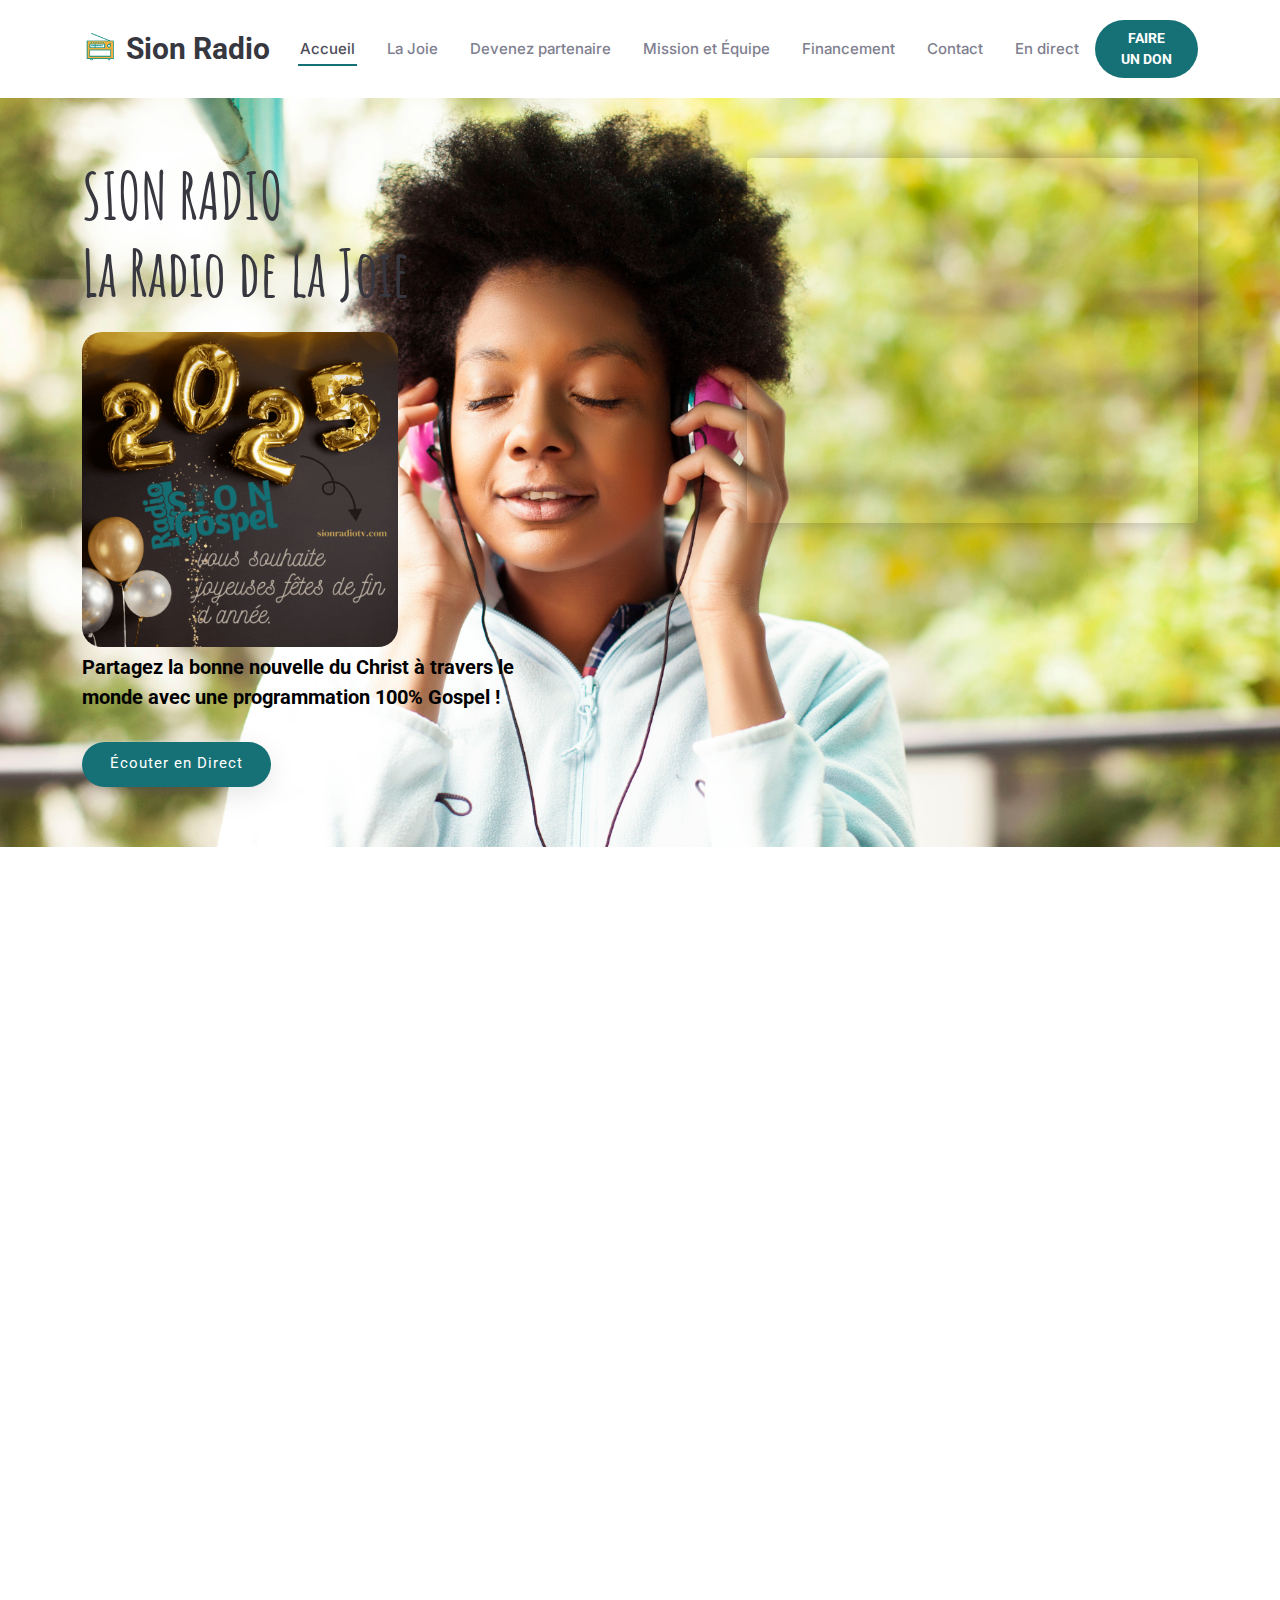
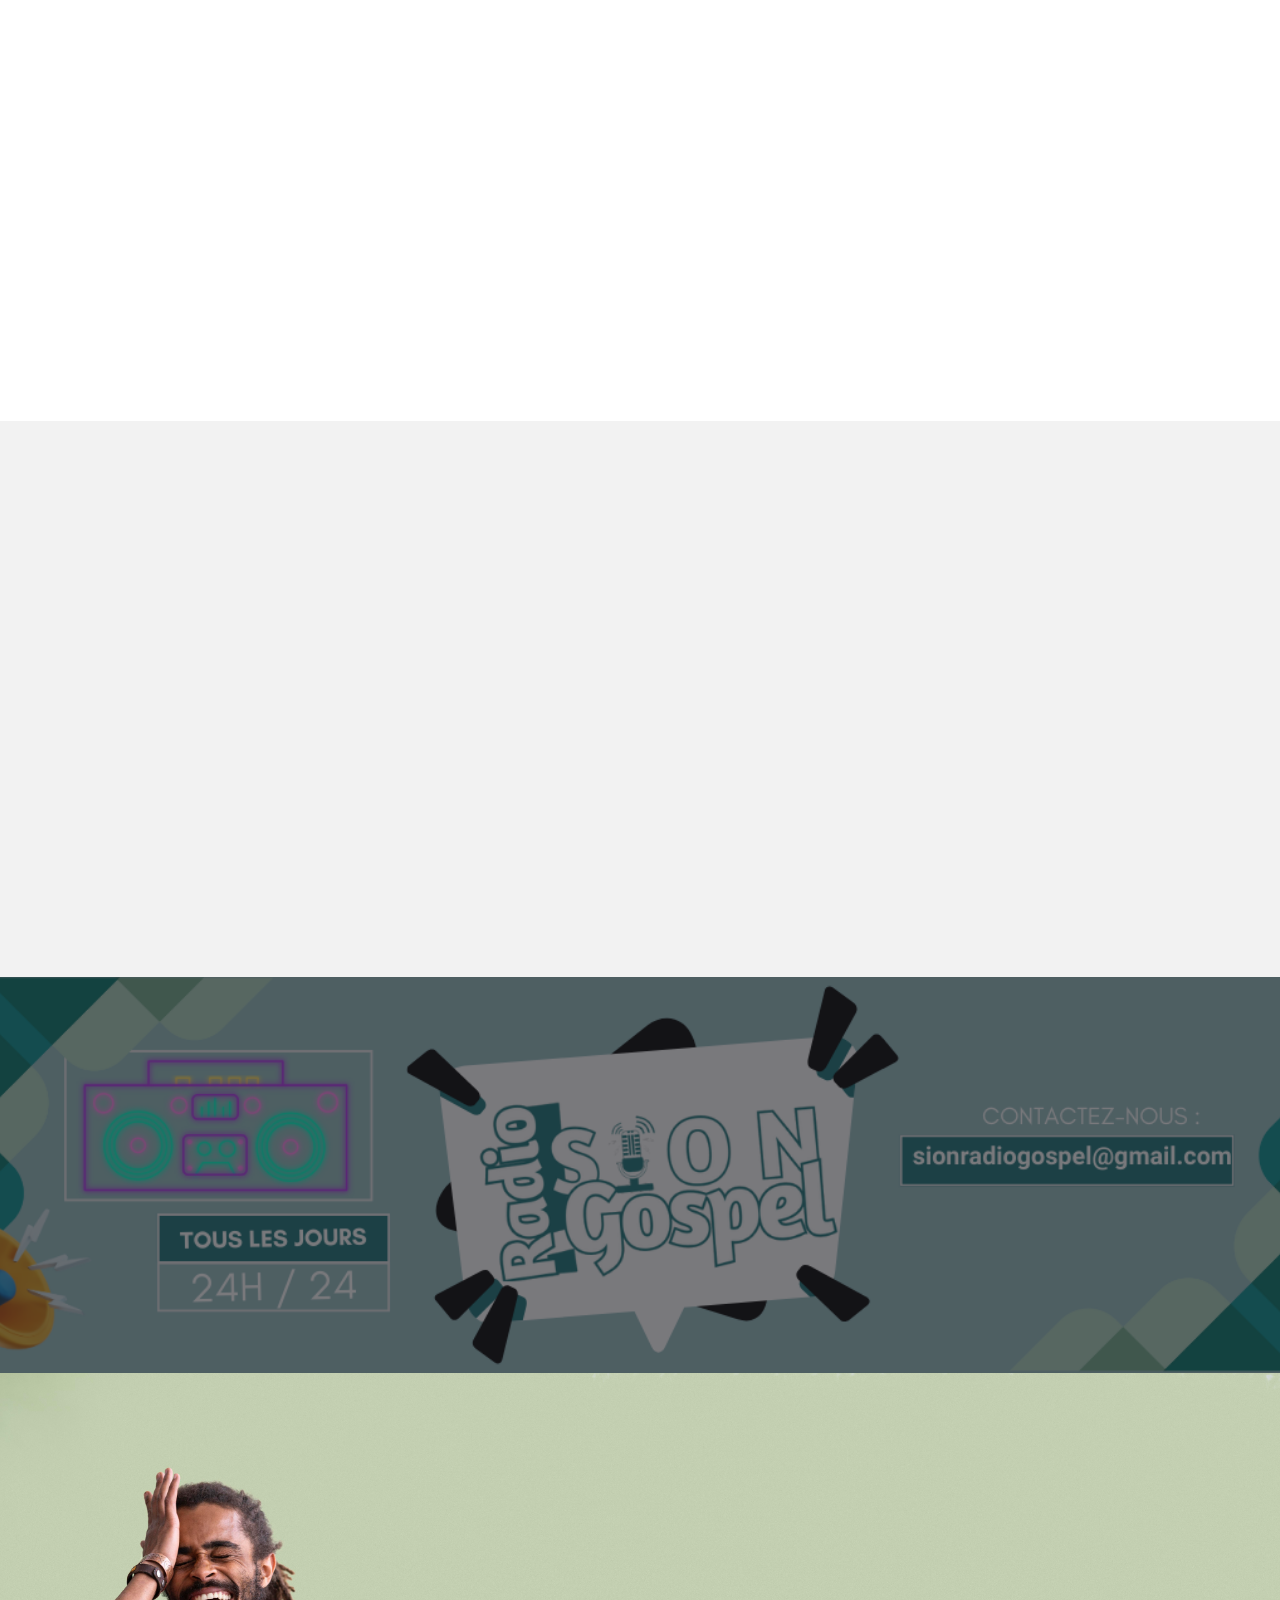
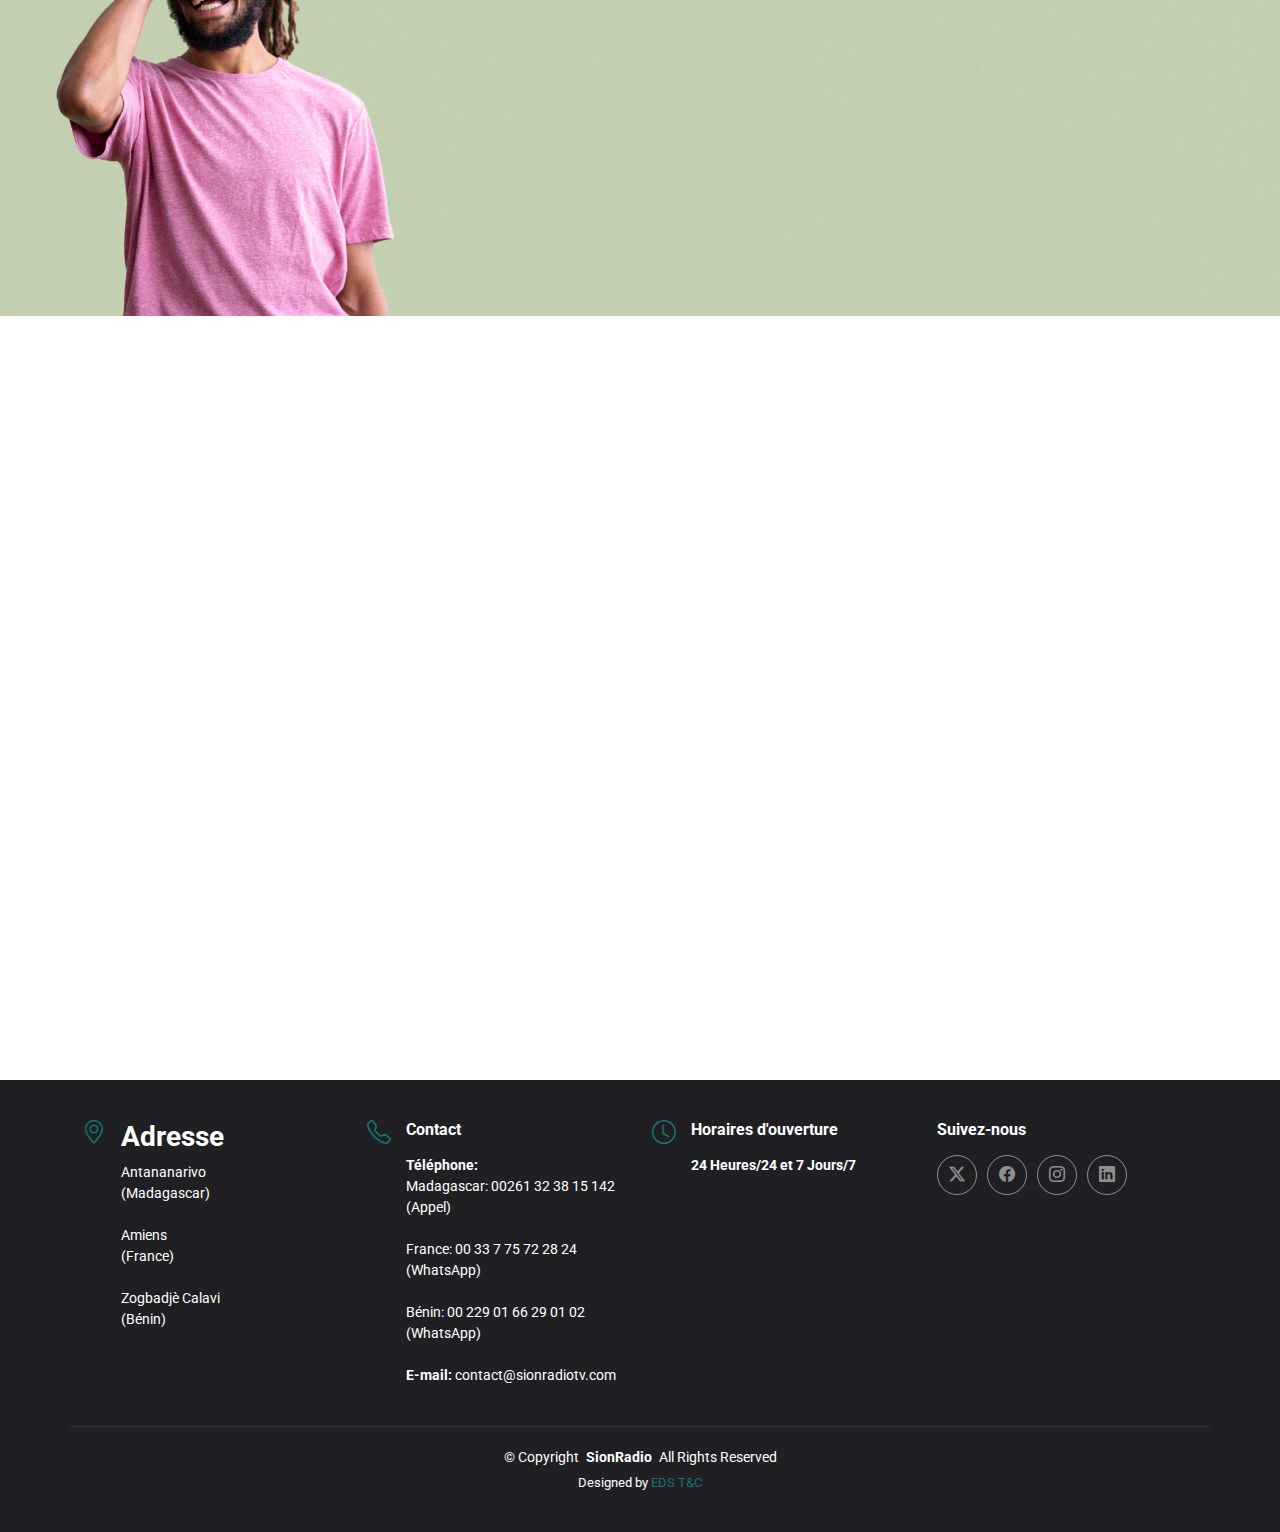
<file: index.html>
<!DOCTYPE html>
<html lang="en">

<head>
  <meta charset="utf-8">
  <meta content="width=device-width, initial-scale=1.0" name="viewport">
  <title>Sion Radio - Près de chez vous</title>
  <meta name="description" content="">
  <meta name="keywords" content="">

  <!-- Favicons -->
  <link href="img/logo1.png" rel="icon">
  <link href="img/logo1.png" rel="apple-touch-icon">

  <!-- Fonts -->
  <link href="https://fonts.googleapis.com" rel="preconnect">
  <link href="https://fonts.gstatic.com" rel="preconnect" crossorigin>
  <link
    href="https://fonts.googleapis.com/css2?family=Roboto:ital,wght@0,100;0,300;0,400;0,500;0,700;0,900;1,100;1,300;1,400;1,500;1,700;1,900&family=Inter:wght@100;200;300;400;500;600;700;800;900&family=Amatic+SC:wght@400;700&display=swap"
    rel="stylesheet">

  <!-- Vendor CSS Files -->


  <link href="assets/vendor/bootstrap/css/bootstrap.min.css" rel="stylesheet">
  <link href="assets/vendor/bootstrap-icons/bootstrap-icons.css" rel="stylesheet">
  <link href="assets/vendor/aos/aos.css" rel="stylesheet">
  <link href="assets/vendor/glightbox/css/glightbox.min.css" rel="stylesheet">
  <link href="assets/vendor/swiper/swiper-bundle.min.css" rel="stylesheet">

  <!-- Main CSS File -->
  <link href="assets/css/main.css" rel="stylesheet">

  <!-- =======================================================
  * Template Name: Yummy
  * Template URL: https://bootstrapmade.com/yummy-bootstrap-restaurant-website-template/
  * Updated: Aug 07 2024 with Bootstrap v5.3.3
  * Author: BootstrapMade.com
  * License: https://bootstrapmade.com/license/
  ======================================================== -->
  <!-- Google tag (gtag.js) -->
  <script async src="https://www.googletagmanager.com/gtag/js?id=G-FQHSNC2VTP"></script>
  <script>
    window.dataLayer = window.dataLayer || [];
    function gtag() { dataLayer.push(arguments); }
    gtag('js', new Date());

    gtag('config', 'G-FQHSNC2VTP');
  </script>
  <script src="https://api.feexpay.me/feexpay-javascript-sdk/index.js"></script>

</head>

<body class="index-page">

  <header id="header" class="header d-flex align-items-center sticky-top">
    <div class="container position-relative d-flex align-items-center justify-content-between">

      <a href="index.html" class="logo d-flex align-items-center me-auto me-xl-0">
        <!-- Uncomment the line below if you also wish to use an image logo -->
        <img src="img/logo1.png" alt="">
        <h1 class="sitename">Sion Radio</h1>

      </a>

      <nav id="navmenu" class="navmenu">
        <ul>
          <li><a href="index.html" class="active">Accueil<br></a></li>
          <li><a href="joie.html">La Joie</a></li>
          <li><a href="partenaire.html">Devenez partenaire</a></li>
          <li><a href="mission.html">Mission et Équipe</a></li>

          <li><a href="financement.html">Financement</a></li> <!-- Nouveau lien vers la page de financement -->

          <li><a href="contact.html">Contact</a></li>

          <li><a href="direct.html">En direct</a></li>

        </ul>
        <i class="mobile-nav-toggle d-xl-none bi bi-list"></i>
      </nav>

      <a class="btn-getstarted" href="#" data-bs-toggle="modal" data-bs-target="#donationModal">
        <center> <strong>FAIRE <br> UN DON</strong> </center>
      </a>

    </div>
  </header>

  <main class="main">

    <!-- Hero Section -->
    <section id="hero" class="hero section light-background"
      style="background-image: url('img/7.png'); background-size: cover; background-position: center;">

      <div class="container">
        <div class="row gy-4 justify-content-center justify-content-lg-between">
          <!-- Texte principal -->
          <div class="col-lg-5 order-2 order-lg-1 d-flex flex-column justify-content-center">
            <h1 data-aos="fade-up">SION RADIO<br>La Radio de la Joie</h1>
            <img src="img/gif2025.gif" alt="Description de l'image" class="img-fluid"
              style="margin-top: 20px; width: 70%; height: auto; border-radius: 20px;">
            <p data-aos="fade-up" data-aos-delay="100">
              <strong style="color: black;"> Partagez la bonne nouvelle du Christ à travers le monde avec une
                programmation 100% Gospel !</strong>
            </p>
            <div class="d-flex" data-aos="fade-up" data-aos-delay="200">
              <a href="direct.html" class="btn-get-started">Écouter en Direct</a>
            </div>
          </div>

          <!-- Lecteur radio -->
          <div class="col-lg-5 order-1 order-lg-2 hero-img" data-aos="zoom-out">

            <iframe class="img-fluid animated"
              src="https://player.radioking.io/sion-radio-gospel/?c=%23167176&c2=%23ffffff&f=v&i=1&p=1&s=0&li=1&popup=1&plc=NaN&h=365&l=undefined&v=2"
              style="border-radius: 5px; width: 100%; height: 365px;  box-shadow: 0px 0px 20px 0px rgba(0,0,0,0.3);"
              frameBorder="0"></iframe>

            <!-- <iframe class="img-fluid animated"
              src="https://player.radioking.io/sion-radio-gospel/?c=%231e7fcb&c2=%23ffffff&f=v&i=1&p=1&s=1&li=1&popup=1&plc=NaN&h=365&l=undefined&v=2&autoplay=1"
              style="border-radius: 5px; width: 100%; height: 365px; box-shadow: 0px 0px 20px 0px rgba(0,0,0,0.3);"
              frameBorder="0">
            </iframe> -->

            <script type="text/javascript" src="https://player.radioking.io/scripts/iframe.bundle.js"></script>
          </div>
        </div>
      </div>

    </section>
    <!-- /Hero Section -->


    <!-- About Section -->
    <section id="about" class="about section">

      <!-- Section Title -->
      <div class="container section-title" data-aos="fade-up">
        <h2>À propos de nous<br></h2>
        <p><span>En savoir plus</span> <span class="description-title">sur SION RADIO</span></p>
      </div><!-- End Section Title -->

      <div class="container">

        <div class="row gy-4">
          <div class="col-lg-7" data-aos="fade-up" data-aos-delay="100">
            <!-- Images section -->
            <div class="image-gallery">
              <img src="img/11.png" class="img-fluid mb-4" alt="SION RADIO en direct" />
              <img src="img/15.png" class="img-fluid mb-4" alt="SION RADIO en direct" />
            </div>
          </div>

          <div class="col-lg-5" data-aos="fade-up" data-aos-delay="250">
            <div class="content ps-0 ps-lg-5">
              <!-- Introduction -->
              <p class="fst-italic">
                SION RADIO est née d'une inspiration divine reçue depuis de longues années. En effet, SION RADIO est une
                radio en ligne, avec une couverture active dans tous les pays du monde.
              </p>

              <!-- Liste des points forts -->
              <ul>
                <li><i class="bi bi-check-circle-fill"></i> <span>SION RADIO c'est du 100% Gospel !</span></li>
                <li><i class="bi bi-check-circle-fill"></i> <span>SION RADIO, ce sont des messages édifiants !</span>
                </li>
                <li><i class="bi bi-check-circle-fill"></i> <span>SION RADIO, ce sont des exhortations remplies
                    d'onction !</span></li>
              </ul>

              <!-- Objectif de la station -->
              <p>
                Notre objectif est de partager l'Évangile de Christ Ressuscité à l’échelle mondiale et le rendre
                accessible à tous, via le Net.
              </p>

              <!-- Appel à l'action : promotion des offres -->
              <p>
                Vous souhaitez que votre logo ainsi que vos messages soient visibles sur notre page ? Désirez-vous que
                vos vidéos soient vues par des milliers de personnes dans le monde entier ? Souhaitez-vous avoir une
                promotion gratuite et une meilleure visibilité en ligne ?
              </p>
              <p>
                Tout ceci est possible ! Serviteurs et Servantes de Dieu, Responsables d'Église et de Centres de
                Prières, SION RADIO met à votre disposition une panoplie d’offres gratuites pour la promotion de vos
                activités en ces temps particuliers.
              </p>

              <!-- Call to action button -->
              <a href="contact.html" class=" mt-4" role="button">Contactez-nous pour plus d’informations</a>

              <!-- Video Section -->
              <div class="position-relative mt-4">
                <!-- Image de fond -->
                <img src="img/12.png" class="img-fluid" alt="Écoutez SION RADIO en vidéo" />

                <!-- Bouton Play pulsant -->
                <a class=" pulsating-play-btn" id="play-radio"></a>
              </div>

              <!-- Lecteur Audio caché -->
              <audio id="sion-radio" src="https://play.radioking.io/sion-radio-gospel" preload="none"></audio>

            </div>
          </div>
        </div>


      </div>

    </section>

    <!-- /About Section -->




    <!-- Why Us Section -->
    <section id="why-us" class="why-us section light-background">
      <div class="container">
        <div class="row gy-4">
          <div class="col-lg-4" data-aos="fade-up" data-aos-delay="100">
            <div class="why-box">
              <h3>Pourquoi Choisir SION RADIO ?</h3>
              <p>
                SION RADIO est une web radio 100% Gospel, dédiée à la propagation de l'Évangile à travers des messages
                édifiants, des exhortations remplies d’onction et des moments de prière. Nous vous offrons une
                plateforme accessible partout dans le monde pour nourrir votre foi et partager la joie du Christ.
              </p>
              <div class="text-center">
                <a href="#hero" class="more-btn"><span>En savoir plus</span> <i class="bi bi-chevron-right"></i></a>
              </div>
            </div>
          </div>

          <div class="col-lg-8 d-flex align-items-stretch">
            <div class="row gy-4" data-aos="fade-up" data-aos-delay="200">

              <div class="col-xl-4">
                <div class="icon-box d-flex flex-column justify-content-center align-items-center">
                  <i class="bi bi-emoji-smile"></i>
                  <h4>La Joie Communicative</h4>
                  <p>Nous partageons la joie du Seigneur avec nos auditeurs à travers une programmation inspirante et
                    dynamique.</p>
                </div>
              </div>

              <div class="col-xl-4" data-aos="fade-up" data-aos-delay="300">
                <div class="icon-box d-flex flex-column justify-content-center align-items-center">
                  <i class="bi bi-mic"></i>
                  <h4>Messages et Enseignements</h4>
                  <p>Profitez d'exhortations, de prédications et de conseils spirituels pour renforcer votre foi au
                    quotidien.</p>
                </div>
              </div>

              <div class="col-xl-4" data-aos="fade-up" data-aos-delay="400">
                <div class="icon-box d-flex flex-column justify-content-center align-items-center">
                  <i class="bi bi-broadcast"></i>
                  <h4>Accessibilité Mondiale</h4>
                  <p>Écoutez SION RADIO depuis n'importe où dans le monde via notre site web ou notre application
                    mobile.</p>
                </div>
              </div>

            </div>
          </div>
        </div>
      </div>
    </section>

    <!-- /Why Us Section -->

    <!-- Stats Section -->
    <section id="stats" class="stats section dark-background"
      style="position: relative; background-image: url('img/ai.png'); background-size: cover; background-position: center;">
      <div class="container position-relative" data-aos="fade-up" data-aos-delay="100">
        <div class="row gy-4">

          <div class="col-lg-3 col-md-6">
            <div class="stats-item text-center w-100 h-100">
              <span data-purecounter-start="0" data-purecounter-end="12000" data-purecounter-duration="1"
                class="purecounter"></span>
              <p>Auditeurs</p>
            </div>
          </div><!-- End Stats Item -->

          <div class="col-lg-3 col-md-6">
            <div class="stats-item text-center w-100 h-100">
              <span data-purecounter-start="0" data-purecounter-end="300" data-purecounter-duration="1"
                class="purecounter"></span>
              <p>Diffusions</p>
            </div>
          </div><!-- End Stats Item -->

          <div class="col-lg-3 col-md-6">
            <div class="stats-item text-center w-100 h-100">
              <span data-purecounter-start="0" data-purecounter-end="8000" data-purecounter-duration="1"
                class="purecounter"></span>
              <p>Heures de Programmation</p>
            </div>
          </div><!-- End Stats Item -->

          <div class="col-lg-3 col-md-6">
            <div class="stats-item text-center w-100 h-100">
              <span data-purecounter-start="0" data-purecounter-end="50" data-purecounter-duration="1"
                class="purecounter"></span>
              <p>Animateurs</p>
            </div>
          </div><!-- End Stats Item -->

        </div>
      </div>
    </section>
    <!-- /Stats Section -->


    <!-- Testimonials Section -->
    <section id="testimonials" class="testimonials section light-background"
      style="position: relative; background-image: url('img/22.png'); background-size: cover; background-position: center;">

      <!-- Section Title -->
      <div class="container section-title" data-aos="fade-up" style="position: relative; z-index: 2;">
        <h2>Temoignages</h2>
        <p>Découvrez ce que <span class="description-title">nos auditeurs pensent de nous</span></p>
      </div><!-- End Section Title -->

      <div class="container" data-aos="fade-up" data-aos-delay="100" style="position: relative; z-index: 2;">

        <div class="swiper init-swiper">
          <script type="application/json" class="swiper-config">
            {
              "loop": true,
              "speed": 600,
              "autoplay": {
                "delay": 5000
              },
              "slidesPerView": "auto",
              "pagination": {
                "el": ".swiper-pagination",
                "type": "bullets",
                "clickable": true
              }
            }
          </script>
          <div class="swiper-wrapper">
            <!-- 1er témoignage -->
            <div class="swiper-slide">
              <div class="testimonial-item">
                <div class="row gy-4 justify-content-center">
                  <div class="col-lg-6">
                    <div class="testimonial-content">
                      <p>
                        <i class="bi bi-quote quote-icon-left"></i>
                        <span>"SION RADIO est bien plus qu'une simple station. C'est un
                          véritable moteur d'inspiration dans ma vie. Les messages sont
                          toujours édifiants et remplis de sagesse. J'écoute tous les jours,
                          et cela me renforce dans ma foi."</span>
                        <i class="bi bi-quote quote-icon-right"></i>
                      </p>
                      <h3>Jean Dubois</h3>
                      <h4>Auditeur fidèle</h4>
                      <div class="stars">
                        <i class="bi bi-star-fill"></i><i class="bi bi-star-fill"></i><i class="bi bi-star-fill"></i><i
                          class="bi bi-star-fill"></i><i class="bi bi-star-fill"></i>
                      </div>
                    </div>
                  </div>
                  <div class="col-lg-2 text-center">
                    <img src="assets/img/testimonials/testimonials-1.jpg" class="img-fluid testimonial-img"
                      alt="Jean Dubois">
                  </div>
                </div>
              </div>
            </div><!-- End testimonial item -->

            <!-- 2e témoignage -->
            <div class="swiper-slide">
              <div class="testimonial-item">
                <div class="row gy-4 justify-content-center">
                  <div class="col-lg-6">
                    <div class="testimonial-content">
                      <p>
                        <i class="bi bi-quote quote-icon-left"></i>
                        <span>"Une radio unique, où chaque message résonne profondément dans le
                          cœur. Les animateurs sont passionnés et l'atmosphère qu'ils créent
                          est vraiment spéciale. J'ai découvert une nouvelle source de paix
                          intérieure grâce à SION RADIO."</span>
                        <i class="bi bi-quote quote-icon-right"></i>
                      </p>
                      <h3>Élodie Bernard</h3>
                      <h4>Auditrice passionnée</h4>
                      <div class="stars">
                        <i class="bi bi-star-fill"></i><i class="bi bi-star-fill"></i><i class="bi bi-star-fill"></i><i
                          class="bi bi-star-fill"></i><i class="bi bi-star-fill"></i>
                      </div>
                    </div>
                  </div>
                  <div class="col-lg-2 text-center">
                    <img src="assets/img/testimonials/testimonials-2.jpg" class="img-fluid testimonial-img"
                      alt="Élodie Bernard">
                  </div>
                </div>
              </div>
            </div>

            <div class="swiper-slide">
              <div class="testimonial-item">
                <div class="row gy-4 justify-content-center">
                  <div class="col-lg-6">
                    <div class="testimonial-content">
                      <p>
                        <i class="bi bi-quote quote-icon-left"></i>
                        <span>"SION RADIO m'accompagne tous les jours dans ma vie spirituelle. Chaque émission me touche
                          et m'inspire à vivre ma foi avec plus d'engagement. C'est une bénédiction d'avoir une telle
                          ressource à portée de main."</span>
                        <i class="bi bi-quote quote-icon-right"></i>
                      </p>
                      <h3>Alice Leblanc</h3>
                      <h4>Auditrice engagée</h4>
                      <div class="stars">
                        <i class="bi bi-star-fill"></i><i class="bi bi-star-fill"></i><i class="bi bi-star-fill"></i><i
                          class="bi bi-star-fill"></i><i class="bi bi-star-fill"></i>
                      </div>
                    </div>
                  </div>
                  <div class="col-lg-2 text-center">
                    <img src="assets/img/testimonials/testimonials-3.jpg" class="img-fluid testimonial-img"
                      alt="Alice Leblanc">
                  </div>
                </div>
              </div>
            </div><!-- End testimonial item -->

            <div class="swiper-slide">
              <div class="testimonial-item">
                <div class="row gy-4 justify-content-center">
                  <div class="col-lg-6">
                    <div class="testimonial-content">
                      <p>
                        <i class="bi bi-quote quote-icon-left"></i>
                        <span>"Un grand merci à l'équipe de SION RADIO pour les merveilleux moments de prière et de
                          méditation partagés. Votre station est une véritable bénédiction pour nous tous."</span>
                        <i class="bi bi-quote quote-icon-right"></i>
                      </p>
                      <h3>François Martin</h3>
                      <h4>Auditeur reconnaissant</h4>
                      <div class="stars">
                        <i class="bi bi-star-fill"></i><i class="bi bi-star-fill"></i><i class="bi bi-star-fill"></i><i
                          class="bi bi-star-fill"></i><i class="bi bi-star-fill"></i>
                      </div>
                    </div>
                  </div>
                  <div class="col-lg-2 text-center">
                    <img src="assets/img/testimonials/testimonials-4.jpg" class="img-fluid testimonial-img"
                      alt="François Martin">
                  </div>
                </div>
              </div>
            </div><!-- End testimonial item -->

          </div>
          <div class="swiper-pagination"></div>
        </div>

      </div>

    </section><!-- /Testimonials Section -->



    <!-- Events Section -->
    <section id="events" class="events section">

      <div class="container-fluid" data-aos="fade-up" data-aos-delay="100">

        <div class="swiper init-swiper">
          <script type="application/json" class="swiper-config">
          {
            "loop": true,
            "speed": 600,
            "autoplay": {
              "delay": 5000
            },
            "slidesPerView": "auto",
            "pagination": {
              "el": ".swiper-pagination",
              "type": "bullets",
              "clickable": true
            },
            "breakpoints": {
              "320": {
                "slidesPerView": 1,
                "spaceBetween": 40
              },
              "1200": {
                "slidesPerView": 3,
                "spaceBetween": 1
              }
            }
          }
        </script>
          <div class="swiper-wrapper">

            <!-- Event 1: Emission Spirituelle -->
            <div class="swiper-slide event-item d-flex flex-column justify-content-end"
              style="background-image: url(img/3.png)">
              <h3>Emission Spirituelle</h3>
              <p class="description">
                Rejoignez-nous pour une émission spéciale, où nous aborderons des sujets de foi et d'inspiration. Un
                moment de partage et de prière en direct, avec nos invités et nos animateurs passionnés.
              </p>
            </div><!-- End Event item -->

            <!-- Event 2: Témoignages en Direct -->
            <div class="swiper-slide event-item d-flex flex-column justify-content-end"
              style="background-image: url(img/21.png)">
              <h3>Témoignages en Direct</h3>
              <p class="description">
                Participez à notre émission en direct où nos auditeurs partageront leurs témoignages inspirants. Une
                belle occasion de se connecter à la communauté et de recevoir des encouragements.
              </p>
            </div><!-- End Event item -->

            <!-- Event 3: Prière en Communauté -->
            <div class="swiper-slide event-item d-flex flex-column justify-content-end"
              style="background-image: url(img/101.png)">
              <h3>Prière en Communauté</h3>
              <p class="description">
                Joignez-vous à nous pour un événement spécial de prière. Ensemble, prions pour nos familles, nos amis et
                nos projets. Un moment fort de solidarité et de partage spirituel.
              </p>
            </div><!-- End Event item -->

            <!-- Event 4: Concert Gospel en Direct -->
            <div class="swiper-slide event-item d-flex flex-column justify-content-end"
              style="background-image: url(img/8.png)">
              <h3>Concert Gospel</h3>
              <p class="description">
                Ne manquez pas notre concert Gospel en direct ! Un événement vibrant et émouvant, où la musique et la
                foi se rencontrent pour offrir un moment inoubliable.
              </p>
            </div><!-- End Event item -->

          </div>
          <div class="swiper-pagination"></div>
        </div>

      </div>

    </section>


  </main>

  <footer id="footer" class="footer dark-background">

    <div class="container">
      <div class="row gy-3">
        <div class="col-lg-3 col-md-6 d-flex">
          <i class="bi bi-geo-alt icon"></i>
          <div class="address">
            <h3> <strong>Adresse</strong> </h3>
            <p>Antananarivo </p> <span>(Madagascar)</span>
            <br><br>
            <p>Amiens </p> <span>(France)</span>
            <br><br>
            <p>Zogbadjè Calavi</p> <span>(Bénin)</span>
          </div>
        </div>

        <div class="col-lg-3 col-md-6 d-flex">
          <i class="bi bi-telephone icon"></i>
          <div>
            <h4>Contact</h4>
            <p>
              <strong>Téléphone:</strong>
              <br>
              <span>Madagascar:</span>
              <span>00261 32 38 15 142<br>(Appel)</span>
              <br> <br>
              <span>France:</span>
              <span>00 33 7 75 72 28 24 (WhatsApp)</span>
              <br> <br>
              <span>Bénin:</span>
              <span>00 229 01 66 29 01 02 (WhatsApp)</span>
              <br><br>
              <strong>E-mail:</strong>
              <span>contact@sionradiotv.com</span>
            </p>
          </div>
        </div>

        <div class="col-lg-3 col-md-6 d-flex">
          <i class="bi bi-clock icon"></i>
          <div>
            <h4>Horaires d'ouverture</h4>
            <p>
              <strong>24 Heures/24 et 7 Jours/7</strong>
            </p>
          </div>
        </div>

        <div class="col-lg-3 col-md-6">
          <h4>Suivez-nous</h4>
          <div class="social-links d-flex">
            <a href="#" class="twitter"><i class="bi bi-twitter-x"></i></a>
            <a href="#" class="facebook"><i class="bi bi-facebook"></i></a>
            <a href="#" class="instagram"><i class="bi bi-instagram"></i></a>
            <a href="#" class="linkedin"><i class="bi bi-linkedin"></i></a>
          </div>
        </div>

      </div>
    </div>

    <div class="container copyright text-center mt-4">
      <p>© <span>Copyright</span> <strong class="px-1 sitename">SionRadio</strong> <span>All Rights Reserved</span></p>
      <div class="credits">
        <!-- All the links in the footer should remain intact. -->
        <!-- You can delete the links only if you've purchased the pro version. -->
        <!-- Licensing information: https://bootstrapmade.com/license/ -->
        <!-- Purchase the pro version with working PHP/AJAX contact form: [buy-url] -->
        Designed by <a href="">EDS T&C</a>
      </div>
    </div>

  </footer>

  <!-- Scroll Top -->
  <a href="#" id="scroll-top" class="scroll-top d-flex align-items-center justify-content-center"><i
      class="bi bi-arrow-up-short"></i></a>

  <div class="modal fade" id="donationModal" tabindex="-1" aria-labelledby="donationModalLabel" aria-hidden="true">
    <div class="modal-dialog">
      <div class="modal-content">
        <div class="modal-header">
          <h5 class="modal-title" id="donationModalLabel">Faire un don</h5>
          <button type="button" class="btn-close" data-bs-dismiss="modal" aria-label="Close"></button>
        </div>
        <div class="modal-body">
          <form id="donationForm">
            <div class="mb-3">
              <label for="donationAmount" class="form-label">Montant du don (XOF)</label>
              <input type="number" class="form-control" id="donationAmount" placeholder="Entrez le montant" required>
            </div>
            <div class="mb-3">
              <label for="paymentMethod" class="form-label">Mode de paiement</label>
              <select class="form-select" id="paymentMethod" required>
                <option value="MOBILE">Mobile Money</option>
                <option value="CARD">Carte Bancaire</option>
              </select>
            </div>
          </form>
          <!-- Conteneur pour le bouton généré par FeexPay -->
          <div id="render" class="mt-3"></div>
        </div>
        <div class="modal-footer">
          <button type="button" class="btn btn-secondary" data-bs-dismiss="modal">Annuler</button>
          <button type="button" class="btn btn-success" id="confirmDonation">Confirmer</button>
        </div>
      </div>
    </div>
  </div>

  <!-- Preloader -->
  <div id="preloader"></div>
  <script>
    const playButton = document.getElementById('play-radio');
    const audioPlayer = document.getElementById('sion-radio');

    playButton.addEventListener('click', (event) => {
      event.preventDefault();
      if (audioPlayer.paused) {
        audioPlayer.play();
        playButton.title = 'Arrêtez la radio';
        playButton.style.background = 'rgba(0, 255, 0, 0.8)'; // Change de couleur pour indiquer l'état "lecture"
      } else {
        audioPlayer.pause();
        playButton.title = 'Écoutez notre radio en direct';
        playButton.style.background = 'rgba(255, 0, 0, 0.8)'; // Retour à l'état initial
      }
    });
  </script>

  <!-- Vendor JS Files -->
  <script src="assets/vendor/bootstrap/js/bootstrap.bundle.min.js"></script>
  <script src="assets/vendor/aos/aos.js"></script>
  <script src="assets/vendor/glightbox/js/glightbox.min.js"></script>
  <script src="assets/vendor/purecounter/purecounter_vanilla.js"></script>
  <script src="assets/vendor/swiper/swiper-bundle.min.js"></script>

  <!-- Main JS File -->
  <script src="assets/js/main.js" defer></script>
  <script src="assets/js/paiement.js"></script>
</body>

</html>
</file>
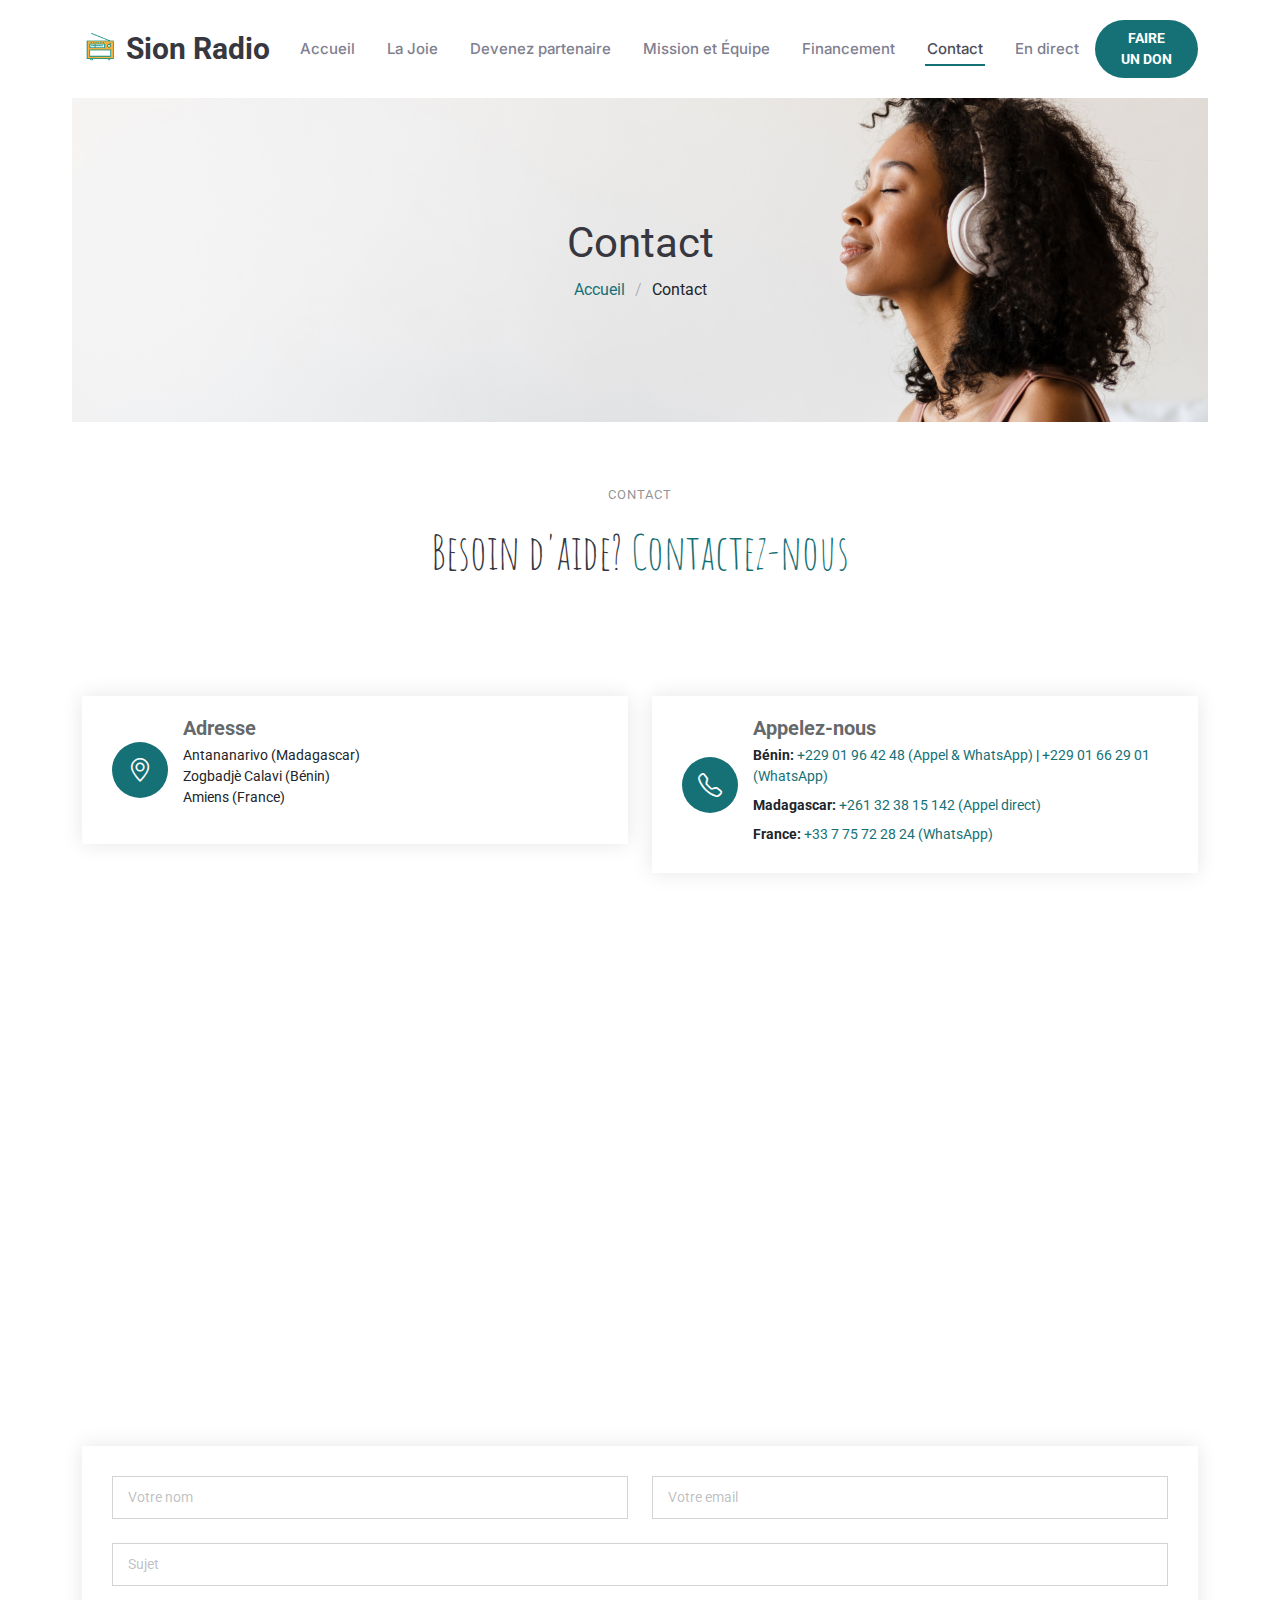
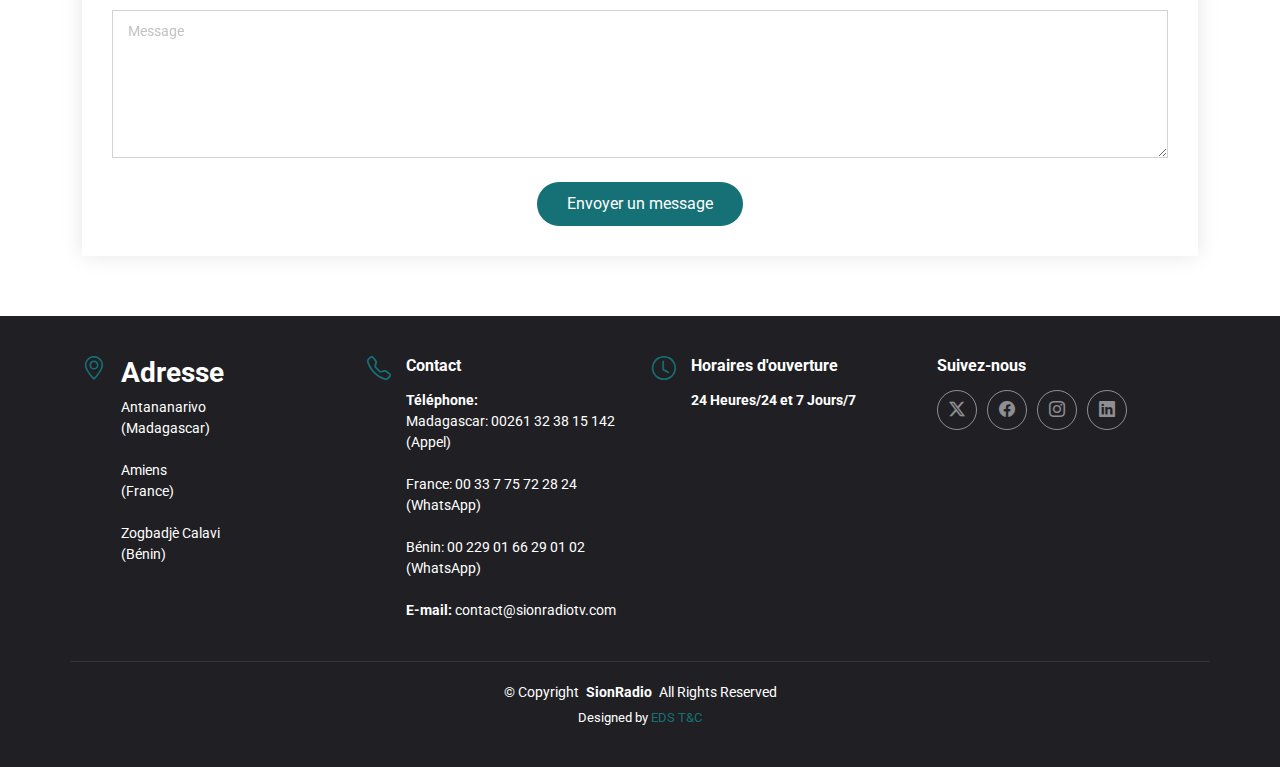
<file: contact.html>
<!DOCTYPE html>
<html lang="en">

<head>
  <meta charset="utf-8">
  <meta content="width=device-width, initial-scale=1.0" name="viewport">
  <title>Contact - Sion Radio Gospel TV</title>
  <meta name="description"
    content="Contactez Sion Radio Gospel TV pour des témoignages, des demandes de prière, ou toute autre suggestion. Nous sommes là pour vous aider.">
  <meta name="keywords"
    content="contact Sion Radio, prière, témoignages, aide spirituelle, suggestions, questions, radio gospel, bénin, madagascar, france">

  <!-- Favicons -->
  <link href="img/logo1.png" rel="icon">
  <link href="img/logo1.png" rel="apple-touch-icon">

  <!-- Fonts -->
  <link href="https://fonts.googleapis.com" rel="preconnect">
  <link href="https://fonts.gstatic.com" rel="preconnect" crossorigin>
  <link
    href="https://fonts.googleapis.com/css2?family=Roboto:ital,wght@0,100;0,300;0,400;0,500;0,700;0,900;1,100;1,300;1,400;1,500;1,700;1,900&family=Inter:wght@100;200;300;400;500;600;700;800;900&family=Amatic+SC:wght@400;700&display=swap"
    rel="stylesheet">

  <!-- Vendor CSS Files -->


  <link href="assets/vendor/bootstrap/css/bootstrap.min.css" rel="stylesheet">
  <link href="assets/vendor/bootstrap-icons/bootstrap-icons.css" rel="stylesheet">
  <link href="assets/vendor/aos/aos.css" rel="stylesheet">
  <link href="assets/vendor/glightbox/css/glightbox.min.css" rel="stylesheet">
  <link href="assets/vendor/swiper/swiper-bundle.min.css" rel="stylesheet">

  <!-- Main CSS File -->
  <link href="assets/css/main.css" rel="stylesheet">

  <!-- =======================================================
  * Template Name: Yummy
  * Template URL: https://bootstrapmade.com/yummy-bootstrap-restaurant-website-template/
  * Updated: Aug 07 2024 with Bootstrap v5.3.3
  * Author: BootstrapMade.com
  * License: https://bootstrapmade.com/license/
  ======================================================== -->
  <!-- Google tag (gtag.js) -->
  <script async src="https://www.googletagmanager.com/gtag/js?id=G-FQHSNC2VTP"></script>
  <script>
    window.dataLayer = window.dataLayer || [];
    function gtag() { dataLayer.push(arguments); }
    gtag('js', new Date());

    gtag('config', 'G-FQHSNC2VTP');
  </script>
  <script src="https://api.feexpay.me/feexpay-javascript-sdk/index.js"></script>

</head>

<body class="starter-page-page">

  <header id="header" class="header d-flex align-items-center sticky-top">
    <div class="container position-relative d-flex align-items-center justify-content-between">

      <a href="index.html" class="logo d-flex align-items-center me-auto me-xl-0">
        <!-- Uncomment the line below if you also wish to use an image logo -->
        <img src="img/logo1.png" alt="Logo de Sion Radio Gospel tv">
        <h1 class="sitename">Sion Radio</h1>

      </a>

      <nav id="navmenu" class="navmenu">
        <ul>
          <li><a href="index.html">Accueil<br></a></li>
          <li><a href="joie.html">La Joie</a></li>
          <li><a href="partenaire.html">Devenez partenaire</a></li>
          <li><a href="mission.html">Mission et Équipe</a></li>

          <li><a href="financement.html">Financement</a></li> <!-- Nouveau lien vers la page de financement -->

          <li><a href="contact.html" class="active">Contact</a></li>

          <li><a href="direct.html">En direct</a></li>

        </ul>
        <i class="mobile-nav-toggle d-xl-none bi bi-list"></i>
      </nav>

      <a class="btn-getstarted" href="#" data-bs-toggle="modal" data-bs-target="#donationModal">
        <center> <strong>FAIRE <br> UN DON</strong> </center>
      </a>

    </div>
  </header>

  <main class="main">



    <!-- Page Title -->
    <div class="page-title" data-aos="fade" style="background: url('img/20.png') no-repeat center center/cover;">
      <div class="container">
        <h1>Contact</h1>
        <nav class="breadcrumbs">
          <ol>
            <li><a href="index.html">Accueil</a></li>
            <li class="current">Contact</li>
          </ol>
        </nav>
      </div>
    </div><!-- End Page Title -->

    <!-- Contact Section -->
    <section id="contact" class="contact section">

      <!-- Section Title -->
      <div class="container section-title" data-aos="fade-up">
        <h2>Contact</h2>
        <p><span>Besoin d'aide?</span> <span class="description-title">Contactez-nous</span></p>
      </div><!-- End Section Title -->

      <div class="container" data-aos="fade-up" data-aos-delay="100">

        <div class="mb-5">
          <!-- <iframe style="width: 100%; height: 400px;"
            src="https://www.google.com/maps/embed?pb=!1m14!1m8!1m3!1d12097.433213460943!2d-74.0062269!3d40.7101282!3m2!1i1024!2i768!4f13.1!3m3!1m2!1s0x0%3A0xb89d1fe6bc499443!2sDowntown+Conference+Center!5e0!3m2!1smk!2sbg!4v1539943755621"
            frameborder="0" allowfullscreen=""></iframe> -->
        </div><!-- End Google Maps -->

        <div class="row gy-4">
          <div class="col-md-6">
              <div class="info-item d-flex align-items-center" data-aos="fade-up" data-aos-delay="200">
                  <i class="icon bi bi-geo-alt flex-shrink-0"></i>
                  <div>
                      <h3>Adresse</h3>
                      <address>
                          <p>Antananarivo (Madagascar)</p>
                          <p>Zogbadjè Calavi (Bénin)</p>
                          <p>Amiens (France)</p>
                      </address>
                  </div>
              </div>
          </div>
      
          <div class="col-md-6">
              <div class="info-item d-flex align-items-center" data-aos="fade-up" data-aos-delay="300">
                  <i class="icon bi bi-telephone flex-shrink-0"></i>
                  <div>
                      <h3>Appelez-nous</h3>
                      <div class="contact-info">
                          <p class="mb-2"><strong>Bénin:</strong> 
                              <a href="tel:+22901964248" class="phone-number">+229 01 96 42 48 (Appel & WhatsApp)</a> | 
                              <a href="tel:+22901662901" class="phone-number">+229 01 66 29 01 (WhatsApp)</a>
                          </p>
                          <p class="mb-2"><strong>Madagascar:</strong> 
                              <a href="tel:+261323815142" class="phone-number">+261 32 38 15 142 (Appel direct)</a>
                          </p>
                          <p class="mb-2"><strong>France:</strong> 
                              <a href="tel:+33775722824" class="phone-number">+33 7 75 72 28 24 (WhatsApp)</a>
                          </p>
                      </div>
                  </div>
              </div>
          </div>
      
          <div class="col-md-6">
              <div class="info-item d-flex align-items-center" data-aos="fade-up" data-aos-delay="400">
                  <i class="icon bi bi-envelope flex-shrink-0"></i>
                  <div>
                      <h3>Envoyez-nous un e-mail</h3>
                      <a href="mailto:contact@sionradiotv.com" class="email-link">contact@sionradiotv.com</a>
                  </div>
              </div>
          </div>
      
          <div class="col-md-6">
              <div class="info-item d-flex align-items-center" data-aos="fade-up" data-aos-delay="500">
                  <i class="icon bi bi-clock flex-shrink-0"></i>
                  <div>
                      <h3>Horaires d'ouverture</h3>
                      <p>Ouvert <strong>24h/24, 7j/7</strong></p>
                  </div>
              </div>
          </div>
      </div>

        <section id="intro" class="intro section">
          <div class="container" data-aos="fade-up">
            <h2>Comment pouvons-nous vous aider ?</h2>
            <p>Votre voix compte pour nous ! Que ce soit pour partager votre histoire, demander une prière ou proposer
              une idée, nous sommes là pour vous écouter.</p>
            <p>Cette page est conçue pour vous permettre de :</p>
            <ul>
              <li>Témoigner de ce que Dieu a fait dans votre vie</li>
              <li>Faire des demandes de prière spécifiques</li>
              <li>Envoyer vos suggestions ou poser des questions</li>
              <li>Partager vos besoins ou préoccupations</li>
            </ul>
            <p>Vous êtes précieux pour nous, et c'est avec un immense honneur que nous vous écouterons. N'attendez plus,
              remplissez le formulaire ci-dessous et notre équipe vous répondra avec joie.</p>
          </div>
        </section>

        <!-- End Contact Form -->
        <form id="contact-form" class="php-email-form">
          <div class="row gy-4">
            <div class="col-md-6">
              <input type="text" name="name" class="form-control" placeholder="Votre nom" required>
            </div>
            <div class="col-md-6">
              <input type="email" name="email" class="form-control" placeholder="Votre email" required>
            </div>
            <div class="col-md-12">
              <input type="text" name="subject" class="form-control" placeholder="Sujet" required>
            </div>
            <div class="col-md-12">
              <textarea name="message" class="form-control" rows="6" placeholder="Message" required></textarea>
            </div>
            <div class="col-md-12 text-center">
              <button type="submit">Envoyer un message</button>
            </div>
          </div>
        </form>

      </div>

    </section><!-- /Contact Section -->

  </main>

  <footer id="footer" class="footer dark-background">

    <div class="container">
      <div class="row gy-3">
        <div class="col-lg-3 col-md-6 d-flex">
          <i class="bi bi-geo-alt icon"></i>
          <div class="address">
            <h3> <strong>Adresse</strong> </h3>
            <p>Antananarivo </p> <span>(Madagascar)</span>
            <br><br>
            <p>Amiens </p> <span>(France)</span>
            <br><br>
            <p>Zogbadjè Calavi</p> <span>(Bénin)</span>
          </div>
        </div>

        <div class="col-lg-3 col-md-6 d-flex">
          <i class="bi bi-telephone icon"></i>
          <div>
            <h4>Contact</h4>
            <p>
              <strong>Téléphone:</strong>
              <br>
              <span>Madagascar:</span>
              <span>00261 32 38 15 142<br>(Appel)</span>
              <br> <br>
              <span>France:</span>
              <span>00 33 7 75 72 28 24 (WhatsApp)</span>
              <br> <br>
              <span>Bénin:</span>
              <span>00 229 01 66 29 01 02 (WhatsApp)</span>
              <br><br>
              <strong>E-mail:</strong>
              <span>contact@sionradiotv.com</span>
            </p>
          </div>
        </div>

        <div class="col-lg-3 col-md-6 d-flex">
          <i class="bi bi-clock icon"></i>
          <div>
            <h4>Horaires d'ouverture</h4>
            <p>
              <strong>24 Heures/24 et 7 Jours/7</strong>
            </p>
          </div>
        </div>

        <div class="col-lg-3 col-md-6">
          <h4>Suivez-nous</h4>
          <div class="social-links d-flex">
            <a href="#" class="twitter"><i class="bi bi-twitter-x"></i></a>
            <a href="#" class="facebook"><i class="bi bi-facebook"></i></a>
            <a href="#" class="instagram"><i class="bi bi-instagram"></i></a>
            <a href="#" class="linkedin"><i class="bi bi-linkedin"></i></a>
          </div>
        </div>

      </div>
    </div>

    <div class="container copyright text-center mt-4">
      <p>© <span>Copyright</span> <strong class="px-1 sitename">SionRadio</strong> <span>All Rights Reserved</span></p>
      <div class="credits">
        <!-- All the links in the footer should remain intact. -->
        <!-- You can delete the links only if you've purchased the pro version. -->
        <!-- Licensing information: https://bootstrapmade.com/license/ -->
        <!-- Purchase the pro version with working PHP/AJAX contact form: [buy-url] -->
        Designed by <a href="">EDS T&C</a>
      </div>
    </div>

  </footer>

  <!-- Scroll Top -->
  <a href="#" id="scroll-top" class="scroll-top d-flex align-items-center justify-content-center"><i
      class="bi bi-arrow-up-short"></i></a>

  <div class="modal fade" id="donationModal" tabindex="-1" aria-labelledby="donationModalLabel" aria-hidden="true">
    <div class="modal-dialog">
      <div class="modal-content">
        <div class="modal-header">
          <h5 class="modal-title" id="donationModalLabel">Faire un don</h5>
          <button type="button" class="btn-close" data-bs-dismiss="modal" aria-label="Close"></button>
        </div>
        <div class="modal-body">
          <form id="donationForm">
            <div class="mb-3">
              <label for="donationAmount" class="form-label">Montant du don (XOF)</label>
              <input type="number" class="form-control" id="donationAmount" placeholder="Entrez le montant" required>
            </div>
            <div class="mb-3">
              <label for="paymentMethod" class="form-label">Mode de paiement</label>
              <select class="form-select" id="paymentMethod" required>
                <option value="MOBILE">Mobile Money</option>
                <option value="CARD">Carte Bancaire</option>
              </select>
            </div>
          </form>
          <!-- Conteneur pour le bouton généré par FeexPay -->
          <div id="render" class="mt-3"></div>
        </div>
        <div class="modal-footer">
          <button type="button" class="btn btn-secondary" data-bs-dismiss="modal">Annuler</button>
          <button type="button" class="btn btn-success" id="confirmDonation">Confirmer</button>
        </div>
      </div>
    </div>
  </div>

  <!-- Preloader -->
  <div id="preloader"></div>

  <!-- Toast Notification -->
  <div class="toast-container position-fixed top-0 end-0 p-3" style="z-index: 1100;">
    <div class="toast" role="alert" aria-live="assertive" aria-atomic="true" data-bs-autohide="true"
      data-bs-delay="3000">
      <div class="toast-header bg-success text-white">
        <i class="bi bi-check-circle me-2"></i>
        <strong class="me-auto">Succès</strong>
        <button type="button" class="btn-close btn-close-white" data-bs-dismiss="toast" aria-label="Close"></button>
      </div>
      <div class="toast-body bg-success text-white">
        Votre message a ét envoyé avec succès. Merci !
      </div>
    </div>
  </div>

  <!-- Vendor JS Files -->
  <script src="https://cdn.emailjs.com/dist/email.min.js"></script>
  <!-- // Ajoutez ce script à la fin de votre fichier, juste avant la balise </body> -->
  <script src="assets/js/emailcontact.js"></script>

  <script src="assets/vendor/bootstrap/js/bootstrap.bundle.min.js"></script>
  <script src="assets/vendor/aos/aos.js"></script>
  <script src="assets/vendor/glightbox/js/glightbox.min.js"></script>
  <script src="assets/vendor/purecounter/purecounter_vanilla.js"></script>
  <script src="assets/vendor/swiper/swiper-bundle.min.js"></script>

  <!-- Main JS File -->
  <script src="assets/js/main.js" defer></script>
  <script src="assets/js/paiement.js"></script>
</body>

</html>
</file>
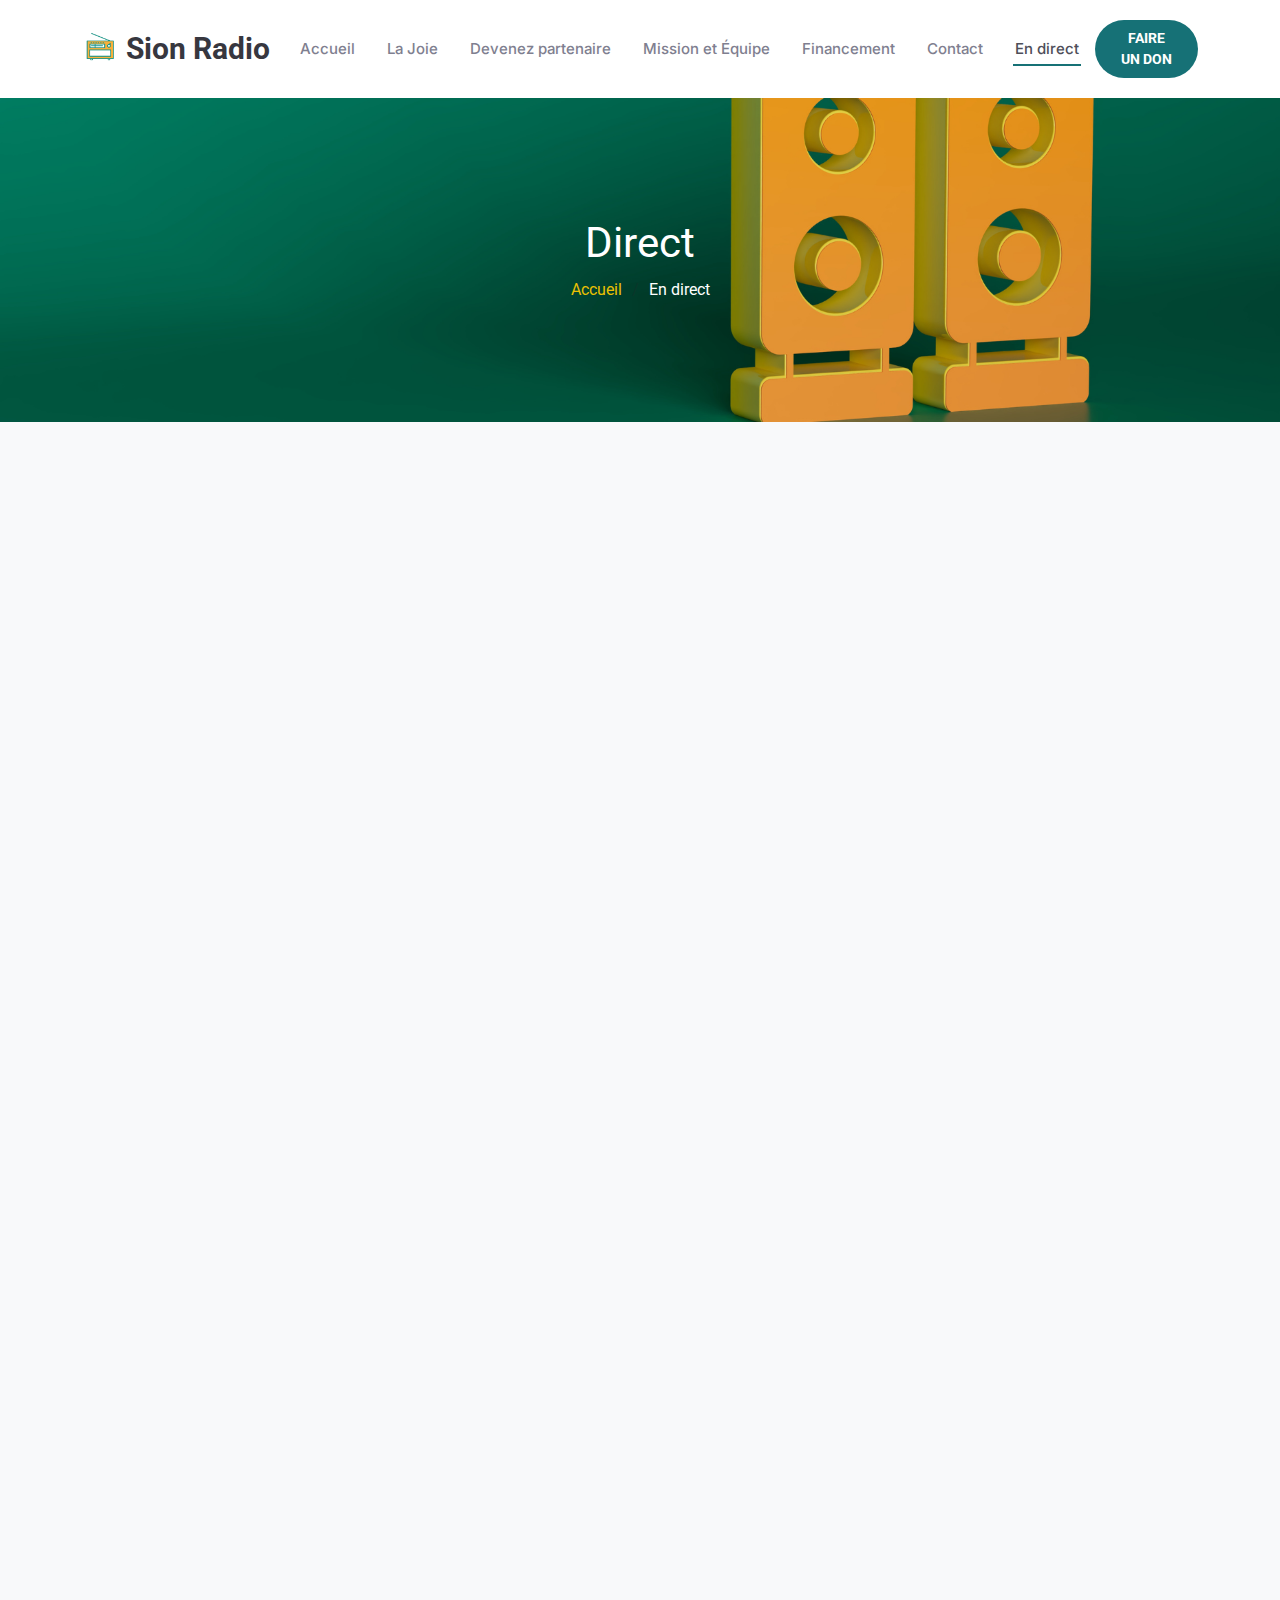
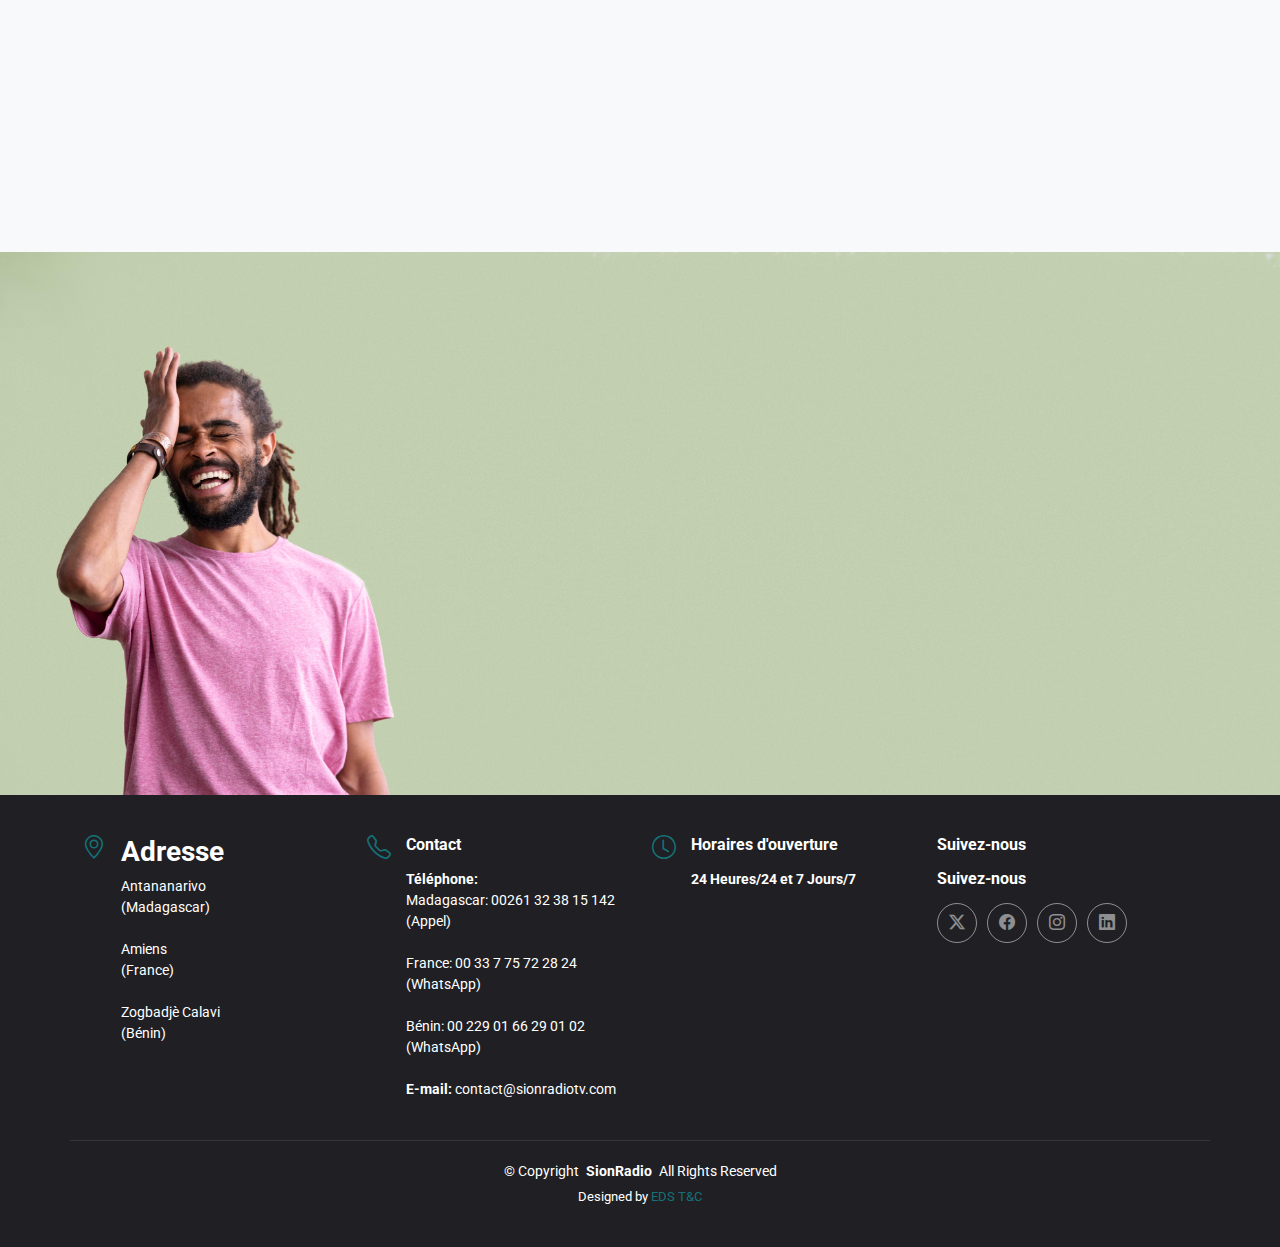
<file: direct.html>
<!DOCTYPE html>
<html lang="fr">
<html lang="fr">

<head>
  <meta charset="utf-8">
  <meta content="width=device-width, initial-scale=1.0" name="viewport">
  <title>Sion Radio - Près de chez vous</title>
  <meta name="description"
    content="Soutenez notre mission avec un financement pour continuer à partager la foi et la joie sur Sion Radio.">
  <meta name="keywords" content="financement, partenariat, radio gospel, soutenir">

  <!-- Favicons -->
  <link href="img/logo1.png" rel="icon">
  <link href="img/logo1.png" rel="apple-touch-icon">

  <!-- Fonts -->
  <link href="https://fonts.googleapis.com" rel="preconnect">
  <link href="https://fonts.gstatic.com" rel="preconnect" crossorigin>
  <link
    href="https://fonts.googleapis.com/css2?family=Roboto:ital,wght@0,100;0,300;0,400;0,500;0,700;0,900;1,100;1,300;1,400;1,500;1,700;1,900&family=Inter:wght@100;200;300;400;500;600;700;800;900&family=Amatic+SC:wght@400;700&display=swap"
    rel="stylesheet">

  <!-- Vendor CSS Files -->


  <link href="assets/vendor/bootstrap/css/bootstrap.min.css" rel="stylesheet">
  <link href="assets/vendor/bootstrap-icons/bootstrap-icons.css" rel="stylesheet">
  <link href="assets/vendor/aos/aos.css" rel="stylesheet">
  <link href="assets/vendor/glightbox/css/glightbox.min.css" rel="stylesheet">
  <link href="assets/vendor/swiper/swiper-bundle.min.css" rel="stylesheet">

  <!-- Main CSS File -->
  <link href="assets/css/main.css" rel="stylesheet">

  <!-- Google tag (gtag.js) -->
  <script async src="https://www.googletagmanager.com/gtag/js?id=G-FQHSNC2VTP"></script>
  <script>
    window.dataLayer = window.dataLayer || [];
    function gtag() { dataLayer.push(arguments); }
    gtag('js', new Date());

    gtag('config', 'G-FQHSNC2VTP');
  </script>
  <script src="https://api.feexpay.me/feexpay-javascript-sdk/index.js"></script>

</head>

<body class="starter-page-page">

  <header id="header" class="header d-flex align-items-center sticky-top">
    <div class="container position-relative d-flex align-items-center justify-content-between">

      <a href="index.html" class="logo d-flex align-items-center me-auto me-xl-0">
        <img src="img/logo1.png" alt="Logo Sion Radio Gospel tv">
        <h1 class="sitename">Sion Radio</h1>

      </a>

      <nav id="navmenu" class="navmenu">
        <ul>
          <li><a href="index.html">Accueil<br></a></li>
          <li><a href="joie.html">La Joie</a></li>
          <li><a href="partenaire.html">Devenez partenaire</a></li>
          <li><a href="mission.html">Mission et Équipe</a></li>

          <li><a href="financement.html">Financement</a></li>
          <!-- Nouveau lien vers la page de financement -->

          <li><a href="contact.html">Contact</a></li>

          <li><a href="direct.html" class="active">En direct</a></li>

        </ul>
        <i class="mobile-nav-toggle d-xl-none bi bi-list"></i>
      </nav>

      <a class="btn-getstarted" href="#" data-bs-toggle="modal" data-bs-target="#donationModal">
        <center> <strong>FAIRE <br> UN DON</strong> </center>
      </a>

    </div>
  </header>

  <main class="main">

    <!-- Page Title -->
    <div class="page-title" data-aos="fade"
      style="background: url('img/14.png') no-repeat center center/cover; color: white;">
      <div class="container">
        <h1 style="color: white;">Direct</h1>
        <nav class="breadcrumbs">
          <ol style="color: white;">
            <li><a href="index.html" style="color: rgb(235, 192, 2);">Accueil</a></li>
            <li class="current">En direct</li>
          </ol>
        </nav>
      </div>
    </div><!-- End Page Title -->

    <!-- Financement Section -->

    <section class="financement py-5 bg-light">
      <center><iframe class="img-fluid animated"
          src="https://player.radioking.io/sion-radio-gospel/?c=%23167176&c2=%23ffffff&f=h&i=1&p=1&s=1&li=1&popup=1&plc=NaN&h=undefined&l=470&v=2"
          style="border-radius: 5px; width: 800px; height: 300px; " frameBorder="0"></iframe></center>
      <br>
      <script type="text/javascript" src="https://player.radioking.io/scripts/iframe.bundle.js"></script>

      <div class="container">
        <div class="row align-items-center">
          <div class="col-lg-6" data-aos="fade-right" data-aos-delay="100">
            <div class="card border-success mb-4">
              <div class="card-header bg-success text-white d-flex align-items-center">
                <i class="bi bi-music-note-list me-3 fs-4"></i>
                <h3 class="card-title mb-0">SION RADIO LIVE</h3>
              </div>
              <div class="card-body">
                <div class="mb-4">
                  <div class="row g-3">


                    <div class="col-12">
                      <div class="card bg-light border">
                        <div class="card-header">
                          <h5 class="card-title mb-0 text-success">
                            <i class="bi bi-disc me-2"></i>Top Morceaux
                          </h5>
                        </div>
                        <div class="card-body">
                          <div id="rk-top-tracks-widget" data-id="sion-radio-gospel" data-buy="1" data-count="5"></div>
                          <script type="text/javascript"
                            src="https://widget.radioking.io/top-tracks/build/script.min.js"></script>
                        </div>
                      </div>
                    </div>

                    <div class="col-12">
                      <div class="card bg-light border">
                        <div class="card-header">
                          <h5 class="card-title mb-0 text-success">
                            <i class="bi bi-calendar me-2"></i>Derniers Morceaux
                          </h5>
                        </div>
                        <div class="card-body">
                          <div id="rk-played-tracks-widget" data-id="sion-radio-gospel" data-count="4" data-date="1"
                            data-buy="1"></div>
                          <script type="text/javascript"
                            src="https://widget.radioking.io/played-tracks/build/script.min.js"></script>
                        </div>
                      </div>
                    </div>
                  </div>
                </div>


              </div>
            </div>
          </div>

          <div class="col-lg-6" data-aos="fade-left" data-aos-delay="100">
            <div class="col-12">
              <div class="card bg-light border">
                <div class="card-header">
                  <h5 class="card-title mb-0 text-success">
                    <i class="bi bi-play-circle me-2"></i>Morceau en cours
                  </h5>
                </div>
                <div class="card-body">
                  <div id="rk-current-track-widget" data-id="sion-radio-gospel" data-buy="1"></div>
                  <script type="text/javascript"
                    src="https://widget.radioking.io/current-track/build/script.min.js"></script>
                </div>
              </div>
            </div>


            <div class="bg-soft-success p-3 rounded">
              <h5 class="text-success mb-3">
                <i class="bi bi-headphones me-2"></i>Dédicaces & Interactions
              </h5>
              <iframe id="AudioDedication" src="https://widget.radioking.io/audio-shoutouts/?id=sion-radio-gospel"
                allow="microphone" width="100%" height="300" style="border-radius: 8px;" frameBorder="0"></iframe>
            </div>
            <div class="gallery">
              <div class="row g-3">
                <div class="col-12">
                  <div class="image-container position-relative overflow-hidden rounded shadow-lg">
                    <img src="img/1.png" class="img-fluid w-100" alt="Sion radio img 1">
                  </div>
                </div>
              </div>
            </div>

            <div class="mt-4">
              <div class="card border-success">
                <div class="card-header bg-success text-white d-flex align-items-center">
                  <i class="bi bi-broadcast me-2 fs-4"></i>
                  <h5 class="mb-0" style="color: white;">Rejoignez-nous</h5>
                </div>
                <div class="card-body">
                  <div class="d-grid gap-2">
                    <a href="#" class="btn btn-outline-success">
                      <i class="bi bi-telephone me-2"></i>Contactez-nous
                    </a>
                    <a href="#" class="btn btn-outline-success">
                      <i class="bi bi-globe me-2"></i>Notre Site Web
                    </a>
                    <a href="#" class="btn btn-outline-success">
                      <i class="bi bi-share me-2"></i>Réseaux Sociaux
                    </a>
                  </div>
                </div>
              </div>
            </div>
          </div>
        </div>
      </div>
    </section>




    <!-- Testimonials Section -->
    <section id="testimonials" class="testimonials section light-background"
      style="position: relative; background-image: url('img/22.png'); background-size: cover; background-position: center;">

      <!-- Section Title -->
      <div class="container section-title" data-aos="fade-up" style="position: relative; z-index: 2;">
        <h2>Temoignages</h2>
        <p>Découvrez ce que <span class="description-title">nos auditeurs pensent de nous</span></p>
      </div><!-- End Section Title -->

      <div class="container" data-aos="fade-up" data-aos-delay="100" style="position: relative; z-index: 2;">

        <div class="swiper init-swiper">
          <script type="application/json" class="swiper-config">
          {
            "loop": true,
            "speed": 600,
            "autoplay": {
              "delay": 5000
            },
            "slidesPerView": "auto",
            "pagination": {
              "el": ".swiper-pagination",
              "type": "bullets",
              "clickable": true
            }
          }
        </script>
          <div class="swiper-wrapper">
            <!-- 1er témoignage -->
            <div class="swiper-slide">
              <div class="testimonial-item">
                <div class="row gy-4 justify-content-center">
                  <div class="col-lg-6">
                    <div class="testimonial-content">
                      <p>
                        <i class="bi bi-quote quote-icon-left"></i>
                        <span>"SION RADIO est bien plus qu'une simple station. C'est un
                          véritable moteur d'inspiration dans ma vie. Les messages sont
                          toujours édifiants et remplis de sagesse. J'écoute tous les jours,
                          et cela me renforce dans ma foi."</span>
                        <i class="bi bi-quote quote-icon-right"></i>
                      </p>
                      <h3>Jean Dubois</h3>
                      <h4>Auditeur fidèle</h4>
                      <div class="stars">
                        <i class="bi bi-star-fill"></i><i class="bi bi-star-fill"></i><i class="bi bi-star-fill"></i><i
                          class="bi bi-star-fill"></i><i class="bi bi-star-fill"></i>
                      </div>
                    </div>
                  </div>
                  <div class="col-lg-2 text-center">
                    <img src="assets/img/testimonials/testimonials-1.jpg" class="img-fluid testimonial-img"
                      alt="Jean Dubois">
                  </div>
                </div>
              </div>
            </div><!-- End testimonial item -->

            <!-- 2e témoignage -->
            <div class="swiper-slide">
              <div class="testimonial-item">
                <div class="row gy-4 justify-content-center">
                  <div class="col-lg-6">
                    <div class="testimonial-content">
                      <p>
                        <i class="bi bi-quote quote-icon-left"></i>
                        <span>"Une radio unique, où chaque message résonne profondément dans le
                          cœur. Les animateurs sont passionnés et l'atmosphère qu'ils créent
                          est vraiment spéciale. J'ai découvert une nouvelle source de paix
                          intérieure grâce à SION RADIO."</span>
                        <i class="bi bi-quote quote-icon-right"></i>
                      </p>
                      <h3>Élodie Bernard</h3>
                      <h4>Auditrice passionnée</h4>
                      <div class="stars">
                        <i class="bi bi-star-fill"></i><i class="bi bi-star-fill"></i><i class="bi bi-star-fill"></i><i
                          class="bi bi-star-fill"></i><i class="bi bi-star-fill"></i>
                      </div>
                    </div>
                  </div>
                  <div class="col-lg-2 text-center">
                    <img src="assets/img/testimonials/testimonials-2.jpg" class="img-fluid testimonial-img"
                      alt="Élodie Bernard">
                  </div>
                </div>
              </div>
            </div>

            <div class="swiper-slide">
              <div class="testimonial-item">
                <div class="row gy-4 justify-content-center">
                  <div class="col-lg-6">
                    <div class="testimonial-content">
                      <p>
                        <i class="bi bi-quote quote-icon-left"></i>
                        <span>"SION RADIO m'accompagne tous les jours dans ma vie spirituelle.
                          Chaque émission me touche et m'inspire à vivre ma foi avec plus
                          d'engagement. C'est une bénédiction d'avoir une telle ressource à
                          portée de main."</span>
                        <i class="bi bi-quote quote-icon-right"></i>
                      </p>
                      <h3>Alice Leblanc</h3>
                      <h4>Auditrice engagée</h4>
                      <div class="stars">
                        <i class="bi bi-star-fill"></i><i class="bi bi-star-fill"></i><i class="bi bi-star-fill"></i><i
                          class="bi bi-star-fill"></i><i class="bi bi-star-fill"></i>
                      </div>
                    </div>
                  </div>
                  <div class="col-lg-2 text-center">
                    <img src="assets/img/testimonials/testimonials-3.jpg" class="img-fluid testimonial-img"
                      alt="Alice Leblanc">
                  </div>
                </div>
              </div>
            </div><!-- End testimonial item -->

            <div class="swiper-slide">
              <div class="testimonial-item">
                <div class="row gy-4 justify-content-center">
                  <div class="col-lg-6">
                    <div class="testimonial-content">
                      <p>
                        <i class="bi bi-quote quote-icon-left"></i>
                        <span>"Un grand merci à l'équipe de SION RADIO pour les merveilleux
                          moments de prière et de méditation partagés. Votre station est une
                          véritable bénédiction pour nous tous."</span>
                        <i class="bi bi-quote quote-icon-right"></i>
                      </p>
                      <h3>François Martin</h3>
                      <h4>Auditeur reconnaissant</h4>
                      <div class="stars">
                        <i class="bi bi-star-fill"></i><i class="bi bi-star-fill"></i><i class="bi bi-star-fill"></i><i
                          class="bi bi-star-fill"></i><i class="bi bi-star-fill"></i>
                      </div>
                    </div>
                  </div>
                  <div class="col-lg-2 text-center">
                    <img src="assets/img/testimonials/testimonials-4.jpg" class="img-fluid testimonial-img"
                      alt="François Martin">
                  </div>
                </div>
              </div>
            </div><!-- End testimonial item -->

          </div>
          <div class="swiper-pagination"></div>
        </div>

      </div>

    </section><!-- /Testimonials Section -->



  </main>

  <footer id="footer" class="footer dark-background">
    <div class="container">
      <div class="row gy-3">
        <div class="col-lg-3 col-md-6 d-flex">
          <i class="bi bi-geo-alt icon"></i>
          <div class="address">
            <h3> <strong>Adresse</strong> </h3>
            <p>Antananarivo </p> <span>(Madagascar)</span>
            <br><br>
            <p>Amiens </p> <span>(France)</span>
            <br><br>
            <p>Zogbadjè Calavi</p> <span>(Bénin)</span>
          </div>
        </div>

        <div class="col-lg-3 col-md-6 d-flex">
          <i class="bi bi-telephone icon"></i>
          <div>
            <h4>Contact</h4>
            <p>
              <strong>Téléphone:</strong>
              <br>
              <span>Madagascar:</span>
              <span>00261 32 38 15 142<br>(Appel)</span>
              <br> <br>
              <span>France:</span>
              <span>00 33 7 75 72 28 24 (WhatsApp)</span>
              <br> <br>
              <span>Bénin:</span>
              <span>00 229 01 66 29 01 02 (WhatsApp)</span>
              <br><br>
              <strong>E-mail:</strong>
              <span>contact@sionradiotv.com</span>
            </p>
          </div>
        </div>

        <div class="col-lg-3 col-md-6 d-flex">
          <i class="bi bi-clock icon"></i>
          <div>
            <h4>Horaires d'ouverture</h4>
            <p><strong>24 Heures/24 et 7 Jours/7</strong>
            </p>
          </div>
        </div>

        <div class="col-lg-3 col-md-6">
          <h4>Suivez-nous</h4>
          <h4>Suivez-nous</h4>
          <div class="social-links d-flex">
            <a href="#" class="twitter"><i class="bi bi-twitter-x"></i></a>
            <a href="#" class="facebook"><i class="bi bi-facebook"></i></a>
            <a href="#" class="instagram"><i class="bi bi-instagram"></i></a>
            <a href="#" class="linkedin"><i class="bi bi-linkedin"></i></a>
          </div>
        </div>
      </div>
    </div>
    <div class="container copyright text-center mt-4">
      <p>© <span>Copyright</span> <strong class="px-1 sitename">SionRadio</strong> <span>All Rights
          Reserved</span></p>
      <div class="credits">Designed by <a href="">EDS T&C</a></div>
    </div>
  </footer>

  <a href="#" id="scroll-top" class="scroll-top d-flex align-items-center justify-content-center"><i
      class="bi bi-arrow-up-short"></i></a>
  <a href="#" id="scroll-top" class="scroll-top d-flex align-items-center justify-content-center"><i
      class="bi bi-arrow-up-short"></i></a>

  <div class="modal fade" id="donationModal" tabindex="-1" aria-labelledby="donationModalLabel" aria-hidden="true">
    <div class="modal-dialog">
      <div class="modal-content">
        <div class="modal-header">
          <h5 class="modal-title" id="donationModalLabel">Faire un don</h5>
          <button type="button" class="btn-close" data-bs-dismiss="modal" aria-label="Close"></button>
        </div>
        <div class="modal-body">
          <form id="donationForm">
            <div class="mb-3">
              <label for="donationAmount" class="form-label">Montant du don (XOF)</label>
              <input type="number" class="form-control" id="donationAmount" placeholder="Entrez le montant" required>
            </div>
            <div class="mb-3">
              <label for="paymentMethod" class="form-label">Mode de paiement</label>
              <select class="form-select" id="paymentMethod" required>
                <option value="MOBILE">Mobile Money</option>
                <option value="CARD">Carte Bancaire</option>
              </select>
            </div>
          </form>
          <!-- Conteneur pour le bouton généré par FeexPay -->
          <div id="render" class="mt-3"></div>
        </div>
        <div class="modal-footer">
          <button type="button" class="btn btn-secondary" data-bs-dismiss="modal">Annuler</button>
          <button type="button" class="btn btn-success" id="confirmDonation">Confirmer</button>
        </div>
      </div>
    </div>
  </div>

  <!-- Preloader -->
  <div id="preloader"></div>

  <!-- Vendor JS Files -->
  <script src="assets/vendor/bootstrap/js/bootstrap.bundle.min.js"></script>
  <script src="assets/vendor/aos/aos.js"></script>
  <script src="assets/vendor/glightbox/js/glightbox.min.js"></script>
  <script src="assets/vendor/purecounter/purecounter_vanilla.js"></script>
  <script src="assets/vendor/swiper/swiper-bundle.min.js"></script>

  <!-- Main JS File -->
  <script src="assets/js/main.js" defer></script>
  <script src="assets/js/paiement.js"></script>
</body>

</html>
</file>
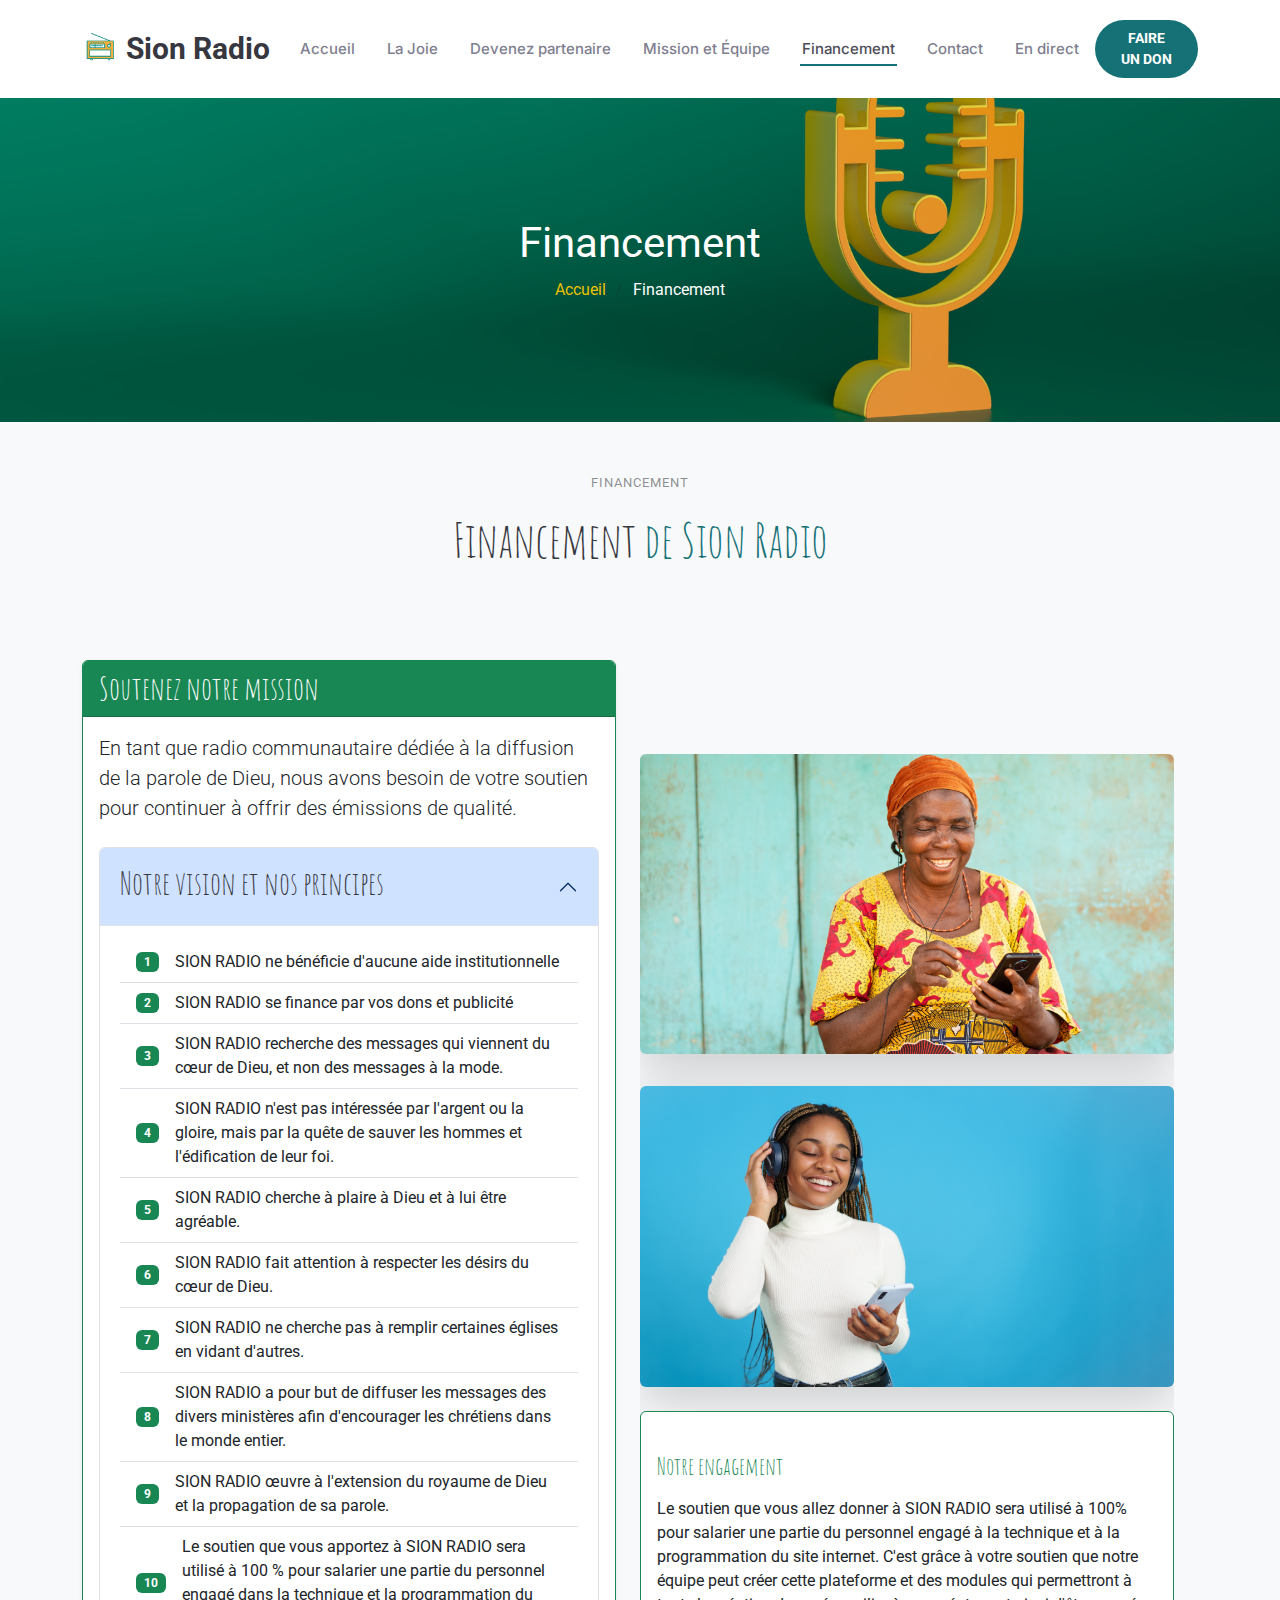
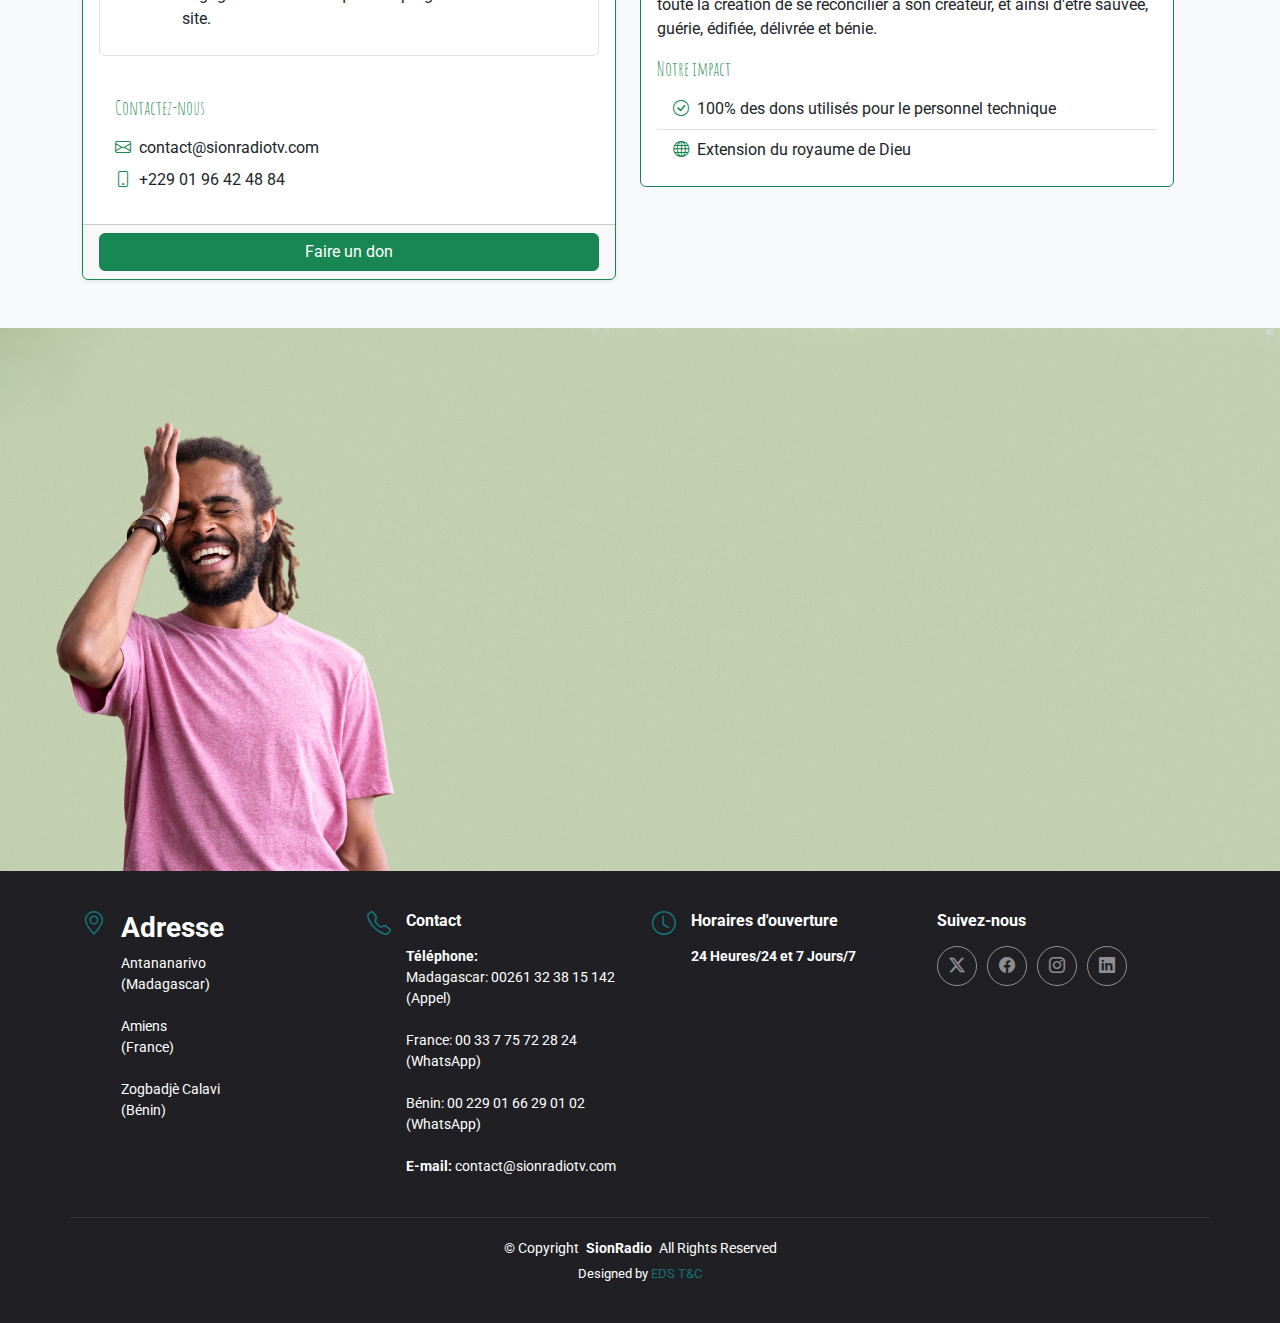
<file: financement.html>
<!DOCTYPE html>
<html lang="fr">

<head>
  <meta charset="utf-8">
  <meta content="width=device-width, initial-scale=1.0" name="viewport">
  <title>Sion Radio - Près de chez vous</title>
  <meta name="description"
    content="Soutenez notre mission avec un financement pour continuer à partager la foi et la joie sur Sion Radio.">
  <meta name="keywords" content="financement, partenariat, radio gospel, soutenir">

  <!-- Favicons -->
  <link href="img/logo1.png" rel="icon">
  <link href="img/logo1.png" rel="apple-touch-icon">

  <!-- Fonts -->
  <link href="https://fonts.googleapis.com" rel="preconnect">
  <link href="https://fonts.gstatic.com" rel="preconnect" crossorigin>
  <link
    href="https://fonts.googleapis.com/css2?family=Roboto:ital,wght@0,100;0,300;0,400;0,500;0,700;0,900;1,100;1,300;1,400;1,500;1,700;1,900&family=Inter:wght@100;200;300;400;500;600;700;800;900&family=Amatic+SC:wght@400;700&display=swap"
    rel="stylesheet">

  <!-- Vendor CSS Files -->


  <link href="assets/vendor/bootstrap/css/bootstrap.min.css" rel="stylesheet">
  <link href="assets/vendor/bootstrap-icons/bootstrap-icons.css" rel="stylesheet">
  <link href="assets/vendor/aos/aos.css" rel="stylesheet">
  <link href="assets/vendor/glightbox/css/glightbox.min.css" rel="stylesheet">
  <link href="assets/vendor/swiper/swiper-bundle.min.css" rel="stylesheet">

  <!-- Main CSS File -->
  <link href="assets/css/main.css" rel="stylesheet">

  <script src="https://api.feexpay.me/feexpay-javascript-sdk/index.js"></script>

  <!-- Google tag (gtag.js) -->
  <script async src="https://www.googletagmanager.com/gtag/js?id=G-FQHSNC2VTP"></script>
  <script>
    window.dataLayer = window.dataLayer || [];
    function gtag() { dataLayer.push(arguments); }
    gtag('js', new Date());

    gtag('config', 'G-FQHSNC2VTP');
  </script>

</head>

<body class="starter-page-page">

  <header id="header" class="header d-flex align-items-center sticky-top">
    <div class="container position-relative d-flex align-items-center justify-content-between">

      <a href="index.html" class="logo d-flex align-items-center me-auto me-xl-0">
        <img src="img/logo1.png" alt="Logo Sion Radio Gospel tv">
        <h1 class="sitename">Sion Radio</h1>

      </a>

      <nav id="navmenu" class="navmenu">
        <ul>
          <li><a href="index.html">Accueil<br></a></li>
          <li><a href="joie.html">La Joie</a></li>
          <li><a href="partenaire.html">Devenez partenaire</a></li>
          <li><a href="mission.html">Mission et Équipe</a></li>
          <!-- <li><a href="#chefs">Chefs</a></li>
          <li><a href="#gallery">Gallery</a></li>
          <li class="dropdown"><a href="#"><span>Dropdown</span> <i class="bi bi-chevron-down toggle-dropdown"></i></a>
            <ul>
              <li><a href="#">Dropdown 1</a></li>
              <li class="dropdown"><a href="#"><span>Deep Dropdown</span> <i class="bi bi-chevron-down toggle-dropdown"></i></a>
                <ul>
                  <li><a href="#">Deep Dropdown 1</a></li>
                  <li><a href="#">Deep Dropdown 2</a></li>
                  <li><a href="#">Deep Dropdown 3</a></li>
                  <li><a href="#">Deep Dropdown 4</a></li>
                  <li><a href="#">Deep Dropdown 5</a></li>
                </ul>
              </li>
              <li><a href="#">Dropdown 2</a></li>
              <li><a href="#">Dropdown 3</a></li>
              <li><a href="#">Dropdown 4</a></li>
            </ul>
          </li> -->
          <li><a href="financement.html" class="active">Financement</a></li>
          <!-- Nouveau lien vers la page de financement -->
          <li><a href="contact.html">Contact</a></li>
          <li><a href="direct.html">En direct</a></li>
        </ul>
        <i class="mobile-nav-toggle d-xl-none bi bi-list"></i>
      </nav>

      <a class="btn-getstarted" href="#" data-bs-toggle="modal" data-bs-target="#donationModal">
        <center> <strong>FAIRE <br> UN DON</strong> </center>
      </a>

    </div>
  </header>

  <main class="main">



    <!-- Page Title -->
    <div class="page-title" data-aos="fade"
      style="background: url('img/17.png') no-repeat center center/cover; color: white;">
      <div class="container">
        <h1 style="color: white;">Financement</h1>
        <nav class="breadcrumbs">
          <ol style="color: white;">
            <li><a href="index.html" style="color: rgb(235, 192, 2);">Accueil</a></li>
            <li class="current">Financement</li>
          </ol>
        </nav>
      </div>
    </div><!-- End Page Title -->

    <!-- Financement Section -->

    <section class="financement bg-light py-5">
      <!-- Section Title -->
      <div class="container section-title" data-aos="fade-up">
        <h2>Financement<br></h2>
        <p><span>Financement</span> <span class="description-title">de Sion Radio</span></p>
      </div><!-- End Section Title -->
      <div class="container">
        <div class="row g-4 align-items-center">
          <div class="row g-4 align-items-center">
            <div class="col-lg-6" data-aos="fade-right" data-aos-delay="100">
              <div class="card h-100 shadow-sm border-success">
                <div class="card-header bg-success text-white">
                  <h2 class="card-title mb-0">Soutenez notre mission</h2>
                </div>
                <div class="card-body">
                  <p class="lead mb-4">En tant que radio communautaire dédiée à la diffusion de la parole de Dieu, nous
                    avons besoin de votre soutien pour continuer à offrir des émissions de qualité.</p>

                  <div class="accordion" id="supportAccordion">
                    <div class="accordion-item">
                      <h3 class="accordion-header" id="headingOne">
                        <button class="accordion-button" type="button" data-bs-toggle="collapse"
                          data-bs-target="#collapseOne">
                          <h2>Notre vision et nos principes</h2>
                        </button>
                      </h3>
                      <div id="collapseOne" class="accordion-collapse collapse show" aria-labelledby="headingOne">
                        <div class="accordion-body">
                          <ul class="list-group list-group-flush">
                            <li class="list-group-item d-flex align-items-center">
                              <span class="badge bg-success me-3">1</span>
                              SION RADIO ne bénéficie d'aucune aide institutionnelle
                            </li>
                            <li class="list-group-item d-flex align-items-center">
                              <span class="badge bg-success me-3">2</span>
                              SION RADIO se finance par vos dons et publicité
                            </li>
                            <li class="list-group-item d-flex align-items-center">
                              <span class="badge bg-success me-3">3</span>
                              SION RADIO recherche des messages qui viennent du cœur de Dieu, et non des messages à la
                              mode.
                            </li>
                            <li class="list-group-item d-flex align-items-center">
                              <span class="badge bg-success me-3">4</span>
                              SION RADIO n'est pas intéressée par l'argent ou la gloire, mais par la quête de sauver les
                              hommes et l'édification de leur foi.
                            </li>
                            <li class="list-group-item d-flex align-items-center">
                              <span class="badge bg-success me-3">5</span>

                              SION RADIO cherche à plaire à Dieu et à lui être agréable.
                            </li>
                            <li class="list-group-item d-flex align-items-center">
                              <span class="badge bg-success me-3">6</span>
                              SION RADIO fait attention à respecter les désirs du cœur de Dieu.

                            </li>
                            <li class="list-group-item d-flex align-items-center">
                              <span class="badge bg-success me-3">7</span>
                              SION RADIO ne cherche pas à remplir certaines églises en vidant d'autres.
                            </li>
                            <li class="list-group-item d-flex align-items-center">
                              <span class="badge bg-success me-3">8</span>
                              SION RADIO a pour but de diffuser les messages des divers ministères afin d'encourager les
                              chrétiens dans le monde entier.
                            </li>
                            <li class="list-group-item d-flex align-items-center">
                              <span class="badge bg-success me-3">9</span>
                              SION RADIO œuvre à l'extension du royaume de Dieu et la propagation de sa parole.
                            </li>
                            <li class="list-group-item d-flex align-items-center">
                              <span class="badge bg-success me-3">10</span>
                              Le soutien que vous apportez à SION RADIO sera utilisé à 100 % pour salarier une partie du
                              personnel engagé dans la technique et la programmation du site.
                            </li>
                          </ul>
                        </div>
                      </div>
                    </div>
                  </div>



                  <div class="contact-info bg-soft-success p-3 rounded mt-4">
                    <h5 class="text-success mb-3">Contactez-nous</h5>
                    <div class="d-flex align-items-center mb-2">
                      <i class="bi bi-envelope text-success me-2"></i>
                      <span>contact@sionradiotv.com</span>
                    </div>
                    <div class="d-flex align-items-center">
                      <i class="bi bi-phone text-success me-2"></i>
                      <span>+229 01 96 42 48 84</span>
                    </div>
                  </div>
                </div>
                <div class="card-footer">
                  <a href="#" class="btn btn-success w-100" data-bs-toggle="modal" data-bs-target="#donationModal">
                    Faire un don
                  </a>

                </div>
              </div>
            </div>

            <div class="col-lg-6" data-aos="fade-left" data-aos-delay="100">
              <div class="gallery">
                <div class="row g-3">
                  <div class="col-12 mb-3">
                    <div class="image-container position-relative overflow-hidden rounded shadow-lg">
                      <img src="img/19.png" class="img-fluid w-100" alt="Financement">
                    </div>
                  </div>
                  <div class="col-12">
                    <div class="image-container position-relative overflow-hidden rounded shadow-lg">
                      <img src="img/18.png" class="img-fluid w-100" alt="Financement">
                    </div>
                  </div>
                </div>

                <div class="impact-section mt-4">
                  <div class="card border-success">
                    <div class="card-body">
                      <div class="mt-4">
                        <h4 class="text-success mb-3">Notre engagement</h4>
                        <p>Le soutien que vous allez donner à SION RADIO sera utilisé à 100% pour salarier une partie
                          du personnel engagé à la technique et à la programmation du site internet. C&#39;est grâce à
                          votre
                          soutien que notre équipe peut créer cette plateforme et des modules qui permettront à toute la
                          création de se réconcilier à son créateur, et ainsi d&#39;être sauvée, guérie, édifiée,
                          délivrée
                          et bénie.</p>
                      </div>
                      <h5 class="card-title text-success">Notre impact</h5>
                      <ul class="list-group list-group-flush">
                        <li class="list-group-item d-flex align-items-center">
                          <i class="bi bi-check-circle text-success me-2"></i>
                          100% des dons utilisés pour le personnel technique
                        </li>
                        <li class="list-group-item d-flex align-items-center">
                          <i class="bi bi-globe text-success me-2"></i>
                          Extension du royaume de Dieu
                        </li>
                      </ul>
                    </div>
                  </div>
                </div>
              </div>
            </div>
          </div>
        </div>
    </section>

    <!-- Testimonials Section -->
    <section id="testimonials" class="testimonials section light-background"
      style="position: relative; background-image: url('img/22.png'); background-size: cover; background-position: center;">

      <!-- Section Title -->
      <div class="container section-title" data-aos="fade-up" style="position: relative; z-index: 2;">
        <h2>Temoignages</h2>
        <p>Découvrez ce que <span class="description-title">nos auditeurs pensent de nous</span></p>
      </div><!-- End Section Title -->

      <div class="container" data-aos="fade-up" data-aos-delay="100" style="position: relative; z-index: 2;">

        <div class="swiper init-swiper">
          <script type="application/json" class="swiper-config">
          {
            "loop": true,
            "speed": 600,
            "autoplay": {
              "delay": 5000
            },
            "slidesPerView": "auto",
            "pagination": {
              "el": ".swiper-pagination",
              "type": "bullets",
              "clickable": true
            }
          }
        </script>
          <div class="swiper-wrapper">
            <!-- 1er témoignage -->
            <div class="swiper-slide">
              <div class="testimonial-item">
                <div class="row gy-4 justify-content-center">
                  <div class="col-lg-6">
                    <div class="testimonial-content">
                      <p>
                        <i class="bi bi-quote quote-icon-left"></i>
                        <span>"SION RADIO est bien plus qu'une simple station. C'est un
                          véritable moteur d'inspiration dans ma vie. Les messages sont
                          toujours édifiants et remplis de sagesse. J'écoute tous les jours,
                          et cela me renforce dans ma foi."</span>
                        <i class="bi bi-quote quote-icon-right"></i>
                      </p>
                      <h3>Jean Dubois</h3>
                      <h4>Auditeur fidèle</h4>
                      <div class="stars">
                        <i class="bi bi-star-fill"></i><i class="bi bi-star-fill"></i><i class="bi bi-star-fill"></i><i
                          class="bi bi-star-fill"></i><i class="bi bi-star-fill"></i>
                      </div>
                    </div>
                  </div>
                  <div class="col-lg-2 text-center">
                    <img src="assets/img/testimonials/testimonials-1.jpg" class="img-fluid testimonial-img"
                      alt="Jean Dubois">
                  </div>
                </div>
              </div>
            </div><!-- End testimonial item -->

            <!-- 2e témoignage -->
            <div class="swiper-slide">
              <div class="testimonial-item">
                <div class="row gy-4 justify-content-center">
                  <div class="col-lg-6">
                    <div class="testimonial-content">
                      <p>
                        <i class="bi bi-quote quote-icon-left"></i>
                        <span>"Une radio unique, où chaque message résonne profondément dans le
                          cœur. Les animateurs sont passionnés et l'atmosphère qu'ils créent
                          est vraiment spéciale. J'ai découvert une nouvelle source de paix
                          intérieure grâce à SION RADIO."</span>
                        <i class="bi bi-quote quote-icon-right"></i>
                      </p>
                      <h3>Élodie Bernard</h3>
                      <h4>Auditrice passionnée</h4>
                      <div class="stars">
                        <i class="bi bi-star-fill"></i><i class="bi bi-star-fill"></i><i class="bi bi-star-fill"></i><i
                          class="bi bi-star-fill"></i><i class="bi bi-star-fill"></i>
                      </div>
                    </div>
                  </div>
                  <div class="col-lg-2 text-center">
                    <img src="assets/img/testimonials/testimonials-2.jpg" class="img-fluid testimonial-img"
                      alt="Élodie Bernard">
                  </div>
                </div>
              </div>
            </div>

            <div class="swiper-slide">
              <div class="testimonial-item">
                <div class="row gy-4 justify-content-center">
                  <div class="col-lg-6">
                    <div class="testimonial-content">
                      <p>
                        <i class="bi bi-quote quote-icon-left"></i>
                        <span>"SION RADIO m'accompagne tous les jours dans ma vie spirituelle.
                          Chaque émission me touche et m'inspire à vivre ma foi avec plus
                          d'engagement. C'est une bénédiction d'avoir une telle ressource à
                          portée de main."</span>
                        <i class="bi bi-quote quote-icon-right"></i>
                      </p>
                      <h3>Alice Leblanc</h3>
                      <h4>Auditrice engagée</h4>
                      <div class="stars">
                        <i class="bi bi-star-fill"></i><i class="bi bi-star-fill"></i><i class="bi bi-star-fill"></i><i
                          class="bi bi-star-fill"></i><i class="bi bi-star-fill"></i>
                      </div>
                    </div>
                  </div>
                  <div class="col-lg-2 text-center">
                    <img src="assets/img/testimonials/testimonials-3.jpg" class="img-fluid testimonial-img"
                      alt="Alice Leblanc">
                  </div>
                </div>
              </div>
            </div><!-- End testimonial item -->

            <div class="swiper-slide">
              <div class="testimonial-item">
                <div class="row gy-4 justify-content-center">
                  <div class="col-lg-6">
                    <div class="testimonial-content">
                      <p>
                        <i class="bi bi-quote quote-icon-left"></i>
                        <span>"Un grand merci à l'équipe de SION RADIO pour les merveilleux
                          moments de prière et de méditation partagés. Votre station est une
                          véritable bénédiction pour nous tous."</span>
                        <i class="bi bi-quote quote-icon-right"></i>
                      </p>
                      <h3>François Martin</h3>
                      <h4>Auditeur reconnaissant</h4>
                      <div class="stars">
                        <i class="bi bi-star-fill"></i><i class="bi bi-star-fill"></i><i class="bi bi-star-fill"></i><i
                          class="bi bi-star-fill"></i><i class="bi bi-star-fill"></i>
                      </div>
                    </div>
                  </div>
                  <div class="col-lg-2 text-center">
                    <img src="assets/img/testimonials/testimonials-4.jpg" class="img-fluid testimonial-img"
                      alt="François Martin">
                  </div>
                </div>
              </div>
            </div><!-- End testimonial item -->

          </div>
          <div class="swiper-pagination"></div>
        </div>

      </div>

    </section><!-- /Testimonials Section -->

    <!-- <div id="render"></div> -->


  </main>


  <footer id="footer" class="footer dark-background">
    <div class="container">
      <div class="row gy-3">
        <div class="col-lg-3 col-md-6 d-flex">
          <i class="bi bi-geo-alt icon"></i>
          <div class="address">
            <h3> <strong>Adresse</strong> </h3>
            <p>Antananarivo </p> <span>(Madagascar)</span>
            <br><br>
            <p>Amiens </p> <span>(France)</span>
            <br><br>
            <p>Zogbadjè Calavi</p> <span>(Bénin)</span>
          </div>
        </div>

        <div class="col-lg-3 col-md-6 d-flex">
          <i class="bi bi-telephone icon"></i>
          <div>
            <h4>Contact</h4>
            <p>
              <strong>Téléphone:</strong>
              <br>
              <span>Madagascar:</span>
              <span>00261 32 38 15 142<br>(Appel)</span>
              <br> <br>
              <span>France:</span>
              <span>00 33 7 75 72 28 24 (WhatsApp)</span>
              <br> <br>
              <span>Bénin:</span>
              <span>00 229 01 66 29 01 02 (WhatsApp)</span>
              <br><br>
              <strong>E-mail:</strong>
              <span>contact@sionradiotv.com</span>
            </p>
          </div>
        </div>

        <div class="col-lg-3 col-md-6 d-flex">
          <i class="bi bi-clock icon"></i>
          <div>
            <h4>Horaires d'ouverture</h4>
            <p><strong>24 Heures/24 et 7 Jours/7</strong>
            </p>
          </div>
        </div>

        <div class="col-lg-3 col-md-6">
          <h4>Suivez-nous</h4>
          <div class="social-links d-flex">
            <a href="#" class="twitter"><i class="bi bi-twitter-x"></i></a>
            <a href="#" class="facebook"><i class="bi bi-facebook"></i></a>
            <a href="#" class="instagram"><i class="bi bi-instagram"></i></a>
            <a href="#" class="linkedin"><i class="bi bi-linkedin"></i></a>
          </div>
        </div>
      </div>
    </div>
    <div class="container copyright text-center mt-4">
      <p>© <span>Copyright</span> <strong class="px-1 sitename">SionRadio</strong> <span>All Rights
          Reserved</span></p>
      <div class="credits">Designed by <a href="">EDS T&C</a></div>
    </div>
  </footer>

  <a href="#" id="scroll-top" class="scroll-top d-flex align-items-center justify-content-center">
    <i class="bi bi-arrow-up-short"></i>
  </a>

  <div class="modal fade" id="donationModal" tabindex="-1" aria-labelledby="donationModalLabel" aria-hidden="true">
    <div class="modal-dialog">
      <div class="modal-content">
        <div class="modal-header">
          <h5 class="modal-title" id="donationModalLabel">Faire un don</h5>
          <button type="button" class="btn-close" data-bs-dismiss="modal" aria-label="Close"></button>
        </div>
        <div class="modal-body">
          <form id="donationForm">
            <div class="mb-3">
              <label for="donationAmount" class="form-label">Montant du don (XOF)</label>
              <input type="number" class="form-control" id="donationAmount" placeholder="Entrez le montant" required>
            </div>
            <div class="mb-3">
              <label for="paymentMethod" class="form-label">Mode de paiement</label>
              <select class="form-select" id="paymentMethod" required>
                <option value="MOBILE">Mobile Money</option>
                <option value="CARD">Carte Bancaire</option>
              </select>
            </div>
          </form>
          <!-- Conteneur pour le bouton généré par FeexPay -->
          <div id="render" class="mt-3"></div>
        </div>
        <div class="modal-footer">
          <button type="button" class="btn btn-secondary" data-bs-dismiss="modal">Annuler</button>
          <button type="button" class="btn btn-success" id="confirmDonation">Confirmer</button>
        </div>
      </div>
    </div>
  </div>

  <!-- Preloader -->
  <div id="preloader"></div>

  <!-- Vendor JS Files -->
  <script src="assets/vendor/bootstrap/js/bootstrap.bundle.min.js"></script>
  <script src="assets/vendor/aos/aos.js"></script>
  <script src="assets/vendor/glightbox/js/glightbox.min.js"></script>
  <script src="assets/vendor/purecounter/purecounter_vanilla.js"></script>
  <script src="assets/vendor/swiper/swiper-bundle.min.js"></script>

  <!-- Main JS File -->
  <script src="assets/js/main.js" defer></script>
  <script src="assets/js/paiement.js"></script>
</body>

</html>
</file>
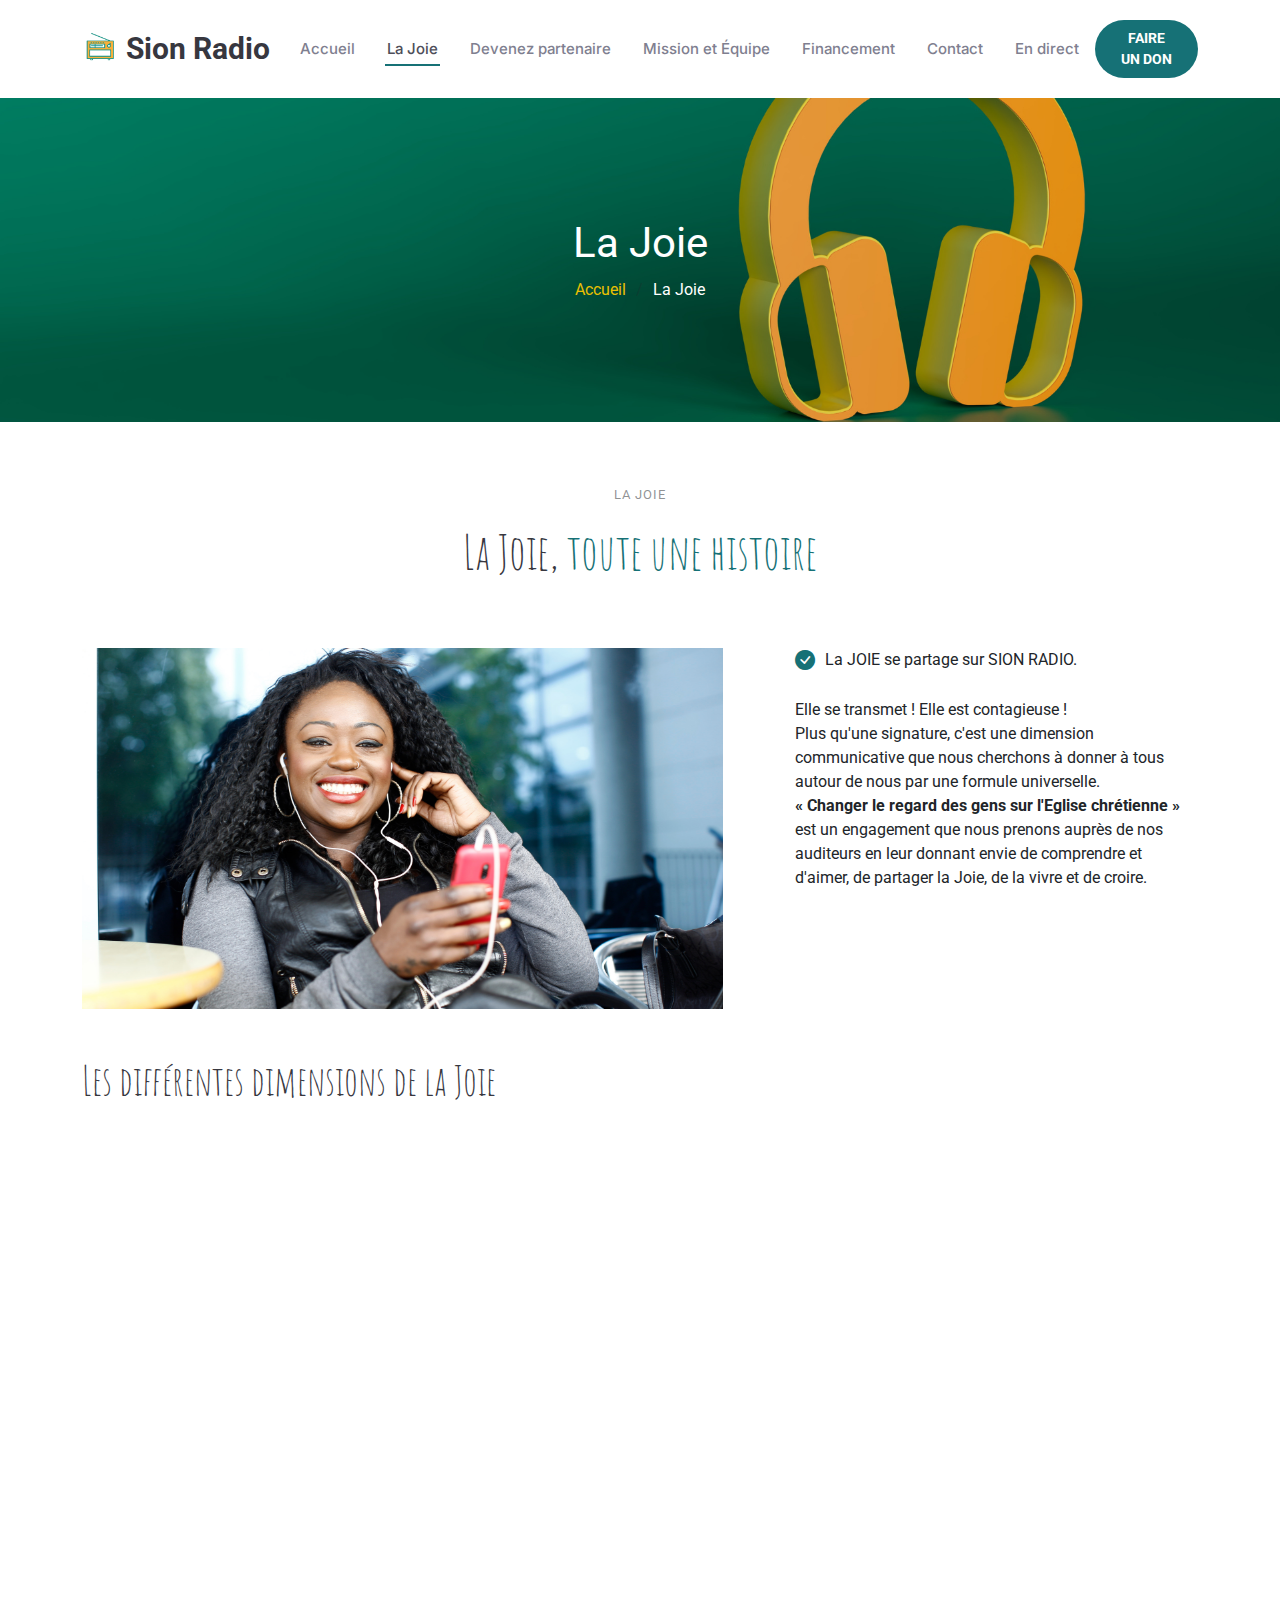
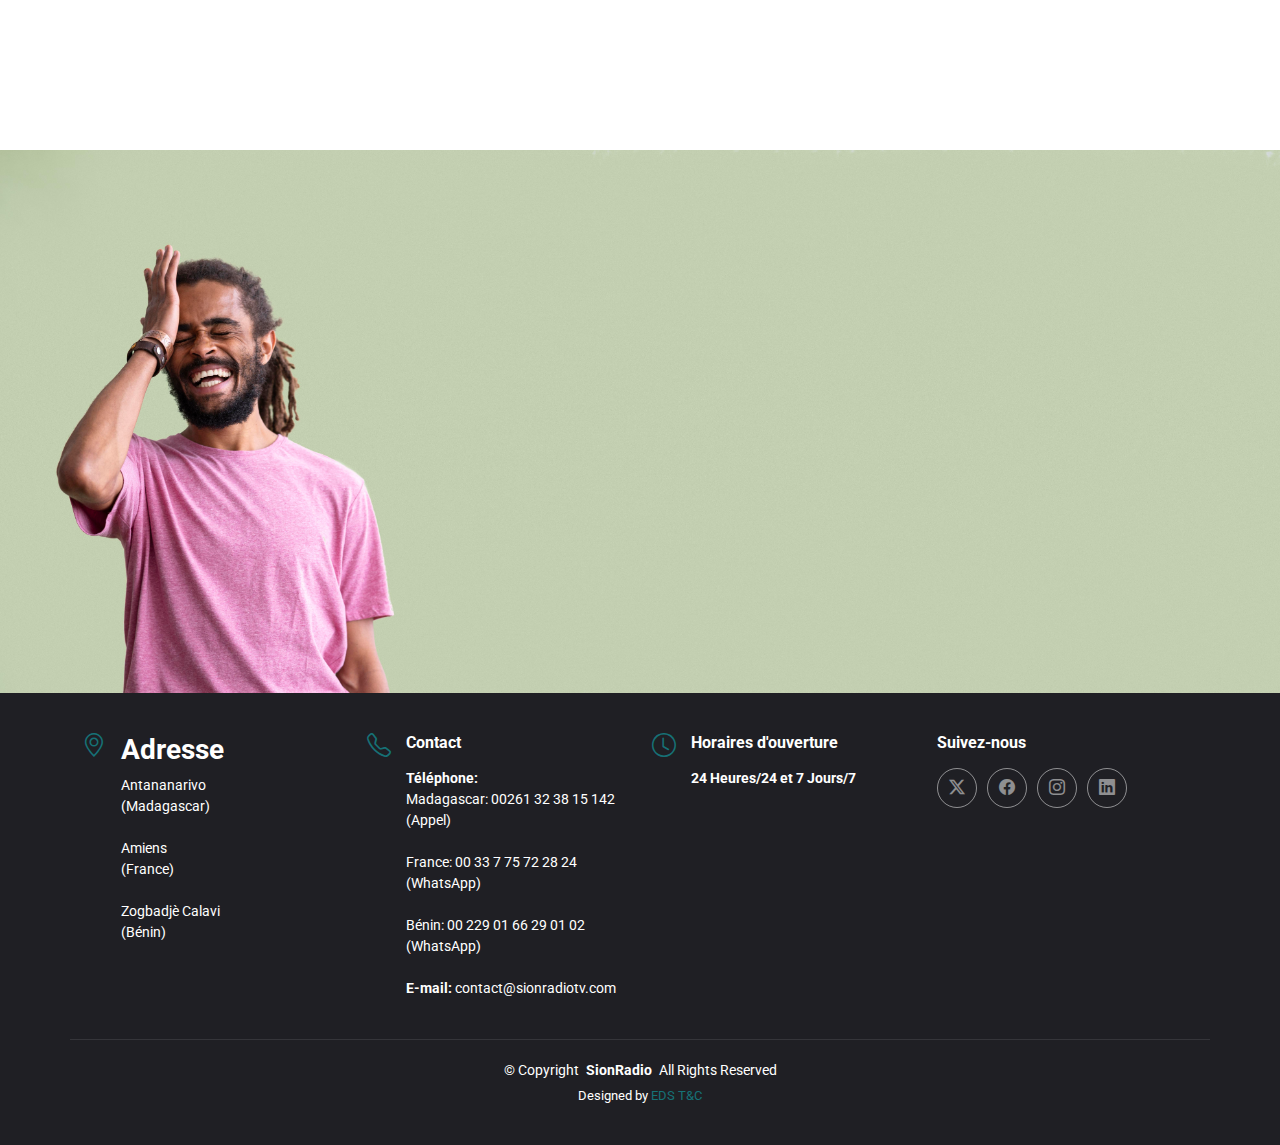
<file: joie.html>
<!DOCTYPE html>
<html lang="en">

<head>
    <meta charset="utf-8">
    <meta content="width=device-width, initial-scale=1.0" name="viewport">
    <title>Sion Radio - Près de chez vous</title>
    <meta name="description" content="">
    <meta name="keywords" content="">

    <!-- Favicons -->
    <link href="img/logo1.png" rel="icon">
    <link href="img/logo1.png" rel="apple-touch-icon">

    <!-- Fonts -->
    <link href="https://fonts.googleapis.com" rel="preconnect">
    <link href="https://fonts.gstatic.com" rel="preconnect" crossorigin>
    <link
        href="https://fonts.googleapis.com/css2?family=Roboto:ital,wght@0,100;0,300;0,400;0,500;0,700;0,900;1,100;1,300;1,400;1,500;1,700;1,900&family=Inter:wght@100;200;300;400;500;600;700;800;900&family=Amatic+SC:wght@400;700&display=swap"
        rel="stylesheet">

    <!-- Vendor CSS Files -->


    <link href="assets/vendor/bootstrap/css/bootstrap.min.css" rel="stylesheet">
    <link href="assets/vendor/bootstrap-icons/bootstrap-icons.css" rel="stylesheet">
    <link href="assets/vendor/aos/aos.css" rel="stylesheet">
    <link href="assets/vendor/glightbox/css/glightbox.min.css" rel="stylesheet">
    <link href="assets/vendor/swiper/swiper-bundle.min.css" rel="stylesheet">

    <!-- Main CSS File -->
    <link href="assets/css/main.css" rel="stylesheet">

    <!-- =======================================================
  * Template Name: Yummy
  * Template URL: https://bootstrapmade.com/yummy-bootstrap-restaurant-website-template/
  * Updated: Aug 07 2024 with Bootstrap v5.3.3
  * Author: BootstrapMade.com
  * License: https://bootstrapmade.com/license/
  ======================================================== -->
    <!-- Google tag (gtag.js) -->
    <script async src="https://www.googletagmanager.com/gtag/js?id=G-FQHSNC2VTP"></script>
    <script>
        window.dataLayer = window.dataLayer || [];
        function gtag() { dataLayer.push(arguments); }
        gtag('js', new Date());

        gtag('config', 'G-FQHSNC2VTP');
    </script>
    <script src="https://api.feexpay.me/feexpay-javascript-sdk/index.js"></script>

</head>

<body class="index-page">


    <header id="header" class="header d-flex align-items-center sticky-top">
        <div class="container position-relative d-flex align-items-center justify-content-between">

            <a href="index.html" class="logo d-flex align-items-center me-auto me-xl-0">
                <!-- Uncomment the line below if you also wish to use an image logo -->
                <img src="img/logo1.png" alt="">
                <h1 class="sitename">Sion Radio</h1>

            </a>

            <nav id="navmenu" class="navmenu">
                <ul>
                    <li><a href="index.html">Accueil<br></a></li>
                    <li><a href="joie.html" class="active">La Joie</a></li>
                    <li><a href="partenaire.html">Devenez partenaire</a></li>
                    <li><a href="mission.html">Mission et Équipe</a></li>
                    <!-- <li><a href="#chefs">Chefs</a></li>
              <li><a href="#gallery">Gallery</a></li>
              <li class="dropdown"><a href="#"><span>Dropdown</span> <i class="bi bi-chevron-down toggle-dropdown"></i></a>
                <ul>
                  <li><a href="#">Dropdown 1</a></li>
                  <li class="dropdown"><a href="#"><span>Deep Dropdown</span> <i class="bi bi-chevron-down toggle-dropdown"></i></a>
                    <ul>
                      <li><a href="#">Deep Dropdown 1</a></li>
                      <li><a href="#">Deep Dropdown 2</a></li>
                      <li><a href="#">Deep Dropdown 3</a></li>
                      <li><a href="#">Deep Dropdown 4</a></li>
                      <li><a href="#">Deep Dropdown 5</a></li>
                    </ul>
                  </li>
                  <li><a href="#">Dropdown 2</a></li>
                  <li><a href="#">Dropdown 3</a></li>
                  <li><a href="#">Dropdown 4</a></li>
                </ul>
              </li> -->
                    <li><a href="financement.html">Financement</a></li>
                    <!-- Nouveau lien vers la page de financement -->

                    <li><a href="contact.html">Contact</a></li>

                    <li><a href="direct.html">En direct</a></li>

                </ul>
                <i class="mobile-nav-toggle d-xl-none bi bi-list"></i>
            </nav>

            <a class="btn-getstarted" href="#" data-bs-toggle="modal" data-bs-target="#donationModal">
                <center> <strong>FAIRE <br> UN DON</strong> </center>
            </a>

        </div>
    </header>



    <main class="main">



        <!-- Page Title -->
        <div class="page-title" data-aos="fade"
            style="background: url('img/13.png') no-repeat center center/cover; color: white;">
            <div class="container">
                <h1 style="color: white;">La Joie</h1>
                <nav class="breadcrumbs">
                    <ol style="color: white;">
                        <li><a href="index.html" style="color: rgb(235, 192, 2);">Accueil</a></li>
                        <li class="current">La Joie</li>
                    </ol>
                </nav>
            </div>
        </div>
        <!-- End Page Title -->


        <!-- About Section -->
        <section id="about" class="about section">

            <!-- Section Title -->
            <div class="container section-title" data-aos="fade-up">
                <h2>La Joie<br></h2>
                <p><span>La Joie,</span> <span class="description-title">toute une histoire</span></p>
            </div><!-- End Section Title -->

            <div class="container">

                <div class="row gy-4">
                    <div class="col-lg-7" data-aos="fade-up" data-aos-delay="100">
                        <img src="img/5.png" class="img-fluid mb-4" alt="">
                        <!-- <div class="book-a-table">
                    <h3>Book a Table</h3>
                    <p>+1 5589 55488 55</p>
                </div> -->
                    </div>

                    <div class="col-lg-5" data-aos="fade-up" data-aos-delay="250">
                        <div class="content ps-0 ps-lg-5">

                            <ul>
                                <li><i class="bi bi-check-circle-fill"></i> <span>La JOIE se partage sur SION
                                        RADIO.</span></li>
                            </ul>
                            <p>
                                Elle se transmet ! Elle est contagieuse ! <br>
                                Plus qu'une signature, c'est une dimension communicative que nous cherchons à donner à
                                tous autour de nous par une formule universelle. <br>
                                <strong>
                                    « Changer le regard des gens sur l'Eglise chrétienne »
                                </strong> est un engagement que nous
                                prenons auprès de nos auditeurs en leur donnant envie de comprendre et d'aimer, de
                                partager la Joie, de la vivre et de croire.
                            </p>



                            <!-- Nouvelles sections ajoutées -->

                        </div>
                    </div>


                    <!-- Sections de la Joie avec des cartes -->
                    <div class="joy-sections mt-4">
                        <h1 class="mb-4">Les différentes dimensions de la Joie</h1>

                        <div class="row g-3">
                            <div class="col-md-6">
                                <div class="card h-100 shadow-sm" data-aos="fade-up">
                                    <div class="card-body">
                                        <h2 class="card-title text-success"><i class="bi bi-sunrise me-2"></i>La JOIE au
                                            réveil</h2>
                                        <p class="card-text">Dès 6 heures, SION RADIO apporte une parole d'Espérance
                                            pour ouvrir la journée par des moments intenses de prière.</p>
                                    </div>
                                </div>
                            </div>

                            <div class="col-md-6">
                                <div class="card h-100 shadow-sm" data-aos="fade-up" data-aos-delay="100">
                                    <div class="card-body">
                                        <h2 class="card-title text-success"><i class="bi bi-chat-dots me-2"></i>La JOIE
                                            du dialogue</h2>
                                        <p class="card-text">Sur SION RADIO on prend le temps de vous écouter… et de
                                            vous répondre par le canal de nos émissions. Cet échange, nous le faisons
                                            une fois par semaine, sur des questions essentielles de la foi, de la vie,
                                            dans l'émission « Pasteur je veux savoir ».</p>
                                    </div>
                                </div>
                            </div>

                            <div class="col-md-6">
                                <div class="card h-100 shadow-sm" data-aos="fade-up" data-aos-delay="200">
                                    <div class="card-body">
                                        <h2 class="card-title text-success"><i class="bi bi-heart me-2"></i>La JOIE de
                                            croire</h2>
                                        <p class="card-text">Vivre sa foi, c'est prendre le temps de la nourrir avec des
                                            temps de prières mais aussi par la connaissance et la compréhension de la
                                            parole où la Joie se partage avec la Saga de la Bible ou le B.A - BA du
                                            Christianisme à travers l'émission « Fans2Jesus ».</p>
                                    </div>
                                </div>
                            </div>

                            <div class="col-md-6">
                                <div class="card h-100 shadow-sm" data-aos="fade-up" data-aos-delay="300">
                                    <div class="card-body">
                                        <h2 class="card-title text-success"><i class="bi bi-globe me-2"></i>La JOIE de
                                            la découverte</h2>
                                        <p class="card-text">La programmation de SION RADIO, c'est une fenêtre ouverte
                                            en permanence pour se cultiver et découvrir de nouveaux horizons. Loin de
                                            chez soi ou de son environnement avec des émissions sur des messages
                                            édifiants dans « la prêche du jour », sur la musique dans « Sion Groove Show
                                            », sur l'histoire de la Bible avec « Il était une fois », sur la santé et
                                            l'environnement à travers « Educ'Enfants ».</p>
                                    </div>
                                </div>
                            </div>

                            <div class="col-md-12">
                                <div class="card shadow-sm" data-aos="fade-up" data-aos-delay="400">
                                    <div class="card-body">
                                        <h2 class="card-title text-success"><i class="bi bi-people me-2"></i>La JOIE du
                                            partage</h2>
                                        <p class="card-text">SION RADIO rassemble des salariés, bon nombre de bénévoles
                                            et des auditeurs qui font partie intégrante de sa grande famille. Leurs
                                            courriers, témoignages, soutiens spirituels et matériels participent
                                            pleinement à la vie et au développement de la radio.</p>
                                    </div>
                                </div>
                            </div>
                        </div>
                    </div>
                </div>
            </div>


            </div>

            </div>

        </section><!-- /About Section -->


        <!-- Testimonials Section -->
        <section id="testimonials" class="testimonials section light-background"
            style="position: relative; background-image: url('img/22.png'); background-size: cover; background-position: center;">

            <!-- Section Title -->
            <div class="container section-title" data-aos="fade-up" style="position: relative; z-index: 2;">
                <h2>Temoignages</h2>
                <p>Découvrez ce que <span class="description-title">nos auditeurs pensent de nous</span></p>
            </div><!-- End Section Title -->

            <div class="container" data-aos="fade-up" data-aos-delay="100" style="position: relative; z-index: 2;">

                <div class="swiper init-swiper">
                    <script type="application/json" class="swiper-config">
          {
            "loop": true,
            "speed": 600,
            "autoplay": {
              "delay": 5000
            },
            "slidesPerView": "auto",
            "pagination": {
              "el": ".swiper-pagination",
              "type": "bullets",
              "clickable": true
            }
          }
        </script>
                    <div class="swiper-wrapper">
                        <!-- 1er témoignage -->
                        <div class="swiper-slide">
                            <div class="testimonial-item">
                                <div class="row gy-4 justify-content-center">
                                    <div class="col-lg-6">
                                        <div class="testimonial-content">
                                            <p>
                                                <i class="bi bi-quote quote-icon-left"></i>
                                                <span>"SION RADIO est bien plus qu'une simple station. C'est un
                                                    véritable moteur d'inspiration dans ma vie. Les messages sont
                                                    toujours édifiants et remplis de sagesse. J'écoute tous les jours,
                                                    et cela me renforce dans ma foi."</span>
                                                <i class="bi bi-quote quote-icon-right"></i>
                                            </p>
                                            <h3>Jean Dubois</h3>
                                            <h4>Auditeur fidèle</h4>
                                            <div class="stars">
                                                <i class="bi bi-star-fill"></i><i class="bi bi-star-fill"></i><i
                                                    class="bi bi-star-fill"></i><i class="bi bi-star-fill"></i><i
                                                    class="bi bi-star-fill"></i>
                                            </div>
                                        </div>
                                    </div>
                                    <div class="col-lg-2 text-center">
                                        <img src="assets/img/testimonials/testimonials-1.jpg"
                                            class="img-fluid testimonial-img" alt="Jean Dubois">
                                    </div>
                                </div>
                            </div>
                        </div><!-- End testimonial item -->

                        <!-- 2e témoignage -->
                        <div class="swiper-slide">
                            <div class="testimonial-item">
                                <div class="row gy-4 justify-content-center">
                                    <div class="col-lg-6">
                                        <div class="testimonial-content">
                                            <p>
                                                <i class="bi bi-quote quote-icon-left"></i>
                                                <span>"Une radio unique, où chaque message résonne profondément dans le
                                                    cœur. Les animateurs sont passionnés et l'atmosphère qu'ils créent
                                                    est vraiment spéciale. J'ai découvert une nouvelle source de paix
                                                    intérieure grâce à SION RADIO."</span>
                                                <i class="bi bi-quote quote-icon-right"></i>
                                            </p>
                                            <h3>Élodie Bernard</h3>
                                            <h4>Auditrice passionnée</h4>
                                            <div class="stars">
                                                <i class="bi bi-star-fill"></i><i class="bi bi-star-fill"></i><i
                                                    class="bi bi-star-fill"></i><i class="bi bi-star-fill"></i><i
                                                    class="bi bi-star-fill"></i>
                                            </div>
                                        </div>
                                    </div>
                                    <div class="col-lg-2 text-center">
                                        <img src="assets/img/testimonials/testimonials-2.jpg"
                                            class="img-fluid testimonial-img" alt="Élodie Bernard">
                                    </div>
                                </div>
                            </div>
                        </div>

                        <div class="swiper-slide">
                            <div class="testimonial-item">
                                <div class="row gy-4 justify-content-center">
                                    <div class="col-lg-6">
                                        <div class="testimonial-content">
                                            <p>
                                                <i class="bi bi-quote quote-icon-left"></i>
                                                <span>"SION RADIO m'accompagne tous les jours dans ma vie spirituelle.
                                                    Chaque émission me touche et m'inspire à vivre ma foi avec plus
                                                    d'engagement. C'est une bénédiction d'avoir une telle ressource à
                                                    portée de main."</span>
                                                <i class="bi bi-quote quote-icon-right"></i>
                                            </p>
                                            <h3>Alice Leblanc</h3>
                                            <h4>Auditrice engagée</h4>
                                            <div class="stars">
                                                <i class="bi bi-star-fill"></i><i class="bi bi-star-fill"></i><i
                                                    class="bi bi-star-fill"></i><i class="bi bi-star-fill"></i><i
                                                    class="bi bi-star-fill"></i>
                                            </div>
                                        </div>
                                    </div>
                                    <div class="col-lg-2 text-center">
                                        <img src="assets/img/testimonials/testimonials-3.jpg"
                                            class="img-fluid testimonial-img" alt="Alice Leblanc">
                                    </div>
                                </div>
                            </div>
                        </div><!-- End testimonial item -->

                        <div class="swiper-slide">
                            <div class="testimonial-item">
                                <div class="row gy-4 justify-content-center">
                                    <div class="col-lg-6">
                                        <div class="testimonial-content">
                                            <p>
                                                <i class="bi bi-quote quote-icon-left"></i>
                                                <span>"Un grand merci à l'équipe de SION RADIO pour les merveilleux
                                                    moments de prière et de méditation partagés. Votre station est une
                                                    véritable bénédiction pour nous tous."</span>
                                                <i class="bi bi-quote quote-icon-right"></i>
                                            </p>
                                            <h3>François Martin</h3>
                                            <h4>Auditeur reconnaissant</h4>
                                            <div class="stars">
                                                <i class="bi bi-star-fill"></i><i class="bi bi-star-fill"></i><i
                                                    class="bi bi-star-fill"></i><i class="bi bi-star-fill"></i><i
                                                    class="bi bi-star-fill"></i>
                                            </div>
                                        </div>
                                    </div>
                                    <div class="col-lg-2 text-center">
                                        <img src="assets/img/testimonials/testimonials-4.jpg"
                                            class="img-fluid testimonial-img" alt="François Martin">
                                    </div>
                                </div>
                            </div>
                        </div><!-- End testimonial item -->

                    </div>
                    <div class="swiper-pagination"></div>
                </div>

            </div>

        </section><!-- /Testimonials Section -->


    </main>

    <footer id="footer" class="footer dark-background">
        <div class="container">
            <div class="row gy-3">
                <div class="col-lg-3 col-md-6 d-flex">
                    <i class="bi bi-geo-alt icon"></i>
                    <div class="address">
                        <h3> <strong>Adresse</strong> </h3>
                        <p>Antananarivo </p> <span>(Madagascar)</span>
                        <br><br>
                        <p>Amiens </p> <span>(France)</span>
                        <br><br>
                        <p>Zogbadjè Calavi</p> <span>(Bénin)</span>
                    </div>
                </div>

                <div class="col-lg-3 col-md-6 d-flex">
                    <i class="bi bi-telephone icon"></i>
                    <div>
                        <h4>Contact</h4>
                        <p>
                            <strong>Téléphone:</strong>
                            <br>
                            <span>Madagascar:</span>
                            <span>00261 32 38 15 142<br>(Appel)</span>
                            <br> <br>
                            <span>France:</span>
                            <span>00 33 7 75 72 28 24 (WhatsApp)</span>
                            <br> <br>
                            <span>Bénin:</span>
                            <span>00 229 01 66 29 01 02 (WhatsApp)</span>
                            <br><br>
                            <strong>E-mail:</strong>
                            <span>contact@sionradiotv.com</span>
                        </p>
                    </div>
                </div>

                <div class="col-lg-3 col-md-6 d-flex">
                    <i class="bi bi-clock icon"></i>
                    <div>
                        <h4>Horaires d'ouverture</h4>
                        <p><strong>24 Heures/24 et 7 Jours/7</strong>
                        </p>
                    </div>
                </div>

                <div class="col-lg-3 col-md-6">
                    <h4>Suivez-nous</h4>
                    <div class="social-links d-flex">
                        <a href="#" class="twitter"><i class="bi bi-twitter-x"></i></a>
                        <a href="#" class="facebook"><i class="bi bi-facebook"></i></a>
                        <a href="#" class="instagram"><i class="bi bi-instagram"></i></a>
                        <a href="#" class="linkedin"><i class="bi bi-linkedin"></i></a>
                    </div>
                </div>
            </div>
        </div>
        <div class="container copyright text-center mt-4">
            <p>© <span>Copyright</span> <strong class="px-1 sitename">SionRadio</strong> <span>All Rights
                    Reserved</span></p>
            <div class="credits">Designed by <a href="">EDS T&C</a></div>
        </div>
    </footer>

    <a href="#" id="scroll-top" class="scroll-top d-flex align-items-center justify-content-center"><i
            class="bi bi-arrow-up-short"></i></a>

    <div class="modal fade" id="donationModal" tabindex="-1" aria-labelledby="donationModalLabel" aria-hidden="true">
        <div class="modal-dialog">
            <div class="modal-content">
                <div class="modal-header">
                    <h5 class="modal-title" id="donationModalLabel">Faire un don</h5>
                    <button type="button" class="btn-close" data-bs-dismiss="modal" aria-label="Close"></button>
                </div>
                <div class="modal-body">
                    <form id="donationForm">
                        <div class="mb-3">
                            <label for="donationAmount" class="form-label">Montant du don (XOF)</label>
                            <input type="number" class="form-control" id="donationAmount"
                                placeholder="Entrez le montant" required>
                        </div>
                        <div class="mb-3">
                            <label for="paymentMethod" class="form-label">Mode de paiement</label>
                            <select class="form-select" id="paymentMethod" required>
                                <option value="MOBILE">Mobile Money</option>
                                <option value="CARD">Carte Bancaire</option>
                            </select>
                        </div>
                    </form>
                    <!-- Conteneur pour le bouton généré par FeexPay -->
                    <div id="render" class="mt-3"></div>
                </div>
                <div class="modal-footer">
                    <button type="button" class="btn btn-secondary" data-bs-dismiss="modal">Annuler</button>
                    <button type="button" class="btn btn-success" id="confirmDonation">Confirmer</button>
                </div>
            </div>
        </div>
    </div>

    <!-- Preloader -->
    <div id="preloader"></div>

    <!-- Vendor JS Files -->
    <script src="assets/vendor/bootstrap/js/bootstrap.bundle.min.js"></script>
    <script src="assets/vendor/aos/aos.js"></script>
    <script src="assets/vendor/glightbox/js/glightbox.min.js"></script>
    <script src="assets/vendor/purecounter/purecounter_vanilla.js"></script>
    <script src="assets/vendor/swiper/swiper-bundle.min.js"></script>

    <!-- Main JS File -->
    <script src="assets/js/main.js" defer></script>
    <script src="assets/js/paiement.js"></script>
</body>

</html>
</file>
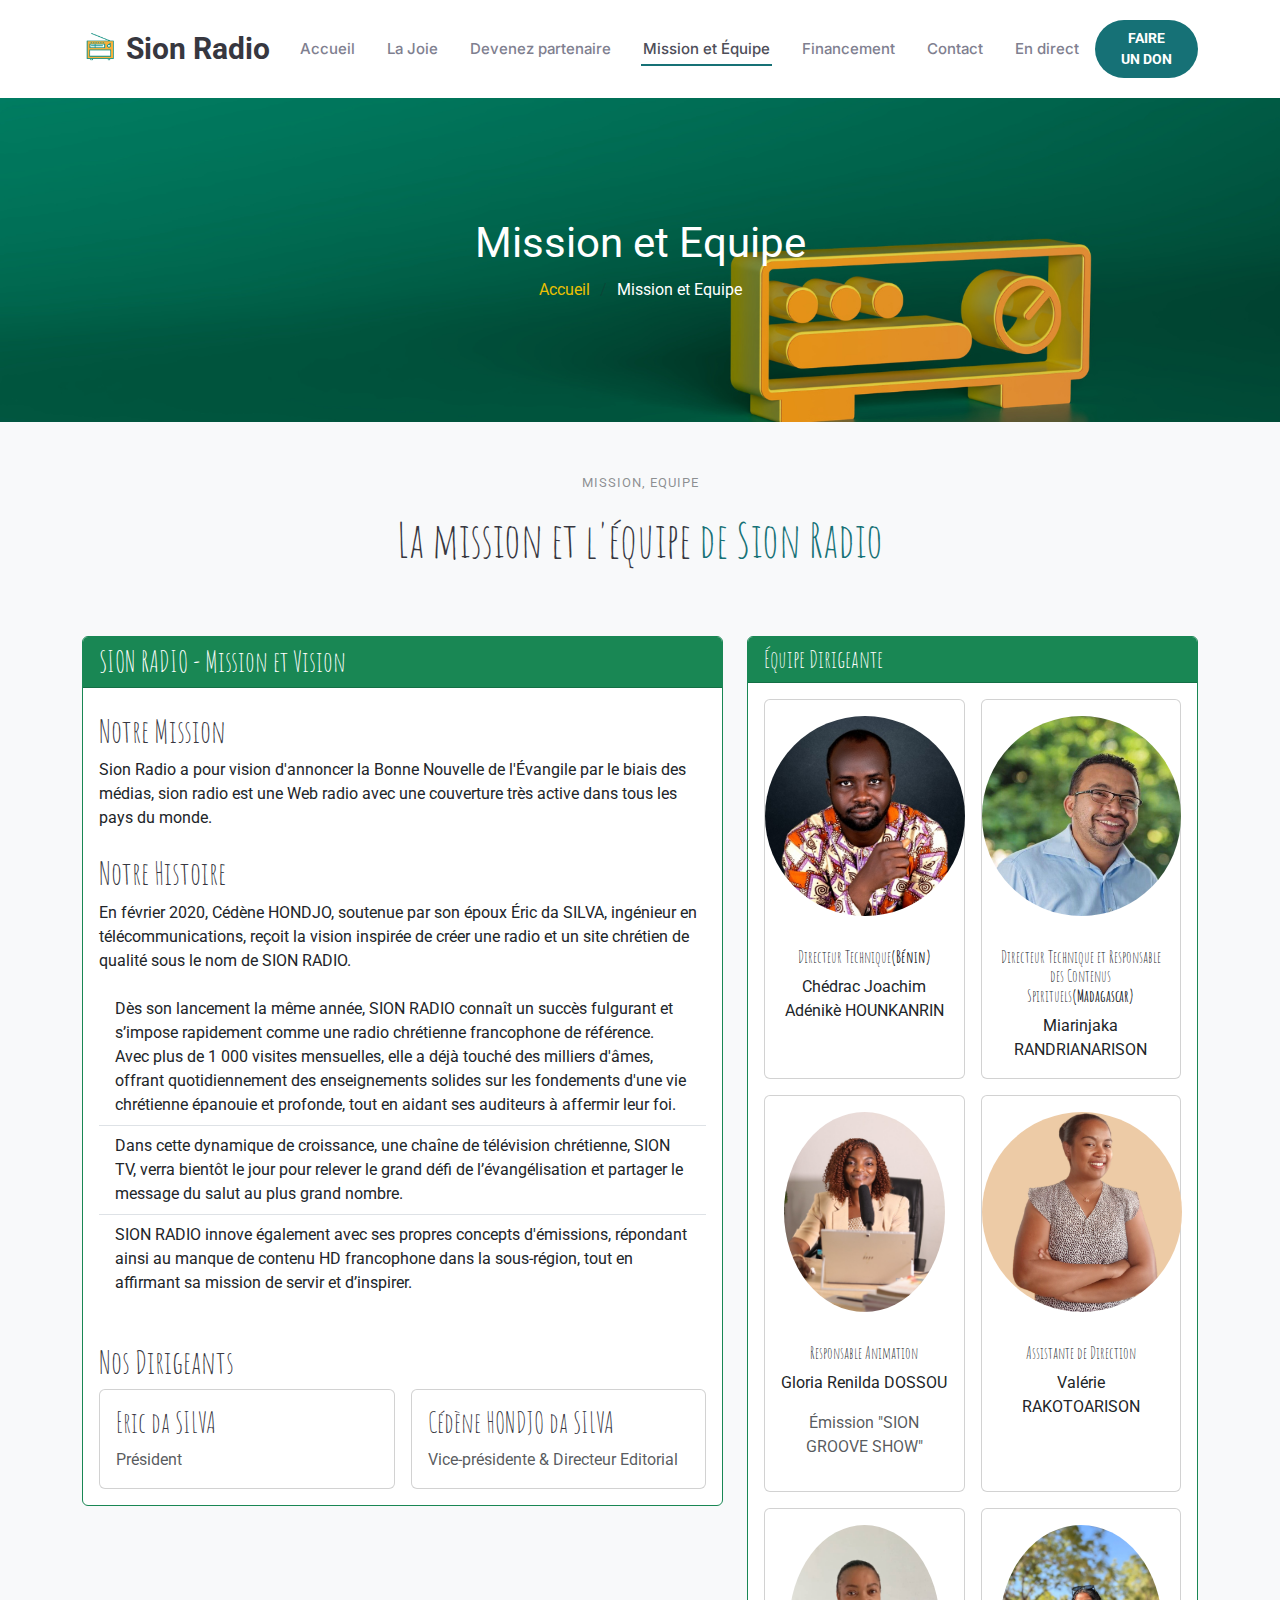
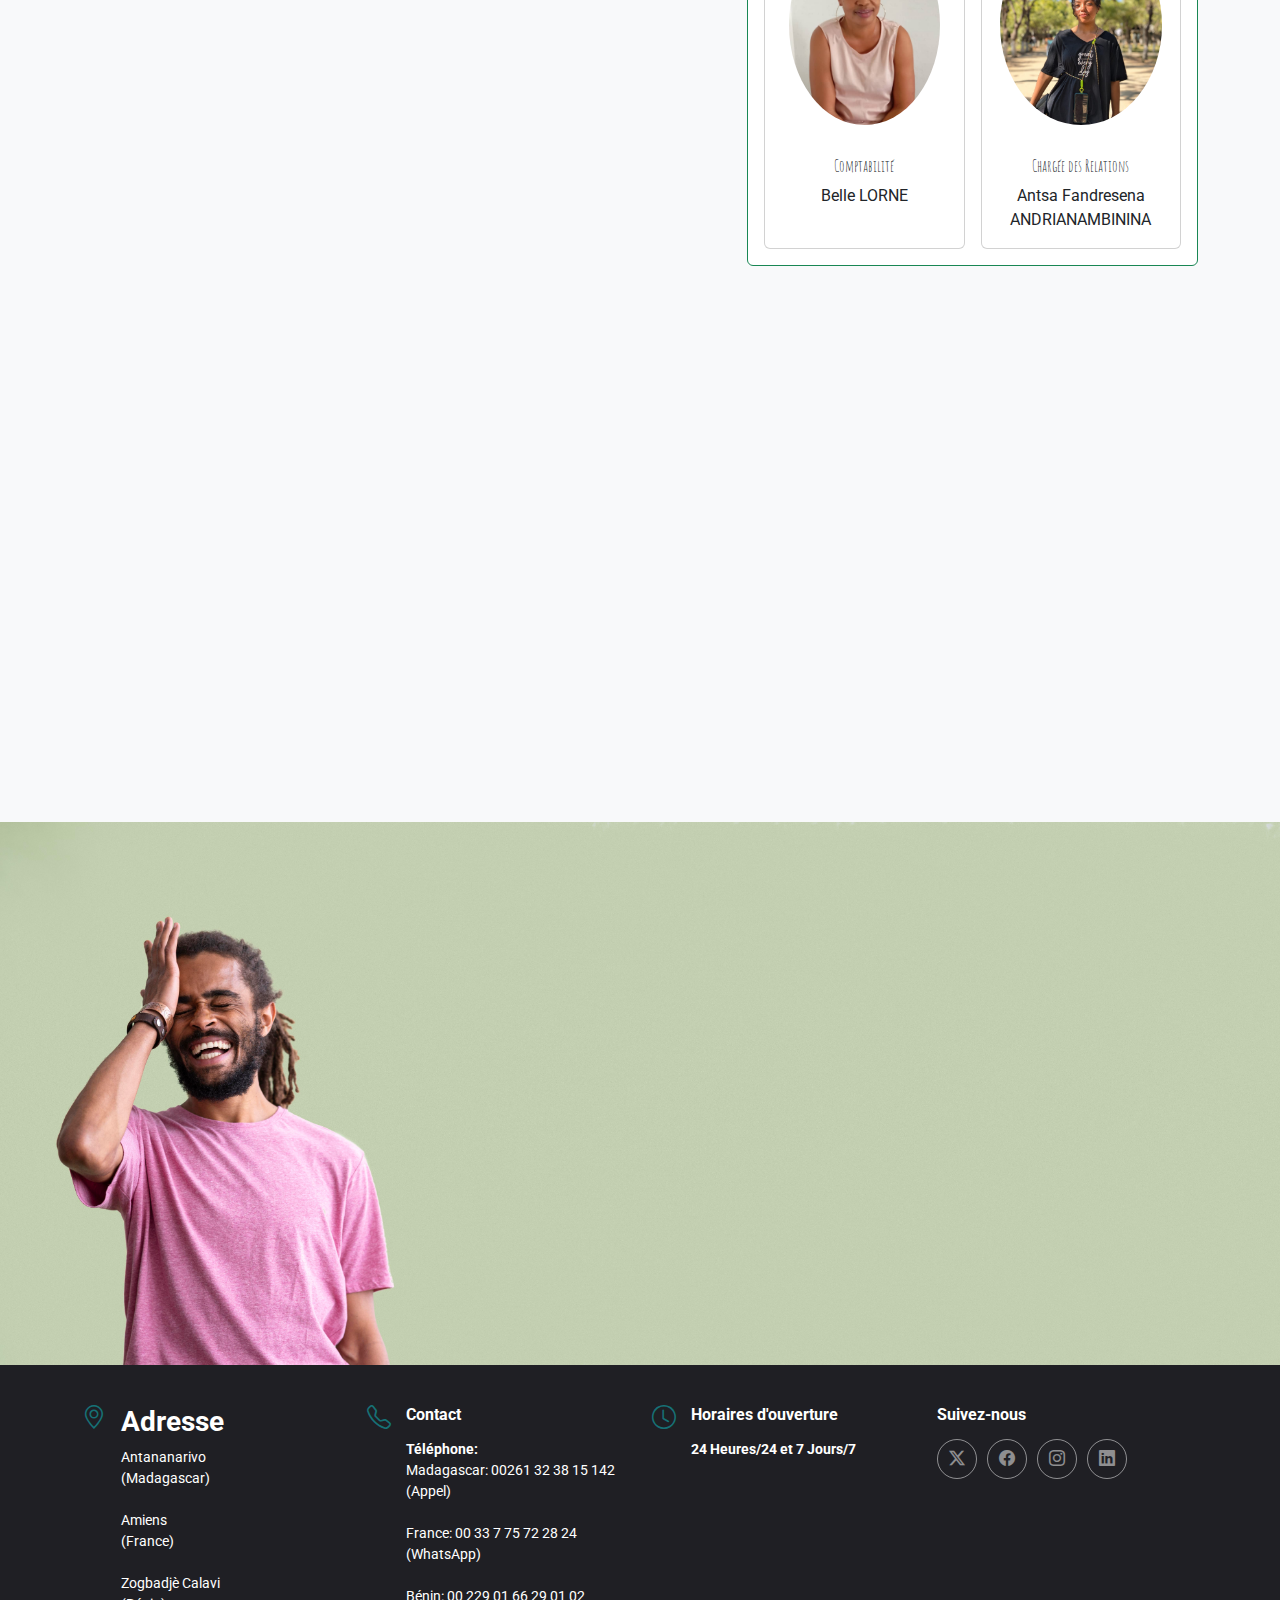
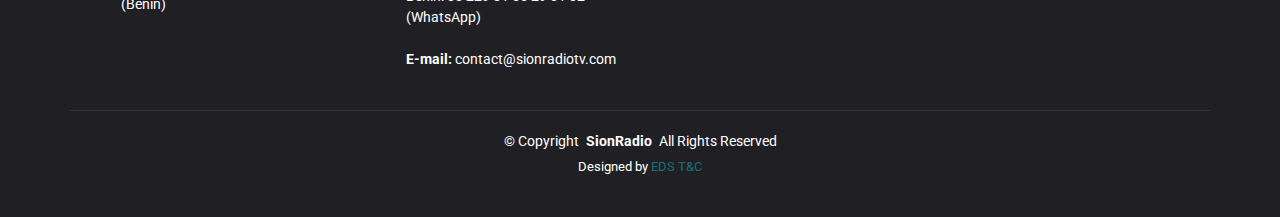
<file: mission.html>
<!DOCTYPE html>
<html lang="fr">

<head>
    <meta charset="utf-8">
    <meta content="width=device-width, initial-scale=1.0" name="viewport">
    <title>Sion Radio - Près de chez vous</title>
    <meta name="description"
        content="Soutenez notre mission avec un financement pour continuer à partager la foi et la joie sur Sion Radio.">
    <meta name="keywords" content="financement, partenariat, radio gospel, soutenir">

    <!-- Favicons -->
    <link href="img/logo1.png" rel="icon">
    <link href="img/logo1.png" rel="apple-touch-icon">

    <!-- Fonts -->
    <link href="https://fonts.googleapis.com" rel="preconnect">
    <link href="https://fonts.gstatic.com" rel="preconnect" crossorigin>
    <link
        href="https://fonts.googleapis.com/css2?family=Roboto:ital,wght@0,100;0,300;0,400;0,500;0,700;0,900;1,100;1,300;1,400;1,500;1,700;1,900&family=Inter:wght@100;200;300;400;500;600;700;800;900&family=Amatic+SC:wght@400;700&display=swap"
        rel="stylesheet">

    <!-- Vendor CSS Files -->


    <link href="assets/vendor/bootstrap/css/bootstrap.min.css" rel="stylesheet">
    <link href="assets/vendor/bootstrap-icons/bootstrap-icons.css" rel="stylesheet">
    <link href="assets/vendor/aos/aos.css" rel="stylesheet">
    <link href="assets/vendor/glightbox/css/glightbox.min.css" rel="stylesheet">
    <link href="assets/vendor/swiper/swiper-bundle.min.css" rel="stylesheet">

    <!-- Main CSS File -->
    <link href="assets/css/main.css" rel="stylesheet">
    <script src="https://api.feexpay.me/feexpay-javascript-sdk/index.js"></script>


    <!-- Google tag (gtag.js) -->
    <script async src="https://www.googletagmanager.com/gtag/js?id=G-FQHSNC2VTP"></script>
    <script>
        window.dataLayer = window.dataLayer || [];
        function gtag() { dataLayer.push(arguments); }
        gtag('js', new Date());

        gtag('config', 'G-FQHSNC2VTP');
    </script>
    <script src="https://api.feexpay.me/feexpay-javascript-sdk/index.js"></script>

</head>

<body class="starter-page-page">

    <header id="header" class="header d-flex align-items-center sticky-top">
        <div class="container position-relative d-flex align-items-center justify-content-between">

            <a href="index.html" class="logo d-flex align-items-center me-auto me-xl-0">
                <img src="img/logo1.png" alt="">
                <h1 class="sitename">Sion Radio</h1>

            </a>

            <nav id="navmenu" class="navmenu">
                <ul>
                    <li><a href="index.html">Accueil<br></a></li>
                    <li><a href="joie.html">La Joie</a></li>
                    <li><a href="partenaire.html">Devenez partenaire</a></li>
                    <li><a href="mission.html" class="active">Mission et Équipe</a></li>
                    <!-- <li><a href="#chefs">Chefs</a></li>
          <li><a href="#gallery">Gallery</a></li>
          <li class="dropdown"><a href="#"><span>Dropdown</span> <i class="bi bi-chevron-down toggle-dropdown"></i></a>
            <ul>
              <li><a href="#">Dropdown 1</a></li>
              <li class="dropdown"><a href="#"><span>Deep Dropdown</span> <i class="bi bi-chevron-down toggle-dropdown"></i></a>
                <ul>
                  <li><a href="#">Deep Dropdown 1</a></li>
                  <li><a href="#">Deep Dropdown 2</a></li>
                  <li><a href="#">Deep Dropdown 3</a></li>
                  <li><a href="#">Deep Dropdown 4</a></li>
                  <li><a href="#">Deep Dropdown 5</a></li>
                </ul>
              </li>
              <li><a href="#">Dropdown 2</a></li>
              <li><a href="#">Dropdown 3</a></li>
              <li><a href="#">Dropdown 4</a></li>
            </ul>
          </li> -->
                    <li><a href="financement.html">Financement</a></li>
                    <!-- Nouveau lien vers la page de financement -->

                    <li><a href="contact.html">Contact</a></li>
                    <li><a href="direct.html">En direct</a></li>

                </ul>
                <i class="mobile-nav-toggle d-xl-none bi bi-list"></i>
            </nav>

            <a class="btn-getstarted" href="#" data-bs-toggle="modal" data-bs-target="#donationModal">
                <center> <strong>FAIRE <br> UN DON</strong> </center>
            </a>

        </div>
    </header>

    <main class="main">

        <!-- Page Title -->
        <div class="page-title" data-aos="fade"
            style="background: url('img/16.png') no-repeat center center/cover; color: white;">
            <div class="container">
                <h1 style="color: white;">Mission et Equipe</h1>
                <nav class="breadcrumbs">
                    <ol style="color: white;">
                        <li><a href="index.html" style="color: rgb(235, 192, 2);">Accueil</a></li>
                        <li class="current">Mission et Equipe</li>
                    </ol>
                </nav>
            </div>
        </div><!-- End Page Title -->

        <!-- Financement Section -->

        <section class="financement py-5 bg-light">
            <!-- Section Title -->
            <div class="container section-title" data-aos="fade-up">
                <h2>Mission, Equipe<br></h2>
                <p><span>La mission et l'équipe</span> <span class="description-title">de Sion Radio</span></p>
            </div><!-- End Section Title -->
            <div class="container">
                <div class="row align-items-start">
                    <div class="col-lg-7" data-aos="fade-right" data-aos-delay="100">
                        <div class="card border-success mb-4">
                            <div class="card-header bg-success text-white">
                                <h3 class="card-title mb-0">SION RADIO - Mission et Vision</h3>
                            </div>
                            <div class="card-body">
                                <div class="mission-section mb-4">
                                    <h5 class="text-success">
                                        <h2>Notre Mission</h2>
                                    </h5>
                                    <p>Sion Radio a pour vision d'annoncer la Bonne Nouvelle de l'Évangile par le biais
                                        des médias,
                                        sion radio est une Web radio avec une couverture très active dans tous les pays
                                        du monde.</p>
                                </div>

                                <div class="history-section mb-4">
                                    <h5 class="text-success">
                                        <h2>Notre Histoire</h2>
                                    </h5>
                                    <ul class="list-group list-group-flush">
                                        <p> En février 2020, Cédène HONDJO, soutenue par son époux Éric da SILVA,
                                            ingénieur en télécommunications, reçoit la vision inspirée de créer une
                                            radio et un site chrétien de qualité sous le nom de SION RADIO.

                                            <li class="list-group-item">Dès son lancement la même année, SION RADIO
                                                connaît un succès fulgurant et s’impose rapidement comme une radio
                                                chrétienne francophone de référence. Avec plus de 1 000 visites
                                                mensuelles, elle a déjà touché des milliers d'âmes, offrant
                                                quotidiennement des enseignements solides sur les fondements d'une vie
                                                chrétienne épanouie et profonde, tout en aidant ses auditeurs à affermir
                                                leur foi.
                                            </li>
                                            <li class="list-group-item">
                                                Dans cette dynamique de croissance, une chaîne de télévision chrétienne,
                                                SION TV, verra bientôt le jour pour relever le grand défi de
                                                l’évangélisation et partager le message du salut au plus grand nombre.
                                            </li>
                                            <li class="list-group-item">
                                                SION RADIO innove également avec ses propres concepts d'émissions,
                                                répondant ainsi au manque de contenu HD francophone dans la sous-région,
                                                tout en affirmant sa mission de servir et d’inspirer.
                                        </p>
                                        </li>

                                    </ul>
                                </div>

                                <div class="leadership-section">
                                    <h5 class="text-success">
                                        <h2>Nos Dirigeants</h2>
                                    </h5>
                                    <div class="row row-cols-1 row-cols-md-2 g-3">
                                        <div class="col">
                                            <div class="card h-100">
                                                <div class="card-body">
                                                    <h6 class="card-title"><strong>
                                                            <h3>Eric da SILVA</h3>
                                                        </strong></h6>
                                                    <p class="card-text text-muted">Président</p>
                                                </div>
                                            </div>
                                        </div>
                                        <div class="col">
                                            <div class="card h-100">
                                                <div class="card-body">
                                                    <h6 class="card-title"><strong>
                                                            <h3>Cédène HONDJO da SILVA</h3>
                                                        </strong></h6>
                                                    <p class="card-text text-muted">Vice-présidente & Directeur
                                                        Editorial</p>
                                                </div>
                                            </div>
                                        </div>
                                        <!-- Ajoutez plus de dirigeants si nécessaire -->
                                    </div>
                                </div>
                            </div>
                        </div>
                    </div>

                    <div class="col-lg-5" data-aos="fade-left" data-aos-delay="100">

                        <div class="card border-success mb-4">
                            <div class="card-header bg-success text-white">
                                <h4 class="card-title mb-0">Équipe Dirigeante</h4>
                            </div>
                            <div class="card-body">
                                <div class="team-grid">
                                    <div class="row row-cols-1 row-cols-md-2 g-3">
                                        <div class="col">
                                            <div class="card h-100 text-center">
                                                <div class="card-img-top">
                                                    <!-- Emplacement pour la photo du Directeur Technique -->
                                                    <img src="img/joachim.jpg" alt="Photo de Chédrac Joachim"
                                                        class="img-fluid rounded-circle my-3"
                                                        style="max-width: 200px; max-height: 200px; object-fit: cover;">
                                                </div>
                                                <div class="card-body">
                                                    <h6 class="card-title">Directeur Technique<span class="fw-bold">(Bénin)</span></h6>
                                                    <p class="card-text">Chédrac Joachim Adénikè HOUNKANRIN</p>
                                                </div>
                                            </div>
                                        </div>
                                        <div class="col">
                                            <div class="card h-100 text-center">
                                                <div class="card-img-top">
                                                    <!-- Emplacement pour la photo du Directeur Technique -->
                                                    <img src="img/miarinjaka.jpeg"
                                                        alt="Photo de Miarinjaka RANDRIANARISON"
                                                        class="img-fluid rounded-circle my-3"
                                                        style="max-width: 200px; max-height: 200px; object-fit: cover;">
                                                </div>
                                                <div class="card-body">
                                                    <h6 class="card-title">Directeur Technique et Responsable des
                                                        Contenus Spirituels<span class="fw-bold">(Madagascar)</span></h6>
                                                    <p class="card-text">Miarinjaka RANDRIANARISON</p>
                                                </div>
                                            </div>
                                        </div>
                                        <!-- <div class="col">
                                            <div class="card h-100 text-center">
                                                <div class="card-img-top">
                                                    <img src="" alt="Photo du Directeur Exécutif" class="img-fluid rounded-circle my-3"
                                                        style="max-width: 200px; max-height: 200px; object-fit: cover;">
                                                </div>
                                                <div class="card-body">
                                                    <h6 class="card-title">Directeur Exécutif</h6>
                                                    <p class="text-muted">Animateur "FANS2JESUS"</p>
                                                </div>
                                            </div>
                                        </div> -->
                                        <div class="col">
                                            <div class="card h-100 text-center">
                                                <div class="card-img-top">
                                                    <!-- Emplacement pour la photo de la Responsable Animation -->
                                                    <img src="img/gloria.jpeg" alt="Photo de Gloria Renilda"
                                                        class="img-fluid rounded-circle my-3"
                                                        style="max-width: 200px; max-height: 200px; object-fit: cover;">
                                                </div>
                                                <div class="card-body">
                                                    <h6 class="card-title">Responsable Animation</h6>
                                                    <p class="card-text">Gloria Renilda DOSSOU</p>
                                                    <p class="text-muted">Émission "SION GROOVE SHOW"</p>
                                                </div>
                                            </div>
                                        </div>
                                        <div class="col">
                                            <div class="card h-100 text-center">
                                                <div class="card-img-top">
                                                    <!-- Emplacement pour la photo de l'Assistante de Direction -->
                                                    <img src="img/valerie.jpeg" alt="Photo de Valérie"
                                                        class="img-fluid rounded-circle my-3"
                                                        style="max-width: 200px; max-height: 200px; object-fit: cover;">
                                                </div>
                                                <div class="card-body">
                                                    <h6 class="card-title">Assistante de Direction</h6>
                                                    <p class="card-text">Valérie RAKOTOARISON</p>
                                                </div>
                                            </div>
                                        </div>
                                        <div class="col">
                                            <div class="card h-100 text-center">
                                                <div class="card-img-top">
                                                    <!-- Emplacement pour la photo de la Responsable Comptabilité -->
                                                    <img src="img/belle.jpeg" alt="Photo de Belle"
                                                        class="img-fluid rounded-circle my-3"
                                                        style="max-width: 200px; max-height: 200px; object-fit: cover;">
                                                </div>
                                                <div class="card-body">
                                                    <h6 class="card-title">Comptabilité</h6>
                                                    <p class="card-text">Belle LORNE</p>
                                                </div>
                                            </div>
                                        </div>
                                        <div class="col">
                                            <div class="card h-100 text-center">
                                                <div class="card-img-top">
                                                    <!-- Emplacement pour la photo de la Chargée des Relations -->
                                                    <img src="img/antsa.jpeg" alt="Photo d'Antsa Fandresena"
                                                        class="img-fluid rounded-circle my-3"
                                                        style="max-width: 200px; max-height: 200px; object-fit: cover;">
                                                </div>
                                                <div class="card-body">
                                                    <h6 class="card-title">Chargée des Relations</h6>
                                                    <p class="card-text">Antsa Fandresena ANDRIANAMBININA</p>
                                                </div>
                                            </div>
                                        </div>
                                    </div>
                                </div>
                            </div>
                        </div>

                    </div>
                </div>
            </div>
            <!-- </section> -->

            <!-- <section class="financement py-5 bg-light"> -->
            <div class="container">
                <div class="row align-items-center">
                    <div class="col-lg-6" data-aos="fade-right" data-aos-delay="100">
                        <div class="card border-success mb-4">
                            <div class="card-header bg-success text-white">
                                <h3 class="card-title mb-0">FANS 2 JESUS : Au Service de l'Évangile</h3>
                            </div>
                            <div class="card-body">
                                <div class="accordion" id="accordionFinancement">
                                    <!-- Section 1: Notre Mission -->
                                    <div class="accordion-item">
                                        <h2 class="accordion-header" id="headingMission">
                                            <button class="accordion-button" type="button" data-bs-toggle="collapse"
                                                data-bs-target="#collapseMission">
                                                Notre Mission
                                            </button>
                                        </h2>
                                        <div id="collapseMission" class="accordion-collapse collapse show"
                                            aria-labelledby="headingMission">
                                            <div class="accordion-body">
                                                <p>SION RADIO est soutenu par un grand nombre de bénévoles qui nous
                                                    permettent d'accomplir notre mission.</p>
                                                <p>Notre vision est d'investir dans la production d'émissions en HD pour
                                                    bâtir un puissant média pour l'Évangile.</p>
                                            </div>
                                        </div>
                                    </div>

                                    <!-- Section 2: Valeurs -->
                                    <div class="accordion-item">
                                        <h2 class="accordion-header" id="headingValeurs">
                                            <button class="accordion-button collapsed" type="button"
                                                data-bs-toggle="collapse" data-bs-target="#collapseValeurs">
                                                Nos Valeurs
                                            </button>
                                        </h2>
                                        <div id="collapseValeurs" class="accordion-collapse collapse"
                                            aria-labelledby="headingValeurs">
                                            <div class="accordion-body">
                                                <h6 class="text-success">Vérité</h6>
                                                <p>Fondés sur la Parole de Dieu, chaque membre de l'équipe est:</p>
                                                <ul class="list-unstyled">
                                                    <li>✓ Né de nouveau</li>
                                                    <li>✓ Aimant le Seigneur</li>
                                                    <li>✓ Marchant selon les principes de Sa Parole</li>
                                                </ul>
                                            </div>
                                        </div>
                                    </div>

                                    <!-- Section 3: Service -->
                                    <div class="accordion-item">
                                        <h2 class="accordion-header" id="headingService">
                                            <button class="accordion-button collapsed" type="button"
                                                data-bs-toggle="collapse" data-bs-target="#collapseService">
                                                Notre Esprit de Service
                                            </button>
                                        </h2>
                                        <div id="collapseService" class="accordion-collapse collapse"
                                            aria-labelledby="headingService">
                                            <div class="accordion-body">
                                                <p>Chaque personne travaillant à SION RADIO répond à l'appel de Dieu.
                                                </p>
                                                <p>Nous œuvrons pour annoncer la Bonne Nouvelle à toute la création.</p>
                                                <blockquote class="blockquote bg-light p-3 rounded">
                                                    <p class="mb-0">"Que chacun de vous mette au service des autres le
                                                        don qu'il a reçu"</p>
                                                    <br>
                                                    <footer class="blockquote-footer">1 Pierre 4:10</footer>
                                                </blockquote>
                                            </div>
                                        </div>
                                    </div>
                                </div>
                            </div>
                            <div class="card-footer bg-light">
                                <div class="d-flex justify-content-between align-items-center">
                                    <span class="text-muted">Rejoignez notre mission</span>
                                    <button class="btn btn-success" data-bs-toggle="modal"
                                        data-bs-target="#donationModal">Soutenez-nous</button>
                                </div>
                            </div>
                        </div>
                    </div>

                    <div class="col-lg-6" data-aos="fade-left" data-aos-delay="100">
                        <!-- <div class="gallery mb-4">
                            <div class="image-container position-relative overflow-hidden rounded shadow-lg">
                                <img src="img/19.png" class="img-fluid w-100" alt="Financement">
                            </div>
                        </div> -->

                        <div class="card border-success">
                            <div class="card-header bg-success text-white">
                                Nos Projets Actuels
                            </div>
                            <div class="card-body">
                                <ul class="list-group list-group-flush">
                                    <li class="list-group-item d-flex justify-content-between align-items-center">
                                        Création de SION TV
                                        <span class="badge bg-success rounded-pill">En cours</span>
                                    </li>
                                    <li class="list-group-item d-flex justify-content-between align-items-center">
                                        Studios Professionnels
                                        <span class="badge bg-success rounded-pill">Planification</span>
                                    </li>
                                    <li class="list-group-item d-flex justify-content-between align-items-center">
                                        Émissions HD
                                        <span class="badge bg-warning rounded-pill">En développement</span>
                                    </li>
                                </ul>
                                <br>
                                <p>En vue de la chaîne de télévision SION TV notre équipe envisage aménager des
                                    studios professionnels avec du matériel et des décors de qualité. Cela sera rendu
                                    possible grâce à votre précieux soutien...</p>
                            </div>
                        </div>
                    </div>
                </div>
            </div>
        </section>

        <!-- Testimonials Section -->
        <section id="testimonials" class="testimonials section light-background"
            style="position: relative; background-image: url('img/22.png'); background-size: cover; background-position: center;">

            <!-- Section Title -->
            <div class="container section-title" data-aos="fade-up" style="position: relative; z-index: 2;">
                <h2>Temoignages</h2>
                <p>Découvrez ce que <span class="description-title">nos auditeurs pensent de nous</span></p>
            </div><!-- End Section Title -->

            <div class="container" data-aos="fade-up" data-aos-delay="100" style="position: relative; z-index: 2;">

                <div class="swiper init-swiper">
                    <script type="application/json" class="swiper-config">
          {
            "loop": true,
            "speed": 600,
            "autoplay": {
              "delay": 5000
            },
            "slidesPerView": "auto",
            "pagination": {
              "el": ".swiper-pagination",
              "type": "bullets",
              "clickable": true
            }
          }
        </script>
                    <div class="swiper-wrapper">
                        <!-- 1er témoignage -->
                        <div class="swiper-slide">
                            <div class="testimonial-item">
                                <div class="row gy-4 justify-content-center">
                                    <div class="col-lg-6">
                                        <div class="testimonial-content">
                                            <p>
                                                <i class="bi bi-quote quote-icon-left"></i>
                                                <span>"SION RADIO est bien plus qu'une simple station. C'est un
                                                    véritable moteur d'inspiration dans ma vie. Les messages sont
                                                    toujours édifiants et remplis de sagesse. J'écoute tous les jours,
                                                    et cela me renforce dans ma foi."</span>
                                                <i class="bi bi-quote quote-icon-right"></i>
                                            </p>
                                            <h3>Jean Dubois</h3>
                                            <h4>Auditeur fidèle</h4>
                                            <div class="stars">
                                                <i class="bi bi-star-fill"></i><i class="bi bi-star-fill"></i><i
                                                    class="bi bi-star-fill"></i><i class="bi bi-star-fill"></i><i
                                                    class="bi bi-star-fill"></i>
                                            </div>
                                        </div>
                                    </div>
                                    <div class="col-lg-2 text-center">
                                        <img src="assets/img/testimonials/testimonials-1.jpg"
                                            class="img-fluid testimonial-img" alt="Jean Dubois">
                                    </div>
                                </div>
                            </div>
                        </div><!-- End testimonial item -->

                        <!-- 2e témoignage -->
                        <div class="swiper-slide">
                            <div class="testimonial-item">
                                <div class="row gy-4 justify-content-center">
                                    <div class="col-lg-6">
                                        <div class="testimonial-content">
                                            <p>
                                                <i class="bi bi-quote quote-icon-left"></i>
                                                <span>"Une radio unique, où chaque message résonne profondément dans le
                                                    cœur. Les animateurs sont passionnés et l'atmosphère qu'ils créent
                                                    est vraiment spéciale. J'ai découvert une nouvelle source de paix
                                                    intérieure grâce à SION RADIO."</span>
                                                <i class="bi bi-quote quote-icon-right"></i>
                                            </p>
                                            <h3>Élodie Bernard</h3>
                                            <h4>Auditrice passionnée</h4>
                                            <div class="stars">
                                                <i class="bi bi-star-fill"></i><i class="bi bi-star-fill"></i><i
                                                    class="bi bi-star-fill"></i><i class="bi bi-star-fill"></i><i
                                                    class="bi bi-star-fill"></i>
                                            </div>
                                        </div>
                                    </div>
                                    <div class="col-lg-2 text-center">
                                        <img src="assets/img/testimonials/testimonials-2.jpg"
                                            class="img-fluid testimonial-img" alt="Élodie Bernard">
                                    </div>
                                </div>
                            </div>
                        </div>
                        <div class="swiper-slide">
                            <div class="testimonial-item">
                                <div class="row gy-4 justify-content-center">
                                    <div class="col-lg-6">
                                        <div class="testimonial-content">
                                            <p>
                                                <i class="bi bi-quote quote-icon-left"></i>
                                                <span>"SION RADIO m'accompagne tous les jours dans ma vie spirituelle.
                                                    Chaque émission me touche et m'inspire à vivre ma foi avec plus
                                                    d'engagement. C'est une bénédiction d'avoir une telle ressource à
                                                    portée de main."</span>
                                                <i class="bi bi-quote quote-icon-right"></i>
                                            </p>
                                            <h3>Alice Leblanc</h3>
                                            <h4>Auditrice engagée</h4>
                                            <div class="stars">
                                                <i class="bi bi-star-fill"></i><i class="bi bi-star-fill"></i><i
                                                    class="bi bi-star-fill"></i><i class="bi bi-star-fill"></i><i
                                                    class="bi bi-star-fill"></i>
                                            </div>
                                        </div>
                                    </div>
                                    <div class="col-lg-2 text-center">
                                        <img src="assets/img/testimonials/testimonials-3.jpg"
                                            class="img-fluid testimonial-img" alt="Alice Leblanc">
                                    </div>
                                </div>
                            </div>
                        </div><!-- End testimonial item -->

                        <div class="swiper-slide">
                            <div class="testimonial-item">
                                <div class="row gy-4 justify-content-center">
                                    <div class="col-lg-6">
                                        <div class="testimonial-content">
                                            <p>
                                                <i class="bi bi-quote quote-icon-left"></i>
                                                <span>"Un grand merci à l'équipe de SION RADIO pour les merveilleux
                                                    moments de prière et de méditation partagés. Votre station est une
                                                    véritable bénédiction pour nous tous."</span>
                                                <i class="bi bi-quote quote-icon-right"></i>
                                            </p>
                                            <h3>François Martin</h3>
                                            <h4>Auditeur reconnaissant</h4>
                                            <div class="stars">
                                                <i class="bi bi-star-fill"></i><i class="bi bi-star-fill"></i><i
                                                    class="bi bi-star-fill"></i><i class="bi bi-star-fill"></i><i
                                                    class="bi bi-star-fill"></i>
                                            </div>
                                        </div>
                                    </div>
                                    <div class="col-lg-2 text-center">
                                        <img src="assets/img/testimonials/testimonials-4.jpg"
                                            class="img-fluid testimonial-img" alt="François Martin">
                                    </div>
                                </div>
                            </div>
                        </div><!-- End testimonial item -->

                    </div>
                    <div class="swiper-pagination"></div>
                </div>

            </div>

        </section><!-- /Testimonials Section -->


    </main>

    <footer id="footer" class="footer dark-background">
        <div class="container">
            <div class="row gy-3">
                <div class="col-lg-3 col-md-6 d-flex">
                    <i class="bi bi-geo-alt icon"></i>
                    <div class="address">
                        <h3> <strong>Adresse</strong> </h3>
                        <p>Antananarivo </p> <span>(Madagascar)</span>
                        <br><br>
                        <p>Amiens </p> <span>(France)</span>
                        <br><br>
                        <p>Zogbadjè Calavi</p> <span>(Bénin)</span>
                    </div>
                </div>

                <div class="col-lg-3 col-md-6 d-flex">
                    <i class="bi bi-telephone icon"></i>
                    <div>
                        <h4>Contact</h4>
                        <p>
                            <strong>Téléphone:</strong>
                            <br>
                            <span>Madagascar:</span>
                            <span>00261 32 38 15 142<br>(Appel)</span>
                            <br> <br>
                            <span>France:</span>
                            <span>00 33 7 75 72 28 24 (WhatsApp)</span>
                            <br> <br>
                            <span>Bénin:</span>
                            <span>00 229 01 66 29 01 02 (WhatsApp)</span>
                            <br><br>
                            <strong>E-mail:</strong>
                            <span>contact@sionradiotv.com</span>
                        </p>
                    </div>
                </div>

                <div class="col-lg-3 col-md-6 d-flex">
                    <i class="bi bi-clock icon"></i>
                    <div>
                        <h4>Horaires d'ouverture</h4>
                        <p><strong>24 Heures/24 et 7 Jours/7</strong>
                        </p>
                    </div>
                </div>

                <div class="col-lg-3 col-md-6">
                    <h4>Suivez-nous</h4>
                    <div class="social-links d-flex">
                        <a href="#" class="twitter"><i class="bi bi-twitter-x"></i></a>
                        <a href="#" class="facebook"><i class="bi bi-facebook"></i></a>
                        <a href="#" class="instagram"><i class="bi bi-instagram"></i></a>
                        <a href="#" class="linkedin"><i class="bi bi-linkedin"></i></a>
                    </div>
                </div>
            </div>
        </div>
        <div class="container copyright text-center mt-4">
            <p>© <span>Copyright</span> <strong class="px-1 sitename">SionRadio</strong> <span>All Rights
                    Reserved</span></p>
            <div class="credits">Designed by <a href="">EDS T&C</a></div>
        </div>
    </footer>

    <div class="modal fade" id="donationModal" tabindex="-1" aria-labelledby="donationModalLabel" aria-hidden="true">
        <div class="modal-dialog">
            <div class="modal-content">
                <div class="modal-header">
                    <h5 class="modal-title" id="donationModalLabel">Faire un don</h5>
                    <button type="button" class="btn-close" data-bs-dismiss="modal" aria-label="Close"></button>
                </div>
                <div class="modal-body">
                    <form id="donationForm">
                        <div class="mb-3">
                            <label for="donationAmount" class="form-label">Montant du don (XOF)</label>
                            <input type="number" class="form-control" id="donationAmount"
                                placeholder="Entrez le montant" required>
                        </div>
                        <div class="mb-3">
                            <label for="paymentMethod" class="form-label">Mode de paiement</label>
                            <select class="form-select" id="paymentMethod" required>
                                <option value="MOBILE">Mobile Money</option>
                                <option value="CARD">Carte Bancaire</option>
                            </select>
                        </div>
                    </form>
                    <!-- Conteneur pour le bouton généré par FeexPay -->
                    <div id="render" class="mt-3"></div>
                </div>
                <div class="modal-footer">
                    <button type="button" class="btn btn-secondary" data-bs-dismiss="modal">Annuler</button>
                    <button type="button" class="btn btn-success" id="confirmDonation">Confirmer</button>
                </div>
            </div>
        </div>
    </div>

    <a href="#" id="scroll-top" class="scroll-top d-flex align-items-center justify-content-center"><i
            class="bi bi-arrow-up-short"></i></a>


    <div class="modal fade" id="donationModal" tabindex="-1" aria-labelledby="donationModalLabel" aria-hidden="true">
        <div class="modal-dialog">
            <div class="modal-content">
                <div class="modal-header">
                    <h5 class="modal-title" id="donationModalLabel">Faire un don</h5>
                    <button type="button" class="btn-close" data-bs-dismiss="modal" aria-label="Close"></button>
                </div>
                <div class="modal-body">
                    <form id="donationForm">
                        <div class="mb-3">
                            <label for="donationAmount" class="form-label">Montant du don (XOF)</label>
                            <input type="number" class="form-control" id="donationAmount"
                                placeholder="Entrez le montant" required>
                        </div>
                        <div class="mb-3">
                            <label for="paymentMethod" class="form-label">Mode de paiement</label>
                            <select class="form-select" id="paymentMethod" required>
                                <option value="MOBILE">Mobile Money</option>
                                <option value="CARD">Carte Bancaire</option>
                            </select>
                        </div>
                    </form>
                    <!-- Conteneur pour le bouton généré par FeexPay -->
                    <div id="render" class="mt-3"></div>
                </div>
                <div class="modal-footer">
                    <button type="button" class="btn btn-secondary" data-bs-dismiss="modal">Annuler</button>
                    <button type="button" class="btn btn-success" id="confirmDonation">Confirmer</button>
                </div>
            </div>
        </div>
    </div>

    <!-- Preloader -->
    <div id="preloader"></div>

    <!-- Vendor JS Files -->
    <script src="assets/vendor/bootstrap/js/bootstrap.bundle.min.js"></script>
    <script src="assets/vendor/aos/aos.js"></script>
    <script src="assets/vendor/glightbox/js/glightbox.min.js"></script>
    <script src="assets/vendor/purecounter/purecounter_vanilla.js"></script>
    <script src="assets/vendor/swiper/swiper-bundle.min.js"></script>

    <!-- Main JS File -->
    <script src="assets/js/main.js" defer></script>
    <script src="assets/js/paiement.js"></script>

</body>

</html>
</file>
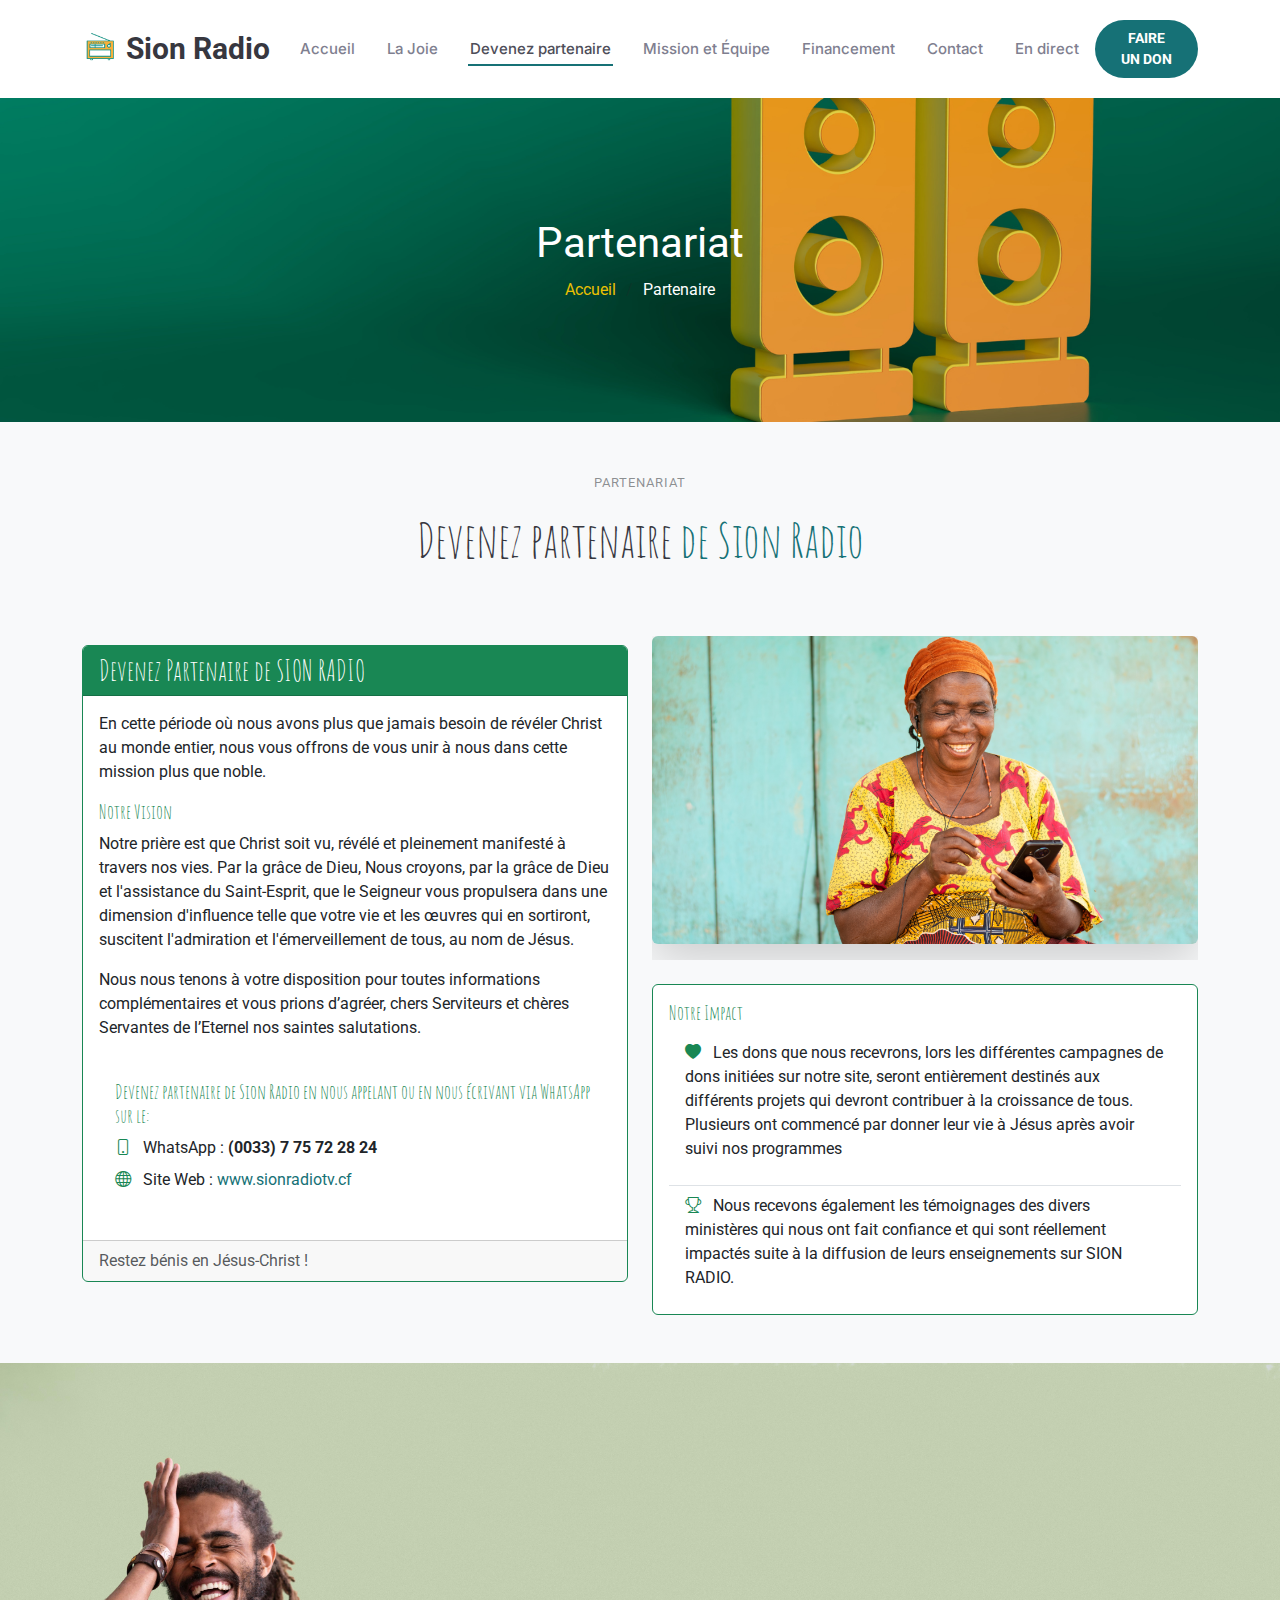
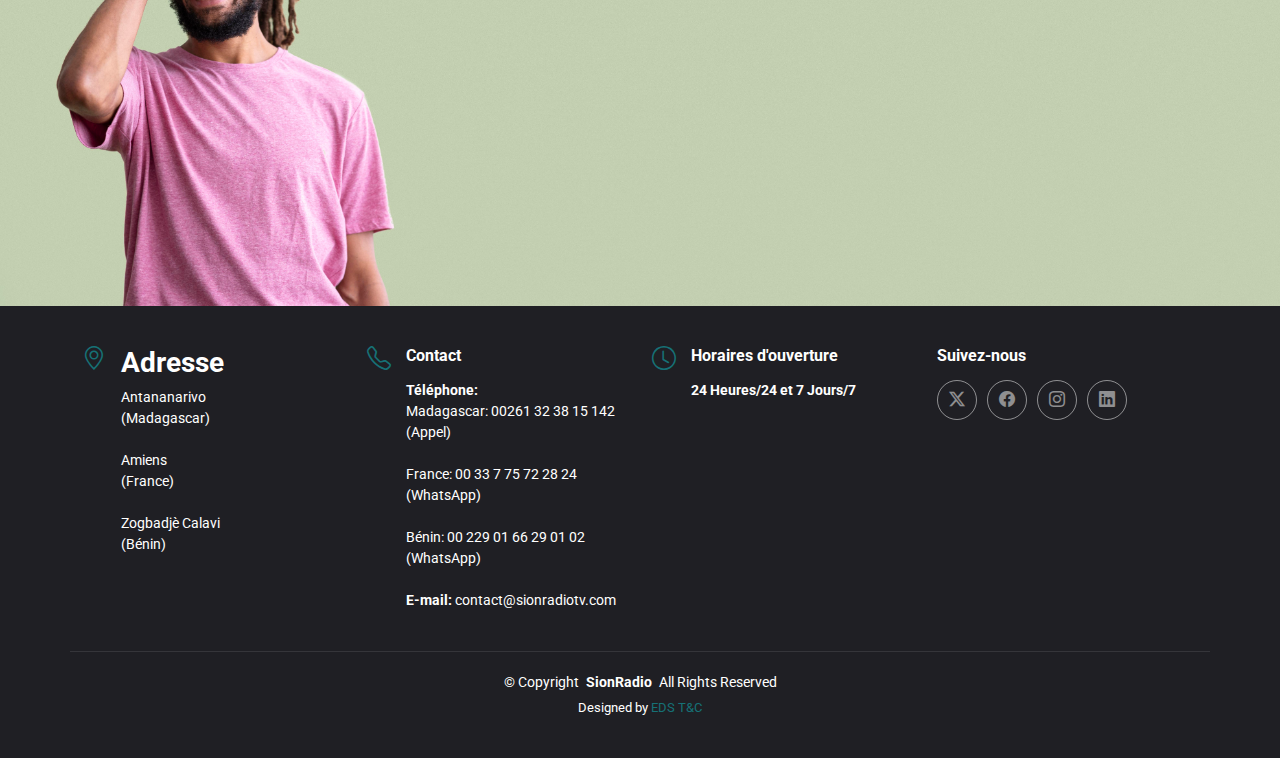
<file: partenaire.html>
<!DOCTYPE html>
<html lang="fr">

<head>
    <meta charset="utf-8">
    <meta content="width=device-width, initial-scale=1.0" name="viewport">
    <title>Sion Radio - Près de chez vous</title>
    <meta name="description"
        content="Soutenez notre mission avec un financement pour continuer à partager la foi et la joie sur Sion Radio.">
    <meta name="keywords" content="financement, partenariat, radio gospel, soutenir">

    <!-- Favicons -->
    <link href="img/logo1.png" rel="icon">
    <link href="img/logo1.png" rel="apple-touch-icon">

    <!-- Fonts -->
    <link href="https://fonts.googleapis.com" rel="preconnect">
    <link href="https://fonts.gstatic.com" rel="preconnect" crossorigin>
    <link
        href="https://fonts.googleapis.com/css2?family=Roboto:ital,wght@0,100;0,300;0,400;0,500;0,700;0,900;1,100;1,300;1,400;1,500;1,700;1,900&family=Inter:wght@100;200;300;400;500;600;700;800;900&family=Amatic+SC:wght@400;700&display=swap"
        rel="stylesheet">

    <!-- Vendor CSS Files -->


    <link href="assets/vendor/bootstrap/css/bootstrap.min.css" rel="stylesheet">
    <link href="assets/vendor/bootstrap-icons/bootstrap-icons.css" rel="stylesheet">
    <link href="assets/vendor/aos/aos.css" rel="stylesheet">
    <link href="assets/vendor/glightbox/css/glightbox.min.css" rel="stylesheet">
    <link href="assets/vendor/swiper/swiper-bundle.min.css" rel="stylesheet">

    <!-- Main CSS File -->
    <link href="assets/css/main.css" rel="stylesheet">

    <!-- Google tag (gtag.js) -->
    <script async src="https://www.googletagmanager.com/gtag/js?id=G-FQHSNC2VTP"></script>
    <script>
        window.dataLayer = window.dataLayer || [];
        function gtag() { dataLayer.push(arguments); }
        gtag('js', new Date());

        gtag('config', 'G-FQHSNC2VTP');
    </script>
    <script src="https://api.feexpay.me/feexpay-javascript-sdk/index.js"></script>

</head>

<body class="starter-page-page">

    <header id="header" class="header d-flex align-items-center sticky-top">
        <div class="container position-relative d-flex align-items-center justify-content-between">

            <a href="index.html" class="logo d-flex align-items-center me-auto me-xl-0">
                <img src="img/logo1.png" alt="">
                <h1 class="sitename">Sion Radio</h1>

            </a>

            <nav id="navmenu" class="navmenu">
                <ul>
                    <li><a href="index.html">Accueil<br></a></li>
                    <li><a href="joie.html">La Joie</a></li>
                    <li><a href="partenaire.html" class="active">Devenez partenaire</a></li>
                    <li><a href="mission.html">Mission et Équipe</a></li>
                    <!-- <li><a href="#chefs">Chefs</a></li>
          <li><a href="#gallery">Gallery</a></li>
          <li class="dropdown"><a href="#"><span>Dropdown</span> <i class="bi bi-chevron-down toggle-dropdown"></i></a>
            <ul>
              <li><a href="#">Dropdown 1</a></li>
              <li class="dropdown"><a href="#"><span>Deep Dropdown</span> <i class="bi bi-chevron-down toggle-dropdown"></i></a>
                <ul>
                  <li><a href="#">Deep Dropdown 1</a></li>
                  <li><a href="#">Deep Dropdown 2</a></li>
                  <li><a href="#">Deep Dropdown 3</a></li>
                  <li><a href="#">Deep Dropdown 4</a></li>
                  <li><a href="#">Deep Dropdown 5</a></li>
                </ul>
              </li>
              <li><a href="#">Dropdown 2</a></li>
              <li><a href="#">Dropdown 3</a></li>
              <li><a href="#">Dropdown 4</a></li>
            </ul>
          </li> -->
                    <li><a href="financement.html">Financement</a></li>
                    <!-- Nouveau lien vers la page de financement -->

                    <li><a href="contact.html">Contact</a></li>
                    <li><a href="direct.html">En direct</a></li>

                </ul>
                <i class="mobile-nav-toggle d-xl-none bi bi-list"></i>
            </nav>

            <a class="btn-getstarted" href="#" data-bs-toggle="modal" data-bs-target="#donationModal">
                <center> <strong>FAIRE <br> UN DON</strong> </center>
            </a>

        </div>
    </header>

    <main class="main">

        <!-- Page Title -->
        <div class="page-title" data-aos="fade"
            style="background: url('img/14.png') no-repeat center center/cover; color: white;">
            <div class="container">
                <h1 style="color: white;">Partenariat</h1>
                <nav class="breadcrumbs">
                    <ol style="color: white;">
                        <li><a href="index.html" style="color: rgb(235, 192, 2);">Accueil</a></li>
                        <li class="current">Partenaire</li>
                    </ol>
                </nav>
            </div>
        </div><!-- End Page Title -->

        <!-- Financement Section -->

        <section class="financement py-5 bg-light">
            <!-- Section Title -->
            <div class="container section-title" data-aos="fade-up">
                <h2>partenariat<br></h2>
                <p><span>Devenez partenaire</span> <span class="description-title">de Sion Radio</span></p>
            </div><!-- End Section Title -->
            <div class="container">
                <div class="row align-items-center">
                    <div class="col-lg-6" data-aos="fade-right" data-aos-delay="100">
                        <div class="card  border-success mb-4">
                            <div class="card-header bg-success text-white">
                                <h3 class="card-title mb-0">Devenez Partenaire de SION RADIO</h3>
                            </div>
                            <div class="card-body">
                                <p class="card-text">
                                    En cette période où nous avons plus que jamais besoin de révéler
                                    Christ au monde entier, nous vous offrons de vous unir à nous dans cette mission
                                    plus que
                                    noble.
                                </p>

                                <div class="mb-4">
                                    <h5 class="text-success">Notre Vision</h5>
                                    <p>
                                        Notre prière est que Christ soit vu, révélé et pleinement manifesté à travers
                                        nos vies.
                                        Par la grâce de Dieu, Nous croyons, par la grâce de Dieu et l&#39;assistance du
                                        Saint-Esprit, que le Seigneur vous
                                        propulsera dans une dimension d&#39;influence telle que votre vie et les œuvres
                                        qui en sortiront,
                                        suscitent l&#39;admiration et l&#39;émerveillement de tous, au nom de Jésus.
                                    </p>

                                    <p>Nous nous tenons à votre disposition pour toutes informations complémentaires et
                                        vous prions
                                        d’agréer, chers Serviteurs et chères Servantes de l’Eternel nos saintes
                                        salutations.</p>
                                </div>

                                <div class="bg-soft-success p-3 rounded">
                                    <h5 class="text-success">Devenez partenaire de Sion Radio en nous appelant ou en
                                        nous écrivant via WhatsApp
                                        sur le:</h5>
                                    <ul class="list-unstyled">
                                        <li class="mb-2">
                                            <i class="bi bi-phone text-success me-2"></i>
                                            WhatsApp : <strong>(0033) 7 75 72 28 24</strong>
                                        </li>
                                        <li class="mb-2">
                                            <i class="bi bi-globe text-success me-2"></i>
                                            Site Web : <a href="https://www.sionradiotv.cf" target="_blank"
                                                class="text-decoration-none">www.sionradiotv.cf</a>
                                        </li>
                                    </ul>
                                </div>
                            </div>
                            <div class="card-footer">
                                <p class="text-muted mb-0">
                                    Restez bénis en Jésus-Christ !
                                </p>
                            </div>
                        </div>
                    </div>

                    <div class="col-lg-6" data-aos="fade-left" data-aos-delay="100">
                        <div class="gallery">
                            <div class="row g-3">
                                <div class="col-12 mb-3">
                                    <div class="image-container position-relative overflow-hidden rounded shadow-lg">
                                        <img src="img/19.png" class="img-fluid w-100" alt="Financement">
                                    </div>
                                </div>
                                <!-- <div class="col-12">
                                    <div class="image-container position-relative overflow-hidden rounded shadow-lg">
                                        <img src="img/18.png" class="img-fluid w-100" alt="Financement">
                                    </div>
                                </div> -->
                            </div>
                        </div>

                        <div class="impact-section mt-4">
                            <div class="card border-success">
                                <div class="card-body">
                                    <h5 class="card-title text-success">Notre Impact</h5>
                                    <ul class="list-group list-group-flush">
                                        <li class="list-group-item">
                                            <i class="bi bi-heart-fill text-success me-2"></i>
                                            Les dons que nous recevrons, lors les différentes campagnes de dons
                                            initiées sur notre site,
                                            seront entièrement destinés aux différents projets qui devront
                                            contribuer à la croissance de
                                            tous.
                                            <p>
                                                Plusieurs ont commencé par donner leur vie à Jésus après avoir suivi nos
                                                programmes </p>
                                        </li>
                                        <li class="list-group-item">
                                            <i class="bi bi-trophy text-success me-2"></i>
                                            Nous recevons également les témoignages des divers ministères qui nous ont
                                            fait confiance et
                                            qui sont réellement impactés suite à la diffusion de leurs enseignements sur
                                            SION RADIO.
                                        </li>
                                    </ul>
                                </div>
                            </div>
                        </div>
                    </div>
                </div>
            </div>
        </section>

        <!-- Testimonials Section -->
        <section id="testimonials" class="testimonials section light-background"
            style="position: relative; background-image: url('img/22.png'); background-size: cover; background-position: center;">

            <!-- Section Title -->
            <div class="container section-title" data-aos="fade-up" style="position: relative; z-index: 2;">
                <h2>Temoignages</h2>
                <p>Découvrez ce que <span class="description-title">nos auditeurs pensent de nous</span></p>
            </div><!-- End Section Title -->

            <div class="container" data-aos="fade-up" data-aos-delay="100" style="position: relative; z-index: 2;">

                <div class="swiper init-swiper">
                    <script type="application/json" class="swiper-config">
          {
            "loop": true,
            "speed": 600,
            "autoplay": {
              "delay": 5000
            },
            "slidesPerView": "auto",
            "pagination": {
              "el": ".swiper-pagination",
              "type": "bullets",
              "clickable": true
            }
          }
        </script>
                    <div class="swiper-wrapper">
                        <!-- 1er témoignage -->
                        <div class="swiper-slide">
                            <div class="testimonial-item">
                                <div class="row gy-4 justify-content-center">
                                    <div class="col-lg-6">
                                        <div class="testimonial-content">
                                            <p>
                                                <i class="bi bi-quote quote-icon-left"></i>
                                                <span>"SION RADIO est bien plus qu'une simple station. C'est un
                                                    véritable moteur d'inspiration dans ma vie. Les messages sont
                                                    toujours édifiants et remplis de sagesse. J'écoute tous les jours,
                                                    et cela me renforce dans ma foi."</span>
                                                <i class="bi bi-quote quote-icon-right"></i>
                                            </p>
                                            <h3>Jean Dubois</h3>
                                            <h4>Auditeur fidèle</h4>
                                            <div class="stars">
                                                <i class="bi bi-star-fill"></i><i class="bi bi-star-fill"></i><i
                                                    class="bi bi-star-fill"></i><i class="bi bi-star-fill"></i><i
                                                    class="bi bi-star-fill"></i>
                                            </div>
                                        </div>
                                    </div>
                                    <div class="col-lg-2 text-center">
                                        <img src="assets/img/testimonials/testimonials-1.jpg"
                                            class="img-fluid testimonial-img" alt="Jean Dubois">
                                    </div>
                                </div>
                            </div>
                        </div><!-- End testimonial item -->

                        <!-- 2e témoignage -->
                        <div class="swiper-slide">
                            <div class="testimonial-item">
                                <div class="row gy-4 justify-content-center">
                                    <div class="col-lg-6">
                                        <div class="testimonial-content">
                                            <p>
                                                <i class="bi bi-quote quote-icon-left"></i>
                                                <span>"Une radio unique, où chaque message résonne profondément dans le
                                                    cœur. Les animateurs sont passionnés et l'atmosphère qu'ils créent
                                                    est vraiment spéciale. J'ai découvert une nouvelle source de paix
                                                    intérieure grâce à SION RADIO."</span>
                                                <i class="bi bi-quote quote-icon-right"></i>
                                            </p>
                                            <h3>Élodie Bernard</h3>
                                            <h4>Auditrice passionnée</h4>
                                            <div class="stars">
                                                <i class="bi bi-star-fill"></i><i class="bi bi-star-fill"></i><i
                                                    class="bi bi-star-fill"></i><i class="bi bi-star-fill"></i><i
                                                    class="bi bi-star-fill"></i>
                                            </div>
                                        </div>
                                    </div>
                                    <div class="col-lg-2 text-center">
                                        <img src="assets/img/testimonials/testimonials-2.jpg"
                                            class="img-fluid testimonial-img" alt="Élodie Bernard">
                                    </div>
                                </div>
                            </div>
                        </div>

                        <div class="swiper-slide">
                            <div class="testimonial-item">
                                <div class="row gy-4 justify-content-center">
                                    <div class="col-lg-6">
                                        <div class="testimonial-content">
                                            <p>
                                                <i class="bi bi-quote quote-icon-left"></i>
                                                <span>"SION RADIO m'accompagne tous les jours dans ma vie spirituelle.
                                                    Chaque émission me touche et m'inspire à vivre ma foi avec plus
                                                    d'engagement. C'est une bénédiction d'avoir une telle ressource à
                                                    portée de main."</span>
                                                <i class="bi bi-quote quote-icon-right"></i>
                                            </p>
                                            <h3>Alice Leblanc</h3>
                                            <h4>Auditrice engagée</h4>
                                            <div class="stars">
                                                <i class="bi bi-star-fill"></i><i class="bi bi-star-fill"></i><i
                                                    class="bi bi-star-fill"></i><i class="bi bi-star-fill"></i><i
                                                    class="bi bi-star-fill"></i>
                                            </div>
                                        </div>
                                    </div>
                                    <div class="col-lg-2 text-center">
                                        <img src="assets/img/testimonials/testimonials-3.jpg"
                                            class="img-fluid testimonial-img" alt="Alice Leblanc">
                                    </div>
                                </div>
                            </div>
                        </div><!-- End testimonial item -->

                        <div class="swiper-slide">
                            <div class="testimonial-item">
                                <div class="row gy-4 justify-content-center">
                                    <div class="col-lg-6">
                                        <div class="testimonial-content">
                                            <p>
                                                <i class="bi bi-quote quote-icon-left"></i>
                                                <span>"Un grand merci à l'équipe de SION RADIO pour les merveilleux
                                                    moments de prière et de méditation partagés. Votre station est une
                                                    véritable bénédiction pour nous tous."</span>
                                                <i class="bi bi-quote quote-icon-right"></i>
                                            </p>
                                            <h3>François Martin</h3>
                                            <h4>Auditeur reconnaissant</h4>
                                            <div class="stars">
                                                <i class="bi bi-star-fill"></i><i class="bi bi-star-fill"></i><i
                                                    class="bi bi-star-fill"></i><i class="bi bi-star-fill"></i><i
                                                    class="bi bi-star-fill"></i>
                                            </div>
                                        </div>
                                    </div>
                                    <div class="col-lg-2 text-center">
                                        <img src="assets/img/testimonials/testimonials-4.jpg"
                                            class="img-fluid testimonial-img" alt="François Martin">
                                    </div>
                                </div>
                            </div>
                        </div><!-- End testimonial item -->

                    </div>
                    <div class="swiper-pagination"></div>
                </div>

            </div>

        </section><!-- /Testimonials Section -->


    </main>

    <footer id="footer" class="footer dark-background">
        <div class="container">
            <div class="row gy-3">
                <div class="col-lg-3 col-md-6 d-flex">
                    <i class="bi bi-geo-alt icon"></i>
                    <div class="address">
                        <h3> <strong>Adresse</strong> </h3>
                        <p>Antananarivo </p> <span>(Madagascar)</span>
                        <br><br>
                        <p>Amiens </p> <span>(France)</span>
                        <br><br>
                        <p>Zogbadjè Calavi</p> <span>(Bénin)</span>
                    </div>
                </div>

                <div class="col-lg-3 col-md-6 d-flex">
                    <i class="bi bi-telephone icon"></i>
                    <div>
                        <h4>Contact</h4>
                        <p>
                            <strong>Téléphone:</strong>
                            <br>
                            <span>Madagascar:</span>
                            <span>00261 32 38 15 142<br>(Appel)</span>
                            <br> <br>
                            <span>France:</span>
                            <span>00 33 7 75 72 28 24 (WhatsApp)</span>
                            <br> <br>
                            <span>Bénin:</span>
                            <span>00 229 01 66 29 01 02 (WhatsApp)</span>
                            <br><br>
                            <strong>E-mail:</strong>
                            <span>contact@sionradiotv.com</span>
                        </p>
                    </div>
                </div>
                <div class="col-lg-3 col-md-6 d-flex">
                    <i class="bi bi-clock icon"></i>
                    <div>
                        <h4>Horaires d'ouverture</h4>
                        <p><strong>24 Heures/24 et 7 Jours/7</strong>
                        </p>
                    </div>
                </div>

                <div class="col-lg-3 col-md-6">
                    <h4>Suivez-nous</h4>
                    <div class="social-links d-flex">
                        <a href="#" class="twitter"><i class="bi bi-twitter-x"></i></a>
                        <a href="#" class="facebook"><i class="bi bi-facebook"></i></a>
                        <a href="#" class="instagram"><i class="bi bi-instagram"></i></a>
                        <a href="#" class="linkedin"><i class="bi bi-linkedin"></i></a>
                    </div>
                </div>
            </div>
        </div>
        <div class="container copyright text-center mt-4">
            <p>© <span>Copyright</span> <strong class="px-1 sitename">SionRadio</strong> <span>All Rights
                    Reserved</span></p>
            <div class="credits">Designed by <a href="">EDS T&C</a></div>
        </div>
    </footer>

    <a href="#" id="scroll-top" class="scroll-top d-flex align-items-center justify-content-center"><i
            class="bi bi-arrow-up-short"></i></a>

    <div class="modal fade" id="donationModal" tabindex="-1" aria-labelledby="donationModalLabel" aria-hidden="true">
        <div class="modal-dialog">
            <div class="modal-content">
                <div class="modal-header">
                    <h5 class="modal-title" id="donationModalLabel">Faire un don</h5>
                    <button type="button" class="btn-close" data-bs-dismiss="modal" aria-label="Close"></button>
                </div>
                <div class="modal-body">
                    <form id="donationForm">
                        <div class="mb-3">
                            <label for="donationAmount" class="form-label">Montant du don (XOF)</label>
                            <input type="number" class="form-control" id="donationAmount"
                                placeholder="Entrez le montant" required>
                        </div>
                        <div class="mb-3">
                            <label for="paymentMethod" class="form-label">Mode de paiement</label>
                            <select class="form-select" id="paymentMethod" required>
                                <option value="MOBILE">Mobile Money</option>
                                <option value="CARD">Carte Bancaire</option>
                            </select>
                        </div>
                    </form>
                    <!-- Conteneur pour le bouton généré par FeexPay -->
                    <div id="render" class="mt-3"></div>
                </div>
                <div class="modal-footer">
                    <button type="button" class="btn btn-secondary" data-bs-dismiss="modal">Annuler</button>
                    <button type="button" class="btn btn-success" id="confirmDonation">Confirmer</button>
                </div>
            </div>
        </div>
    </div>
    <!-- Preloader -->
    <div id="preloader"></div>

    <!-- Vendor JS Files -->
    <script src="assets/vendor/bootstrap/js/bootstrap.bundle.min.js"></script>
    <script src="assets/vendor/aos/aos.js"></script>
    <script src="assets/vendor/glightbox/js/glightbox.min.js"></script>
    <script src="assets/vendor/purecounter/purecounter_vanilla.js"></script>
    <script src="assets/vendor/swiper/swiper-bundle.min.js"></script>

    <!-- Main JS File -->
    <script src="assets/js/main.js" defer></script>
    <script src="assets/js/paiement.js"></script>
</body>

</html>
</file>
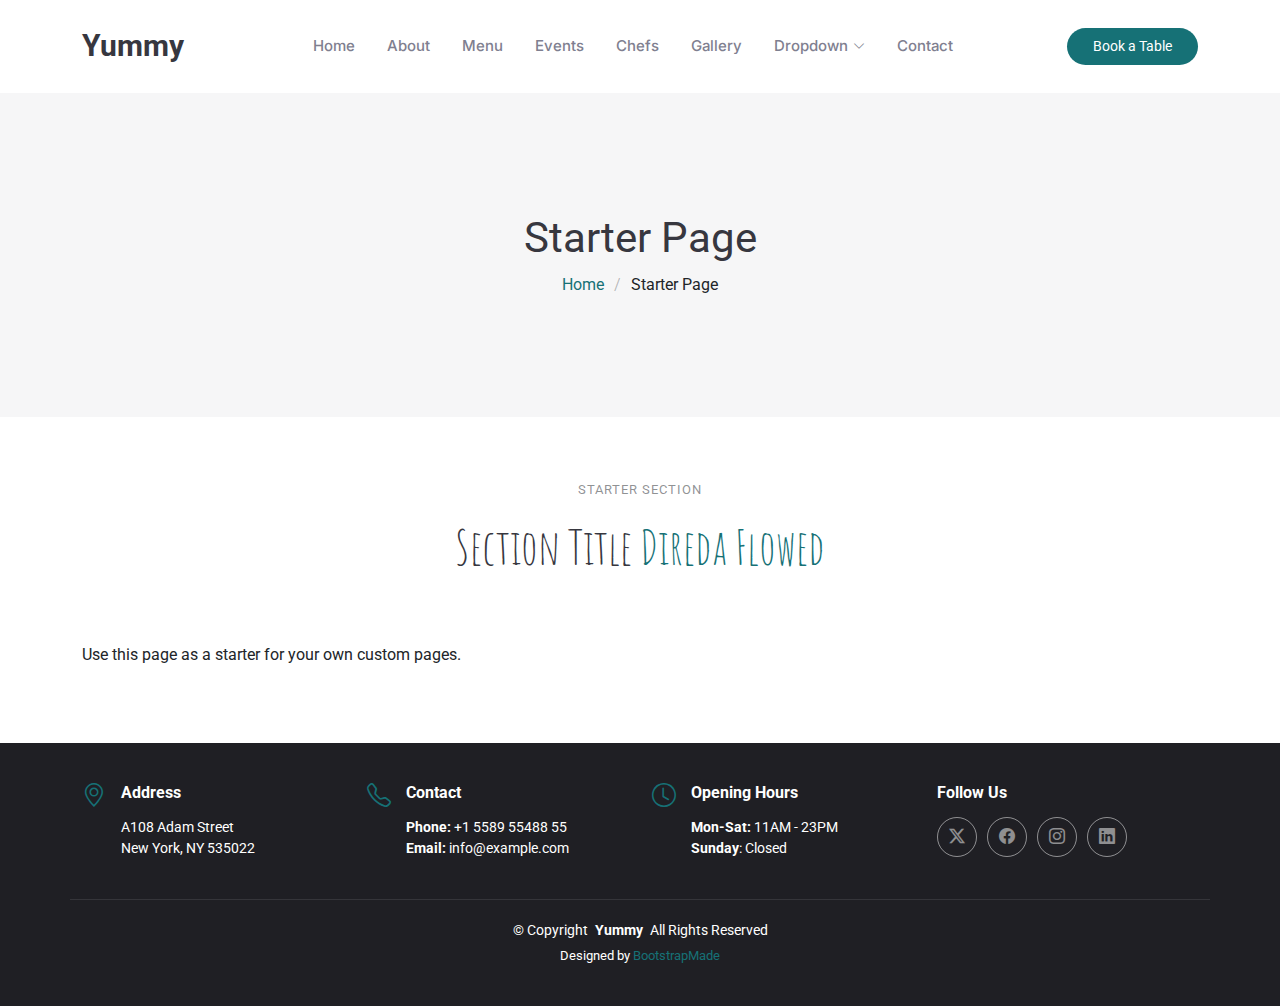
<file: starter-page.html>
<!DOCTYPE html>
<html lang="en">

<head>
  <meta charset="utf-8">
  <meta content="width=device-width, initial-scale=1.0" name="viewport">
  <title>Starter Page - Yummy Bootstrap Template</title>
  <meta name="description" content="">
  <meta name="keywords" content="">

  <!-- Favicons -->
  <link href="assets/img/favicon.png" rel="icon">
  <link href="img/logo1.png" rel="apple-touch-icon">

  <!-- Fonts -->
  <link href="https://fonts.googleapis.com" rel="preconnect">
  <link href="https://fonts.gstatic.com" rel="preconnect" crossorigin>
  <link
    href="https://fonts.googleapis.com/css2?family=Roboto:ital,wght@0,100;0,300;0,400;0,500;0,700;0,900;1,100;1,300;1,400;1,500;1,700;1,900&family=Inter:wght@100;200;300;400;500;600;700;800;900&family=Amatic+SC:wght@400;700&display=swap"
    rel="stylesheet">

  <!-- Vendor CSS Files -->

  <link href="assets/vendor/bootstrap/css/bootstrap.min.css" rel="stylesheet">
  <link href="assets/vendor/bootstrap-icons/bootstrap-icons.css" rel="stylesheet">
  <link href="assets/vendor/aos/aos.css" rel="stylesheet">
  <link href="assets/vendor/glightbox/css/glightbox.min.css" rel="stylesheet">
  <link href="assets/vendor/swiper/swiper-bundle.min.css" rel="stylesheet">

  <!-- Main CSS File -->
  <link href="assets/css/main.css" rel="stylesheet">

  <!-- =======================================================
  * Template Name: Yummy
  * Template URL: https://bootstrapmade.com/yummy-bootstrap-restaurant-website-template/
  * Updated: Aug 07 2024 with Bootstrap v5.3.3
  * Author: BootstrapMade.com
  * License: https://bootstrapmade.com/license/
  ======================================================== -->
  <!-- Google tag (gtag.js) -->
  <script async src="https://www.googletagmanager.com/gtag/js?id=G-FQHSNC2VTP"></script>
  <script>
    window.dataLayer = window.dataLayer || [];
    function gtag() { dataLayer.push(arguments); }
    gtag('js', new Date());

    gtag('config', 'G-FQHSNC2VTP');
  </script>

</head>


<body class="starter-page-page">

  <header id="header" class="header d-flex align-items-center sticky-top">
    <div class="container position-relative d-flex align-items-center justify-content-between">

      <a href="index.html" class="logo d-flex align-items-center me-auto me-xl-0">
        <!-- Uncomment the line below if you also wish to use an image logo -->
        <!-- <img src="assets/img/logo.png" alt=""> -->
        <h1 class="sitename">Yummy</h1>

      </a>

      <nav id="navmenu" class="navmenu">
        <ul>
          <li><a href="#hero">Home<br></a></li>
          <li><a href="#about">About</a></li>
          <li><a href="#menu">Menu</a></li>
          <li><a href="#events">Events</a></li>
          <li><a href="#chefs">Chefs</a></li>
          <li><a href="#gallery">Gallery</a></li>
          <li class="dropdown"><a href="#"><span>Dropdown</span> <i class="bi bi-chevron-down toggle-dropdown"></i></a>
            <ul>
              <li><a href="#">Dropdown 1</a></li>
              <li class="dropdown"><a href="#"><span>Deep Dropdown</span> <i
                    class="bi bi-chevron-down toggle-dropdown"></i></a>
                <ul>
                  <li><a href="#">Deep Dropdown 1</a></li>
                  <li><a href="#">Deep Dropdown 2</a></li>
                  <li><a href="#">Deep Dropdown 3</a></li>
                  <li><a href="#">Deep Dropdown 4</a></li>
                  <li><a href="#">Deep Dropdown 5</a></li>
                </ul>
              </li>
              <li><a href="#">Dropdown 2</a></li>
              <li><a href="#">Dropdown 3</a></li>
              <li><a href="#">Dropdown 4</a></li>
            </ul>
          </li>
          <li><a href="#contact">Contact</a></li>
        </ul>
        <i class="mobile-nav-toggle d-xl-none bi bi-list"></i>
      </nav>

      <a class="btn-getstarted" href="index.html#book-a-table">Book a Table</a>

    </div>
  </header>

  <main class="main">

    <!-- Page Title -->
    <div class="page-title" data-aos="fade">
      <div class="container">
        <h1>Starter Page</h1>
        <nav class="breadcrumbs">
          <ol>
            <li><a href="index.html">Home</a></li>
            <li class="current">Starter Page</li>
          </ol>
        </nav>
      </div>
    </div><!-- End Page Title -->

    <!-- Starter Section Section -->
    <section id="starter-section" class="starter-section section">

      <!-- Section Title -->
      <div class="container section-title" data-aos="fade-up">
        <h2>Starter Section</h2>
        <p><span>Section Title</span> <span class="description-title">Direda Flowed</span></p>
      </div><!-- End Section Title -->

      <div class="container" data-aos="fade-up">
        <p>Use this page as a starter for your own custom pages.</p>
      </div>

    </section><!-- /Starter Section Section -->

  </main>

  <footer id="footer" class="footer dark-background">

    <div class="container">
      <div class="row gy-3">
        <div class="col-lg-3 col-md-6 d-flex">
          <i class="bi bi-geo-alt icon"></i>
          <div class="address">
            <h4>Address</h4>
            <p>A108 Adam Street</p>
            <p>New York, NY 535022</p>
            <p></p>
          </div>

        </div>

        <div class="col-lg-3 col-md-6 d-flex">
          <i class="bi bi-telephone icon"></i>
          <div>
            <h4>Contact</h4>
            <p>
              <strong>Phone:</strong> <span>+1 5589 55488 55</span><br>
              <strong>Email:</strong> <span>info@example.com</span><br>
            </p>
          </div>
        </div>

        <div class="col-lg-3 col-md-6 d-flex">
          <i class="bi bi-clock icon"></i>
          <div>
            <h4>Opening Hours</h4>
            <p>
              <strong>Mon-Sat:</strong> <span>11AM - 23PM</span><br>
              <strong>Sunday</strong>: <span>Closed</span>
            </p>
          </div>
        </div>

        <div class="col-lg-3 col-md-6">
          <h4>Follow Us</h4>
          <div class="social-links d-flex">
            <a href="#" class="twitter"><i class="bi bi-twitter-x"></i></a>
            <a href="#" class="facebook"><i class="bi bi-facebook"></i></a>
            <a href="#" class="instagram"><i class="bi bi-instagram"></i></a>
            <a href="#" class="linkedin"><i class="bi bi-linkedin"></i></a>
          </div>
        </div>

      </div>
    </div>

    <div class="container copyright text-center mt-4">
      <p>© <span>Copyright</span> <strong class="px-1 sitename">Yummy</strong> <span>All Rights Reserved</span></p>
      <div class="credits">
        <!-- All the links in the footer should remain intact. -->
        <!-- You can delete the links only if you've purchased the pro version. -->
        <!-- Licensing information: https://bootstrapmade.com/license/ -->
        <!-- Purchase the pro version with working PHP/AJAX contact form: [buy-url] -->
        Designed by <a href="https://bootstrapmade.com/">BootstrapMade</a>
      </div>
    </div>

  </footer>

  <!-- Scroll Top -->
  <a href="#" id="scroll-top" class="scroll-top d-flex align-items-center justify-content-center"><i
      class="bi bi-arrow-up-short"></i></a>

  <!-- Preloader -->
  <div id="preloader"></div>

  <!-- Vendor JS Files -->
  <script src="assets/vendor/bootstrap/js/bootstrap.bundle.min.js"></script>
  <script src="assets/vendor/aos/aos.js"></script>
  <script src="assets/vendor/glightbox/js/glightbox.min.js"></script>
  <script src="assets/vendor/purecounter/purecounter_vanilla.js"></script>
  <script src="assets/vendor/swiper/swiper-bundle.min.js"></script>

  <!-- Main JS File -->
  <script src="assets/js/main.js" defer></script>

</body>

</html>
</file>
<file: assets/css/main.css>
/**
* Template Name: Yummy
* Template URL: https://bootstrapmade.com/yummy-bootstrap-restaurant-website-template/
* Updated: Aug 07 2024 with Bootstrap v5.3.3
* Author: BootstrapMade.com
* License: https://bootstrapmade.com/license/
*/

/*--------------------------------------------------------------
# Font & Color Variables
# Help: https://bootstrapmade.com/color-system/
--------------------------------------------------------------*/
/* Fonts */
:root {
  --default-font: "Roboto",  system-ui, -apple-system, "Segoe UI", Roboto, "Helvetica Neue", Arial, "Noto Sans", "Liberation Sans", sans-serif, "Apple Color Emoji", "Segoe UI Emoji", "Segoe UI Symbol", "Noto Color Emoji";
  --heading-font: "Amatic SC",  sans-serif;
  --nav-font: "Inter",  sans-serif;
}

/* Global Colors - The following color variables are used throughout the website. Updating them here will change the color scheme of the entire website */
:root { 
  --background-color: #ffffff; /* Background color for the entire website, including individual sections */
  --default-color: #212529; /* Default color used for the majority of the text content across the entire website */
  --heading-color: #37373f; /* Color for headings, subheadings and title throughout the website */
  --accent-color: #167176; /* Accent color that represents your brand on the website. It's used for buttons, links, and other elements that need to stand out */
  --surface-color: #ffffff; /* The surface color is used as a background of boxed elements within sections, such as cards, icon boxes, or other elements that require a visual separation from the global background. */
  --contrast-color: #ffffff; /* Contrast color for text, ensuring readability against backgrounds of accent, heading, or default colors. */
}

/* Nav Menu Colors - The following color variables are used specifically for the navigation menu. They are separate from the global colors to allow for more customization options */
:root {
  --nav-color: #7f7f90;  /* The default color of the main navmenu links */
  --nav-hover-color: #167176; /* Applied to main navmenu links when they are hovered over or active */
  --nav-mobile-background-color: #ffffff; /* Used as the background color for mobile navigation menu */
  --nav-dropdown-background-color: #ffffff; /* Used as the background color for dropdown items that appear when hovering over primary navigation items */
  --nav-dropdown-color: #7f7f90; /* Used for navigation links of the dropdown items in the navigation menu. */
  --nav-dropdown-hover-color: #167176; /* Similar to --nav-hover-color, this color is applied to dropdown navigation links when they are hovered over. */
}

/* Color Presets - These classes override global colors when applied to any section or element, providing reuse of the sam color scheme. */

.light-background {
  --background-color: #f2f2f2;
  --surface-color: #ffffff;
}

.dark-background {
  --background-color: #1f1f24;
  --default-color: #ffffff;
  --heading-color: #ffffff;
  --surface-color: #37373f;
  --contrast-color: #ffffff;
}

/* Smooth scroll */
:root {
  scroll-behavior: smooth;
}

/*--------------------------------------------------------------
# General Styling & Shared Classes
--------------------------------------------------------------*/
body {
  color: var(--default-color);
  background-color: var(--background-color);
  font-family: var(--default-font);
}

a {
  color: var(--accent-color);
  text-decoration: none;
  transition: 0.3s;
}

a:hover {
  color: color-mix(in srgb, var(--accent-color), transparent 25%);
  text-decoration: none;
}

h1,
h2,
h3,
h4,
h5,
h6 {
  color: var(--heading-color);
  font-family: var(--heading-font);
}

/* Pulsating Play Button
------------------------------*/
.pulsating-play-btn {
  width: 94px;
  height: 94px;
  background: radial-gradient(var(--accent-color) 50%, color-mix(in srgb, var(--accent-color), transparent 75%) 52%);
  border-radius: 50%;
  display: block;
  position: relative;
  overflow: hidden;
}

.pulsating-play-btn:before {
  content: "";
  position: absolute;
  width: 120px;
  height: 120px;
  animation-delay: 0s;
  animation: pulsate-play-btn 2s;
  animation-direction: forwards;
  animation-iteration-count: infinite;
  animation-timing-function: steps;
  opacity: 1;
  border-radius: 50%;
  border: 5px solid color-mix(in srgb, var(--accent-color), transparent 30%);
  top: -15%;
  left: -15%;
  background: rgba(198, 16, 0, 0);
}

.pulsating-play-btn:after {
  content: "";
  position: absolute;
  left: 50%;
  top: 50%;
  transform: translateX(-40%) translateY(-50%);
  width: 0;
  height: 0;
  border-top: 10px solid transparent;
  border-bottom: 10px solid transparent;
  border-left: 15px solid #fff;
  z-index: 100;
  transition: all 400ms cubic-bezier(0.55, 0.055, 0.675, 0.19);
}

.pulsating-play-btn:hover:before {
  content: "";
  position: absolute;
  left: 50%;
  top: 50%;
  transform: translateX(-40%) translateY(-50%);
  width: 0;
  height: 0;
  border: none;
  border-top: 10px solid transparent;
  border-bottom: 10px solid transparent;
  border-left: 15px solid #fff;
  z-index: 200;
  animation: none;
  border-radius: 0;
}

.pulsating-play-btn:hover:after {
  border-left: 15px solid var(--accent-color);
  transform: scale(20);
}

@keyframes pulsate-play-btn {
  0% {
    transform: scale(0.6, 0.6);
    opacity: 1;
  }

  100% {
    transform: scale(1, 1);
    opacity: 0;
  }
}

/* PHP Email Form Messages
------------------------------*/
.php-email-form .error-message {
  display: none;
  background: #df1529;
  color: #ffffff;
  text-align: left;
  padding: 15px;
  margin-bottom: 24px;
  font-weight: 600;
}

.php-email-form .sent-message {
  display: none;
  color: #ffffff;
  background: #059652;
  text-align: center;
  padding: 15px;
  margin-bottom: 24px;
  font-weight: 600;
}

.php-email-form .loading {
  display: none;
  background: var(--surface-color);
  text-align: center;
  padding: 15px;
  margin-bottom: 24px;
}

.php-email-form .loading:before {
  content: "";
  display: inline-block;
  border-radius: 50%;
  width: 24px;
  height: 24px;
  margin: 0 10px -6px 0;
  border: 3px solid var(--accent-color);
  border-top-color: var(--surface-color);
  animation: php-email-form-loading 1s linear infinite;
}

@keyframes php-email-form-loading {
  0% {
    transform: rotate(0deg);
  }

  100% {
    transform: rotate(360deg);
  }
}

/*--------------------------------------------------------------
# Global Header
--------------------------------------------------------------*/
.header {
  color: var(--default-color);
  background-color: var(--background-color);
  padding: 20px 0;
  transition: all 0.5s;
  z-index: 997;
}

.header .logo {
  line-height: 1;
}

.header .logo img {
  max-height: 36px;
  margin-right: 8px;
}

.header .logo h1 {
  font-size: 30px;
  margin: 0;
  font-weight: 700;
  color: var(--heading-color);
  font-family: var(--default-font);
}

.header .logo span {
  color: var(--accent-color);
  font-size: 36px;
}

.header .btn-getstarted,
.header .btn-getstarted:focus {
  color: var(--contrast-color);
  background: var(--accent-color);
  font-size: 14px;
  padding: 8px 26px;
  margin: 0;
  border-radius: 50px;
  transition: 0.3s;
}

.header .btn-getstarted:hover,
.header .btn-getstarted:focus:hover {
  color: var(--contrast-color);
  background: color-mix(in srgb, var(--accent-color), transparent 15%);
}

@media (max-width: 1200px) {
  .header .logo {
    order: 1;
  }

  .header .btn-getstarted {
    order: 2;
    margin: 0 15px 0 0;
    padding: 6px 20px;
  }

  .header .navmenu {
    order: 3;
  }
}

.scrolled .header {
  box-shadow: 0px 0 18px rgba(0, 0, 0, 0.1);
}

/*--------------------------------------------------------------
# Navigation Menu
--------------------------------------------------------------*/
/* Desktop Navigation */
@media (min-width: 1200px) {
  .navmenu {
    padding: 0;
  }

  .navmenu ul {
    margin: 0;
    padding: 0;
    display: flex;
    list-style: none;
    align-items: center;
  }

  .navmenu li {
    position: relative;
  }

  .navmenu>ul>li {
    white-space: nowrap;
    padding: 15px 14px;
  }

  .navmenu>ul>li:last-child {
    padding-right: 0;
  }

  .navmenu a,
  .navmenu a:focus {
    color: var(--nav-color);
    font-size: 15px;
    padding: 0 2px;
    font-family: var(--nav-font);
    font-weight: 500;
    display: flex;
    align-items: center;
    justify-content: space-between;
    white-space: nowrap;
    transition: 0.3s;
    position: relative;
  }

  .navmenu a i,
  .navmenu a:focus i {
    font-size: 12px;
    line-height: 0;
    margin-left: 5px;
    transition: 0.3s;
  }

  .navmenu>ul>li>a:before {
    content: "";
    position: absolute;
    height: 2px;
    bottom: -6px;
    left: 0;
    background-color: var(--nav-hover-color);
    visibility: hidden;
    width: 0px;
    transition: all 0.3s ease-in-out 0s;
  }

  .navmenu a:hover:before,
  .navmenu li:hover>a:before,
  .navmenu .active:before {
    visibility: visible;
    width: 100%;
  }

  .navmenu li:hover>a,
  .navmenu .active,
  .navmenu .active:focus {
    color: color-mix(in srgb, var(--nav-color) 80%, black 50%);
  }

  .navmenu .dropdown ul {
    margin: 0;
    padding: 10px 0;
    background: var(--nav-dropdown-background-color);
    display: block;
    position: absolute;
    visibility: hidden;
    left: 14px;
    top: 130%;
    opacity: 0;
    transition: 0.3s;
    border-radius: 4px;
    z-index: 99;
    box-shadow: 0px 0px 30px rgba(0, 0, 0, 0.1);
  }

  .navmenu .dropdown ul li {
    min-width: 200px;
  }

  .navmenu .dropdown ul a {
    padding: 10px 20px;
    font-size: 15px;
    text-transform: none;
    color: var(--nav-dropdown-color);
  }

  .navmenu .dropdown ul a i {
    font-size: 12px;
  }

  .navmenu .dropdown ul a:hover,
  .navmenu .dropdown ul .active:hover,
  .navmenu .dropdown ul li:hover>a {
    color: var(--nav-dropdown-hover-color);
  }

  .navmenu .dropdown:hover>ul {
    opacity: 1;
    top: 100%;
    visibility: visible;
  }

  .navmenu .dropdown .dropdown ul {
    top: 0;
    left: -90%;
    visibility: hidden;
  }

  .navmenu .dropdown .dropdown:hover>ul {
    opacity: 1;
    top: 0;
    left: -100%;
    visibility: visible;
  }
}

/* Mobile Navigation */
@media (max-width: 1199px) {
  .mobile-nav-toggle {
    color: var(--nav-color);
    font-size: 28px;
    line-height: 0;
    margin-right: 10px;
    cursor: pointer;
    transition: color 0.3s;
  }

  .navmenu {
    padding: 0;
    z-index: 9997;
  }

  .navmenu ul {
    display: none;
    list-style: none;
    position: absolute;
    inset: 60px 20px 20px 20px;
    padding: 10px 0;
    margin: 0;
    border-radius: 6px;
    background-color: var(--nav-mobile-background-color);
    border: 1px solid color-mix(in srgb, var(--default-color), transparent 90%);
    box-shadow: none;
    overflow-y: auto;
    transition: 0.3s;
    z-index: 9998;
  }

  .navmenu a,
  .navmenu a:focus {
    color: var(--nav-dropdown-color);
    padding: 10px 20px;
    font-family: var(--nav-font);
    font-size: 17px;
    font-weight: 500;
    display: flex;
    align-items: center;
    justify-content: space-between;
    white-space: nowrap;
    transition: 0.3s;
  }

  .navmenu a i,
  .navmenu a:focus i {
    font-size: 12px;
    line-height: 0;
    margin-left: 5px;
    width: 30px;
    height: 30px;
    display: flex;
    align-items: center;
    justify-content: center;
    border-radius: 50%;
    transition: 0.3s;
    background-color: color-mix(in srgb, var(--accent-color), transparent 90%);
  }

  .navmenu a i:hover,
  .navmenu a:focus i:hover {
    background-color: var(--accent-color);
    color: var(--contrast-color);
  }

  .navmenu a:hover,
  .navmenu .active,
  .navmenu .active:focus {
    color: var(--nav-dropdown-hover-color);
  }

  .navmenu .active i,
  .navmenu .active:focus i {
    background-color: var(--accent-color);
    color: var(--contrast-color);
    transform: rotate(180deg);
  }

  .navmenu .dropdown ul {
    position: static;
    display: none;
    z-index: 99;
    padding: 10px 0;
    margin: 10px 20px;
    background-color: var(--nav-dropdown-background-color);
    transition: all 0.5s ease-in-out;
  }

  .navmenu .dropdown ul ul {
    background-color: rgba(33, 37, 41, 0.1);
  }

  .navmenu .dropdown>.dropdown-active {
    display: block;
    background-color: rgba(33, 37, 41, 0.03);
  }

  .mobile-nav-active {
    overflow: hidden;
  }

  .mobile-nav-active .mobile-nav-toggle {
    color: #fff;
    position: absolute;
    font-size: 32px;
    top: 15px;
    right: 15px;
    margin-right: 0;
    z-index: 9999;
  }

  .mobile-nav-active .navmenu {
    position: fixed;
    overflow: hidden;
    inset: 0;
    background: rgba(33, 37, 41, 0.8);
    transition: 0.3s;
  }

  .mobile-nav-active .navmenu>ul {
    display: block;
  }
}

/*--------------------------------------------------------------
# Global Footer
--------------------------------------------------------------*/
.footer {
  --heading-font: var(--default-font);
  color: var(--default-color);
  background-color: var(--background-color);
  font-size: 14px;
  padding: 40px 0;
  position: relative;
}

.footer .icon {
  color: var(--accent-color);
  margin-right: 15px;
  font-size: 24px;
  line-height: 0;
}

.footer h4 {
  font-size: 16px;
  font-weight: 700;
  margin-bottom: 15px;
}

.footer .address p {
  margin-bottom: 0px;
}

.footer .social-links a {
  display: flex;
  align-items: center;
  justify-content: center;
  width: 40px;
  height: 40px;
  border-radius: 50%;
  border: 1px solid color-mix(in srgb, var(--default-color), transparent 50%);
  font-size: 16px;
  color: color-mix(in srgb, var(--default-color), transparent 50%);
  margin-right: 10px;
  transition: 0.3s;
}

.footer .social-links a:hover {
  color: var(--accent-color);
  border-color: var(--accent-color);
}

.footer .copyright {
  padding-top: 20px;
  border-top: 1px solid color-mix(in srgb, var(--default-color), transparent 90%);
}

.footer .copyright p {
  margin-bottom: 0;
}

.footer .credits {
  margin-top: 5px;
  font-size: 13px;
}

/*--------------------------------------------------------------
# Preloader
--------------------------------------------------------------*/
#preloader {
  position: fixed;
  inset: 0;
  z-index: 9999;
  overflow: hidden;
  background-color: var(--background-color);
  transition: all 0.6s ease-out;
  width: 100%;
  height: 100vh;
}

#preloader:before,
#preloader:after {
  content: "";
  position: absolute;
  border: 4px solid var(--accent-color);
  border-radius: 50%;
  animation: animate-preloader 2s cubic-bezier(0, 0.2, 0.8, 1) infinite;
}

#preloader:after {
  animation-delay: -0.5s;
}

@keyframes animate-preloader {
  0% {
    width: 10px;
    height: 10px;
    top: calc(50% - 5px);
    left: calc(50% - 5px);
    opacity: 1;
  }

  100% {
    width: 72px;
    height: 72px;
    top: calc(50% - 36px);
    left: calc(50% - 36px);
    opacity: 0;
  }
}

/*--------------------------------------------------------------
# Scroll Top Button
--------------------------------------------------------------*/
.scroll-top {
  position: fixed;
  visibility: hidden;
  opacity: 0;
  right: 15px;
  bottom: -15px;
  z-index: 99999;
  background-color: var(--accent-color);
  width: 44px;
  height: 44px;
  border-radius: 50px;
  transition: all 0.4s;
}

.scroll-top i {
  font-size: 24px;
  color: var(--contrast-color);
  line-height: 0;
}

.scroll-top:hover {
  background-color: color-mix(in srgb, var(--accent-color), transparent 20%);
  color: var(--contrast-color);
}

.scroll-top.active {
  visibility: visible;
  opacity: 1;
  bottom: 15px;
}

/*--------------------------------------------------------------
# Disable aos animation delay on mobile devices
--------------------------------------------------------------*/
@media screen and (max-width: 768px) {
  [data-aos-delay] {
    transition-delay: 0 !important;
  }
}

/*--------------------------------------------------------------
# Global Page Titles & Breadcrumbs
--------------------------------------------------------------*/
.page-title {
  --background-color: color-mix(in srgb, var(--default-color), transparent 96%);
  color: var(--default-color);
  background-color: var(--background-color);
  padding: 120px 0;
  text-align: center;
  position: relative;
}

.page-title h1 {
  font-size: 42px;
  font-weight: 400;
  margin-bottom: 10px;
  font-family: var(--default-font);
}

.page-title .breadcrumbs ol {
  display: flex;
  flex-wrap: wrap;
  list-style: none;
  justify-content: center;
  padding: 0;
  margin: 0;
  font-size: 16px;
  font-weight: 400;
}

.page-title .breadcrumbs ol li+li {
  padding-left: 10px;
}

.page-title .breadcrumbs ol li+li::before {
  content: "/";
  display: inline-block;
  padding-right: 10px;
  color: color-mix(in srgb, var(--default-color), transparent 70%);
}

/*--------------------------------------------------------------
# Global Sections
--------------------------------------------------------------*/
section,
.section {
  color: var(--default-color);
  background-color: var(--background-color);
  padding: 60px 0;
  scroll-margin-top: 92px;
  overflow: clip;
}

@media (max-width: 1199px) {

  section,
  .section {
    scroll-margin-top: 56px;
  }
}

/*--------------------------------------------------------------
# Global Section Titles
--------------------------------------------------------------*/
.section-title {
  text-align: center;
  padding-bottom: 60px;
  position: relative;
}

.section-title h2 {
  font-size: 13px;
  letter-spacing: 1px;
  font-weight: 400;
  padding: 0;
  margin: 0;
  color: color-mix(in srgb, var(--default-color), transparent 50%);
  display: inline-block;
  text-transform: uppercase;
  font-family: var(--default-font);
}

.section-title p {
  color: var(--heading-color);
  margin: 10px 0 0 0;
  font-size: 48px;
  font-weight: 500;
  font-family: var(--heading-font);
}

.section-title p .description-title {
  color: var(--accent-color);
}

/*--------------------------------------------------------------
# Hero Section
--------------------------------------------------------------*/
.hero {
  width: 100%;
  min-height: 60vh;
  position: relative;
  padding: 60px 0;
  display: flex;
  align-items: center;
}

.hero h1 {
  margin: 0;
  font-size: 64px;
  font-weight: 700;
}

.hero p {
  color: color-mix(in srgb, var(--default-color), transparent 30%);
  margin: 5px 0 30px 0;
  font-size: 20px;
  font-weight: 400;
}

.hero .btn-get-started {
  color: var(--contrast-color);
  background: var(--accent-color);
  font-weight: 400;
  font-size: 15px;
  letter-spacing: 1px;
  display: inline-block;
  padding: 10px 28px 12px 28px;
  border-radius: 50px;
  transition: 0.5s;
  box-shadow: 0 8px 28px rgba(0, 0, 0, 0.1);
}

.hero .btn-get-started:hover {
  color: var(--contrast-color);
  background: color-mix(in srgb, var(--accent-color), transparent 15%);
  box-shadow: 0 8px 28px rgba(0, 0, 0, 0.1);
}

.hero .btn-watch-video {
  font-size: 16px;
  transition: 0.5s;
  margin-left: 25px;
  color: var(--default-color);
  font-weight: 500;
}

.hero .btn-watch-video i {
  color: var(--accent-color);
  font-size: 32px;
  transition: 0.3s;
  line-height: 0;
  margin-right: 8px;
}

.hero .btn-watch-video:hover {
  color: var(--accent-color);
}

.hero .btn-watch-video:hover i {
  color: color-mix(in srgb, var(--accent-color), transparent 15%);
}

.hero .animated {
  animation: up-down 2s ease-in-out infinite alternate-reverse both;
}

@media (max-width: 640px) {
  .hero h1 {
    font-size: 28px;
    line-height: 36px;
  }

  .hero p {
    font-size: 18px;
    line-height: 24px;
    margin-bottom: 30px;
  }

  .hero .btn-get-started,
  .hero .btn-watch-video {
    font-size: 13px;
  }
}

@keyframes up-down {
  0% {
    transform: translateY(10px);
  }

  100% {
    transform: translateY(-10px);
  }
}

/*--------------------------------------------------------------
# About Section
--------------------------------------------------------------*/
.about h3 {
  font-weight: 700;
  font-size: 28px;
  margin-bottom: 20px;
}

.about .book-a-table {
  text-align: center;
  border: 4px solid color-mix(in srgb, var(--default-color), transparent 30%);
  padding: 22px;
}

.about .book-a-table h3 {
  font-family: var(--default-font);
  margin: 0 0 0 0;
  font-size: 24px;
}

.about .book-a-table p {
  color: var(--accent-color);
  font-weight: 500;
  font-size: 28px;
  margin: 0;
}

.about .fst-italic {
  color: color-mix(in srgb, var(--default-color), var(--contrast-color) 50%);
}

.about .content ul {
  list-style: none;
  padding: 0;
}

.about .content ul li {
  padding: 0 0 10px 30px;
  position: relative;
}

.about .content ul i {
  position: absolute;
  font-size: 20px;
  left: 0;
  top: -3px;
  color: var(--accent-color);
}

.about .content p:last-child {
  margin-bottom: 0;
}

.about .pulsating-play-btn {
  position: absolute;
  left: calc(50% - 47px);
  top: calc(50% - 47px);
}

/*--------------------------------------------------------------
# Why Us Section
--------------------------------------------------------------*/
.why-us .why-box {
  color: var(--contrast-color);
  background: var(--accent-color);
  padding: 30px;
}

.why-us .why-box h3 {
  color: var(--contrast-color);
  font-family: var(--default-font);
  font-weight: 700;
  font-size: 34px;
  margin-bottom: 30px;
}

.why-us .why-box p {
  margin-bottom: 30px;
}

.why-us .why-box .more-btn {
  display: inline-block;
  background: color-mix(in srgb, var(--contrast-color), transparent 85%);
  padding: 8px 40px 10px 40px;
  color: var(--contrast-color);
  transition: all ease-in-out 0.4s;
  border-radius: 50px;
}

.why-us .why-box .more-btn i {
  font-size: 14px;
}

.why-us .why-box .more-btn:hover {
  color: var(--accent-color);
  background: var(--surface-color);
}

.why-us .icon-box {
  background-color: var(--surface-color);
  text-align: center;
  padding: 40px 30px;
  width: 100%;
  height: 100%;
  border: 1px solid color-mix(in srgb, var(--default-color), transparent 90%);
}

.why-us .icon-box i {
  color: var(--accent-color);
  font-size: 32px;
  margin-bottom: 30px;
  background: color-mix(in srgb, var(--accent-color), transparent 95%);
  border-radius: 50px;
  display: flex;
  align-items: center;
  justify-content: center;
  width: 72px;
  height: 72px;
  transition: 0.3s;
}

.why-us .icon-box h4 {
  font-size: 20px;
  font-weight: 500;
  margin: 0 0 30px 0;
  font-family: var(--default-font);
}

.why-us .icon-box p {
  font-size: 15px;
  color: color-mix(in srgb, var(--default-color), transparent 30%);
}

.why-us .icon-box:hover i {
  color: var(--contrast-color);
  background: var(--accent-color);
}

/*--------------------------------------------------------------
# Stats Section
--------------------------------------------------------------*/
.stats {
  position: relative;
  padding: 120px 0;
}

.stats img {
  position: absolute;
  inset: 0;
  display: block;
  width: 100%;
  height: 100%;
  object-fit: cover;
  z-index: 1;
}

.stats:before {
  content: "";
  background: color-mix(in srgb, var(--background-color), transparent 40%);
  position: absolute;
  inset: 0;
  z-index: 2;
}

.stats .container {
  position: relative;
  z-index: 3;
}

.stats .stats-item {
  padding: 30px;
  width: 100%;
}

.stats .stats-item span {
  font-size: 48px;
  display: block;
  color: var(--default-color);
  font-weight: 700;
}

.stats .stats-item p {
  padding: 0;
  margin: 0;
  font-size: 16px;
  font-weight: 700;
  color: color-mix(in srgb, var(--default-color), transparent 40%);
}

/*--------------------------------------------------------------
# Menu Section
--------------------------------------------------------------*/
.menu .nav-tabs {
  border: 0;
}

.menu .nav-link {
  background-color: var(--background-color);
  color: color-mix(in srgb, var(--default-color), transparent 20%);
  margin: 0 15px;
  padding: 10px 5px;
  transition: 0.3s;
  border-radius: 0;
  cursor: pointer;
  height: 100%;
  border: 0;
  border-bottom: 2px solid color-mix(in srgb, var(--default-color), transparent 80%);
}

@media (max-width: 575px) {
  .menu .nav-link {
    margin: 0 10px;
    padding: 10px 0;
  }
}

.menu .nav-link i {
  padding-right: 15px;
  font-size: 48px;
}

.menu .nav-link h4 {
  font-size: 18px;
  font-weight: 400;
  margin: 0;
  font-family: var(--default-font);
}

@media (max-width: 575px) {
  .menu .nav-link h4 {
    font-size: 16px;
  }
}

.menu .nav-link:hover {
  color: var(--accent-color);
  border-color: var(--accent-color);
}

.menu .nav-link.active {
  background-color: var(--background-color);
  color: var(--accent-color);
  border-color: var(--accent-color);
}

.menu .tab-content .tab-header {
  padding: 30px 0;
}

.menu .tab-content .tab-header p {
  font-size: 14px;
  text-transform: uppercase;
  color: color-mix(in srgb, var(--default-color), transparent 20%);
  margin-bottom: 0;
}

.menu .tab-content .tab-header h3 {
  font-size: 48px;
  font-weight: 700;
  color: var(--accent-color);
}

.menu .tab-content .menu-item {
  text-align-last: center;
}

.menu .tab-content .menu-item .menu-img {
  padding: 0 60px;
  margin-bottom: 15px;
}

.menu .tab-content .menu-item h4 {
  font-size: 24px;
  font-weight: 400;
  margin-bottom: 5px;
  font-family: var(--default-font);
}

.menu .tab-content .menu-item .ingredients {
  font-family: var(--nav-font);
  color: color-mix(in srgb, var(--default-color), transparent 50%);
  margin-bottom: 5px;
}

.menu .tab-content .menu-item .price {
  font-size: 24px;
  font-weight: 700;
  color: var(--accent-color);
}

/*--------------------------------------------------------------
# Testimonials Section
--------------------------------------------------------------*/
.testimonials .testimonials-carousel,
.testimonials .testimonials-slider {
  overflow: hidden;
}

.testimonials .testimonial-item .testimonial-content {
  border-left: 3px solid var(--accent-color);
  padding-left: 30px;
}

.testimonials .testimonial-item .testimonial-img {
  border-radius: 50%;
  border: 4px solid var(--background-color);
  margin: 0 auto;
}

.testimonials .testimonial-item h3 {
  font-size: 20px;
  font-weight: bold;
  margin: 10px 0 5px 0;
}

.testimonials .testimonial-item h4 {
  font-size: 14px;
  color: color-mix(in srgb, var(--default-color), transparent 40%);
  margin: 0 0 10px 0;
}

.testimonials .testimonial-item .stars i {
  color: #ffc107;
  margin: 0 1px;
}

.testimonials .testimonial-item .quote-icon-left,
.testimonials .testimonial-item .quote-icon-right {
  color: color-mix(in srgb, var(--accent-color), transparent 50%);
  font-size: 26px;
  line-height: 0;
}

.testimonials .testimonial-item .quote-icon-left {
  display: inline-block;
  left: -5px;
  position: relative;
}

.testimonials .testimonial-item .quote-icon-right {
  display: inline-block;
  right: -5px;
  position: relative;
  top: 10px;
  transform: scale(-1, -1);
}

.testimonials .testimonial-item p {
  font-style: italic;
}

.testimonials .swiper-wrapper {
  height: auto;
}

.testimonials .swiper-pagination {
  margin-top: 30px;
  position: relative;
}

.testimonials .swiper-pagination .swiper-pagination-bullet {
  width: 12px;
  height: 12px;
  background-color: color-mix(in srgb, var(--default-color), transparent 85%);
  opacity: 1;
}

.testimonials .swiper-pagination .swiper-pagination-bullet-active {
  background-color: var(--accent-color);
}

/*--------------------------------------------------------------
# Events Section
--------------------------------------------------------------*/
.events .container-fluid {
  padding: 0;
}

.events .event-item {
  background-size: cover;
  background-position: cente;
  min-height: 600px;
  padding: 30px;
}

@media (max-width: 575px) {
  .events .event-item {
    min-height: 500px;
  }
}

.events .event-item:before {
  content: "";
  background: rgba(0, 0, 0, 0.6);
  position: absolute;
  inset: 0;
}

.events .event-item h3 {
  font-size: 24px;
  font-weight: 700;
  margin-bottom: 5px;
  color: #ffffff;
  position: relative;
}

.events .event-item .price {
  color: #ffffff;
  border-bottom: 2px solid var(--accent-color);
  font-size: 32px;
  font-weight: 700;
  margin-bottom: 15px;
  position: relative;
}

.events .event-item .description {
  margin-bottom: 0;
  color: rgba(255, 255, 255, 0.8);
  position: relative;
}

.events .swiper-wrapper {
  height: auto;
}

.events .swiper-pagination {
  margin-top: 20px;
  position: relative;
}

.events .swiper-pagination .swiper-pagination-bullet {
  width: 10px;
  height: 10px;
  background-color: color-mix(in srgb, var(--default-color), transparent 85%);
  opacity: 1;
}

.events .swiper-pagination .swiper-pagination-bullet-active {
  background-color: var(--accent-color);
}

/*--------------------------------------------------------------
# Chefs Section
--------------------------------------------------------------*/
.chefs .team-member {
  background-color: var(--surface-color);
  box-shadow: 0px 0 30px rgba(0, 0, 0, 0.1);
  overflow: hidden;
  text-align: center;
  border-radius: 5px;
  transition: 0.3s;
}

.chefs .team-member .member-img {
  position: relative;
  overflow: hidden;
}

.chefs .team-member .member-img:after {
  position: absolute;
  content: "";
  left: -1px;
  right: -1px;
  bottom: -1px;
  height: 100%;
  background-color: var(--surface-color);
  -webkit-mask: url("../img/team-shape.svg") no-repeat center bottom;
  mask: url("../img/team-shape.svg") no-repeat center bottom;
  -webkit-mask-size: contain;
  mask-size: contain;
  z-index: 1;
}

.chefs .team-member .social {
  position: absolute;
  right: -100%;
  top: 30px;
  opacity: 0;
  border-radius: 4px;
  transition: 0.5s;
  background: color-mix(in srgb, var(--background-color), transparent 60%);
  z-index: 2;
}

.chefs .team-member .social a {
  transition: color 0.3s;
  color: color-mix(in srgb, var(--default-color), transparent 50%);
  margin: 15px 12px;
  display: block;
  line-height: 0;
  text-align: center;
}

.chefs .team-member .social a:hover {
  color: var(--default-color);
}

.chefs .team-member .social i {
  font-size: 18px;
}

.chefs .team-member .member-info {
  padding: 10px 15px 20px 15px;
}

.chefs .team-member .member-info h4 {
  font-weight: 700;
  margin-bottom: 5px;
  font-size: 20px;
  font-family: var(--default-font);
}

.chefs .team-member .member-info span {
  display: block;
  font-size: 14px;
  font-weight: 400;
  color: color-mix(in srgb, var(--default-color), transparent 50%);
}

.chefs .team-member .member-info p {
  font-style: italic;
  font-size: 14px;
  padding-top: 15px;
  line-height: 26px;
  color: color-mix(in srgb, var(--default-color), transparent 30%);
}

.chefs .team-member:hover {
  transform: scale(1.08);
  box-shadow: 0px 0 30px rgba(0, 0, 0, 0.1);
}

.chefs .team-member:hover .social {
  right: 8px;
  opacity: 1;
}

/*--------------------------------------------------------------
# Book A Table Section
--------------------------------------------------------------*/
.book-a-table .reservation-img {
  min-height: 500px;
  background-size: cover;
  background-position: center;
}

.book-a-table .reservation-form-bg {
  background: color-mix(in srgb, var(--default-color), transparent 97%);
}

.book-a-table .php-email-form {
  padding: 30px;
}

@media (max-width: 575px) {
  .book-a-table .php-email-form {
    padding: 20px;
  }
}

.book-a-table .php-email-form input[type=text],
.book-a-table .php-email-form input[type=email],
.book-a-table .php-email-form input[type=number],
.book-a-table .php-email-form input[type=date],
.book-a-table .php-email-form input[type=time],
.book-a-table .php-email-form textarea {
  font-size: 14px;
  padding: 10px 15px;
  box-shadow: none;
  border-radius: 0;
  color: var(--default-color);
  background-color: color-mix(in srgb, var(--background-color), transparent 20%);
  border-color: color-mix(in srgb, var(--default-color), transparent 80%);
}

.book-a-table .php-email-form input[type=text]:focus,
.book-a-table .php-email-form input[type=email]:focus,
.book-a-table .php-email-form input[type=number]:focus,
.book-a-table .php-email-form input[type=date]:focus,
.book-a-table .php-email-form input[type=time]:focus,
.book-a-table .php-email-form textarea:focus {
  border-color: var(--accent-color);
}

.book-a-table .php-email-form input[type=text]::placeholder,
.book-a-table .php-email-form input[type=email]::placeholder,
.book-a-table .php-email-form input[type=number]::placeholder,
.book-a-table .php-email-form input[type=date]::placeholder,
.book-a-table .php-email-form input[type=time]::placeholder,
.book-a-table .php-email-form textarea::placeholder {
  color: color-mix(in srgb, var(--default-color), transparent 70%);
}

.book-a-table .php-email-form button[type=submit] {
  color: var(--contrast-color);
  background: var(--accent-color);
  border: 0;
  padding: 14px 60px;
  transition: 0.4s;
  border-radius: 4px;
}

.book-a-table .php-email-form button[type=submit]:hover {
  background: color-mix(in srgb, var(--accent-color), transparent 20%);
}

/*--------------------------------------------------------------
# Gallery Section
--------------------------------------------------------------*/
.gallery {
  overflow: hidden;
}

.gallery .swiper-wrapper {
  height: auto;
}

.gallery .swiper-pagination {
  margin-top: 20px;
  position: relative;
}

.gallery .swiper-pagination .swiper-pagination-bullet {
  background-color: color-mix(in srgb, var(--default-color), transparent 85%);
  border: 0;
  width: 12px;
  height: 12px;
  opacity: 1;
}

.gallery .swiper-pagination .swiper-pagination-bullet-active {
  background-color: var(--accent-color);
  opacity: 1;
}

.gallery .swiper-slide-active {
  text-align: center;
}

@media (min-width: 992px) {
  .gallery .swiper-wrapper {
    padding: 40px 0;
  }

  .gallery .swiper-slide-active {
    background: var(--background-color);
    border: 6px solid var(--accent-color);
    padding: 4px;
    z-index: 1;
    transform: scale(1.2);
    transition: none;
  }
}

/*--------------------------------------------------------------
# Contact Section
--------------------------------------------------------------*/
.contact .info-item {
  background-color: var(--surface-color);
  box-shadow: 0px 0px 20px rgba(0, 0, 0, 0.1);
  padding: 20px 30px;
}

.contact .info-item .icon {
  color: var(--contrast-color);
  background-color: var(--accent-color);
  width: 56px;
  height: 56px;
  font-size: 24px;
  display: flex;
  justify-content: center;
  align-items: center;
  transition: all 0.3s ease-in-out;
  border-radius: 50%;
  margin-right: 15px;
}

.contact .info-item h3 {
  font-size: 20px;
  font-weight: 700;
  margin: 0 0 5px 0;
  font-family: var(--default-font);
  color: color-mix(in srgb, var(--default-color), transparent 30%);
}

.contact .info-item p {
  padding: 0;
  margin-bottom: 0;
  font-size: 14px;
}

.contact .info-item .social-links a {
  font-size: 24px;
  display: inline-block;
  line-height: 1;
  margin: 4px 6px 0 0;
  transition: 0.3s;
  color: color-mix(in srgb, var(--default-color), transparent 50%);
}

.contact .info-item .social-links a:hover {
  color: var(--accent-color);
}

.contact .php-email-form {
  background-color: var(--surface-color);
  box-shadow: 0px 0px 20px rgba(0, 0, 0, 0.1);
  padding: 30px;
  margin-top: 30px;
}

@media (max-width: 575px) {
  .contact .php-email-form {
    padding: 20px;
  }
}

.contact .php-email-form input[type=text],
.contact .php-email-form input[type=email],
.contact .php-email-form textarea {
  color: var(--default-color);
  background-color: color-mix(in srgb, var(--surface-color), transparent 50%);
  border-color: color-mix(in srgb, var(--default-color), transparent 80%);
  font-size: 14px;
  padding: 10px 15px;
  box-shadow: none;
  border-radius: 0;
}

.contact .php-email-form input[type=text]:focus,
.contact .php-email-form input[type=email]:focus,
.contact .php-email-form textarea:focus {
  border-color: var(--accent-color);
}

.contact .php-email-form input[type=text]::placeholder,
.contact .php-email-form input[type=email]::placeholder,
.contact .php-email-form textarea::placeholder {
  color: color-mix(in srgb, var(--default-color), transparent 70%);
}

.contact .php-email-form button[type=submit] {
  color: var(--contrast-color);
  background: var(--accent-color);
  border: 0;
  padding: 10px 30px;
  transition: 0.4s;
  border-radius: 50px;
}

.contact .php-email-form button[type=submit]:hover {
  background: color-mix(in srgb, var(--accent-color), transparent 20%);
}

/*--------------------------------------------------------------
# Starter Section Section
--------------------------------------------------------------*/
.starter-section {
  /* Add your styles here */
}
</file>
